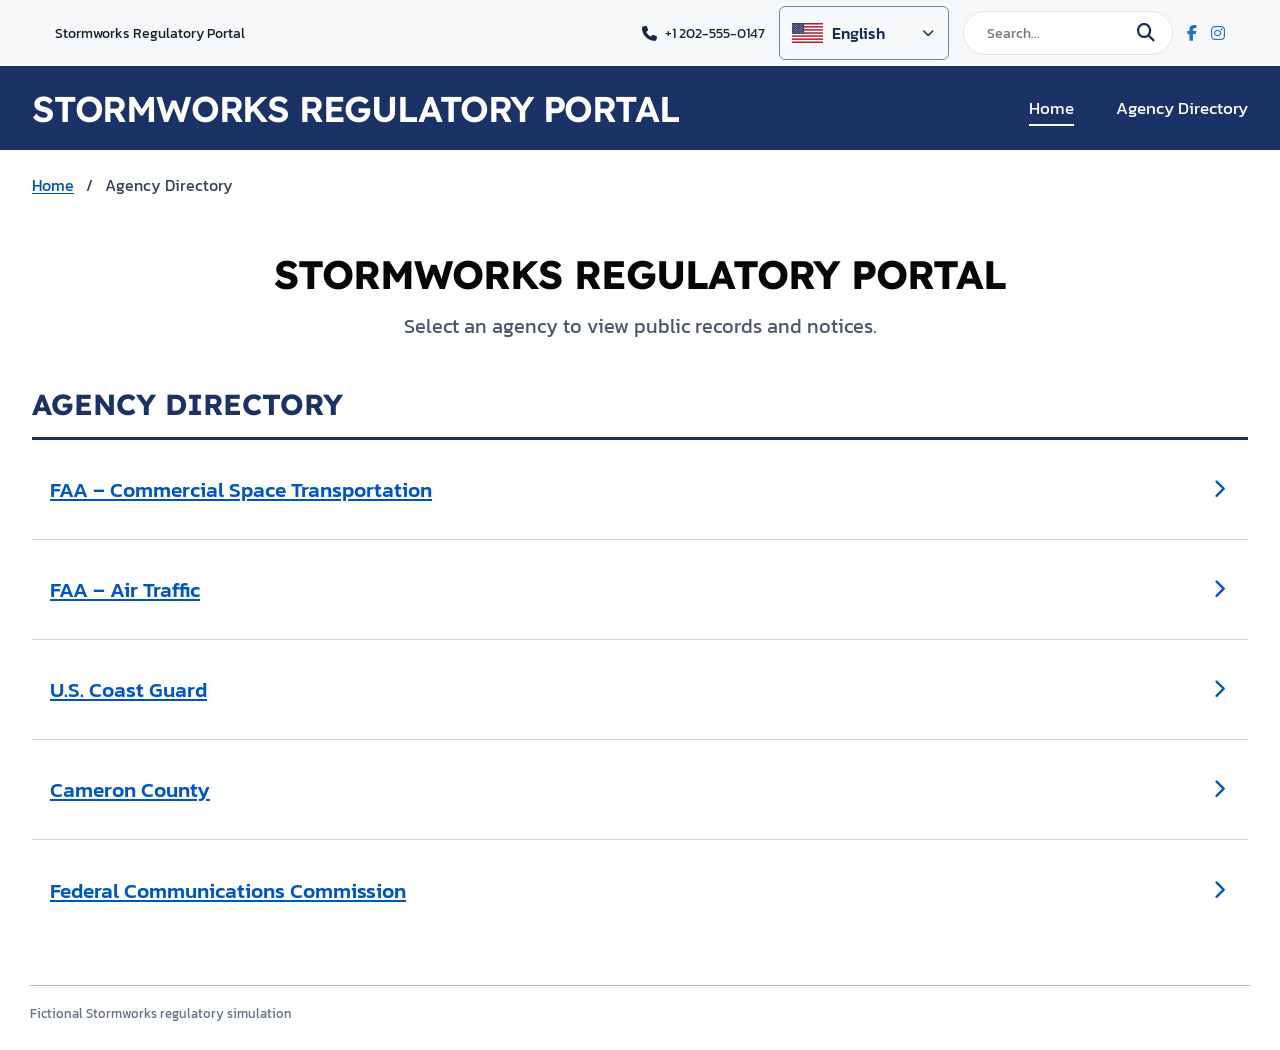
<file: index.html>
<!doctype html>
<html lang="en">
<head>
  <link rel="icon" type="image/svg+xml" href="assets/images/sr-favicon.svg?v=28">
  <link rel="icon" type="image/png" sizes="32x32" href="assets/images/sr-favicon-32.png?v=28">
  <link rel="shortcut icon" href="assets/images/favicon.ico?v=28">
  <link rel="apple-touch-icon" sizes="180x180" href="assets/images/sr-favicon-180.png?v=28">

  <meta charset="utf-8">
  <meta name="viewport" content="width=device-width, initial-scale=1">
  <title>Stormworks Regulatory Portal — Agency Directory</title>
  <link rel="preconnect" href="https://fonts.googleapis.com">
  <link rel="preconnect" href="https://fonts.gstatic.com" crossorigin>
  <link href="https://fonts.googleapis.com/css2?family=Kanit:wght@400;500;600&family=Lexend:wght@500;600;700&display=swap" rel="stylesheet">
  <link rel="stylesheet" href="https://cdnjs.cloudflare.com/ajax/libs/font-awesome/6.7.2/css/all.min.css">
  <link rel="stylesheet" href="assets/css/styles.css">
  <script defer src="assets/js/shared-header.js"></script>
</head>
<body class="portal-page">
  <div id="utility-header"></div>
  <header class="portal-masthead">
    <div class="portal-masthead-inner">
      <div class="portal-masthead-title">STORMWORKS REGULATORY PORTAL</div>
      <nav class="portal-masthead-nav" aria-label="Portal navigation">
        <a href="index.html" aria-current="page">Home</a>
        <a href="#agency-directory">Agency Directory</a>
      </nav>
    </div>
  </header>
  <main class="portal-container">
    <nav class="portal-breadcrumb" aria-label="Breadcrumb"><a href="index.html">Home</a><span aria-hidden="true">/</span>Agency Directory</nav>
    <div class="portal-intro">
      <h1>STORMWORKS REGULATORY PORTAL</h1>
      <p>Select an agency to view public records and notices.</p>
    </div>
    <section class="directory-section" aria-labelledby="directory-heading">
      <h2 id="directory-heading">AGENCY DIRECTORY</h2>
      <div id="agency-directory" class="agency-directory">
        <div class="agency-directory-item"><div><a href="pages/faa-licenses.html">FAA – Commercial Space Transportation</a></div><span aria-hidden="true" class="directory-chevron"><i class="fa-solid fa-chevron-right"></i></span></div>
        <div class="agency-directory-item"><div><a href="pages/tfr.html">FAA – Air Traffic</a></div><span aria-hidden="true" class="directory-chevron"><i class="fa-solid fa-chevron-right"></i></span></div>
        <div class="agency-directory-item"><div><a href="pages/agency.html?agency=uscg">U.S. Coast Guard</a></div><span aria-hidden="true" class="directory-chevron"><i class="fa-solid fa-chevron-right"></i></span></div>
        <div class="agency-directory-item"><div><a href="pages/cameron-county.html">Cameron County</a></div><span aria-hidden="true" class="directory-chevron"><i class="fa-solid fa-chevron-right"></i></span></div>
        <div class="agency-directory-item"><div><a href="pages/fcc-licenses.html">Federal Communications Commission</a></div><span aria-hidden="true" class="directory-chevron"><i class="fa-solid fa-chevron-right"></i></span></div>
      </div>
      <p id="directory-no-results" hidden>No agencies matched your search.</p>
    </section>
  </main>
  <footer class="portal-footer">Fictional Stormworks regulatory simulation</footer>
</body>
</html>
</file>
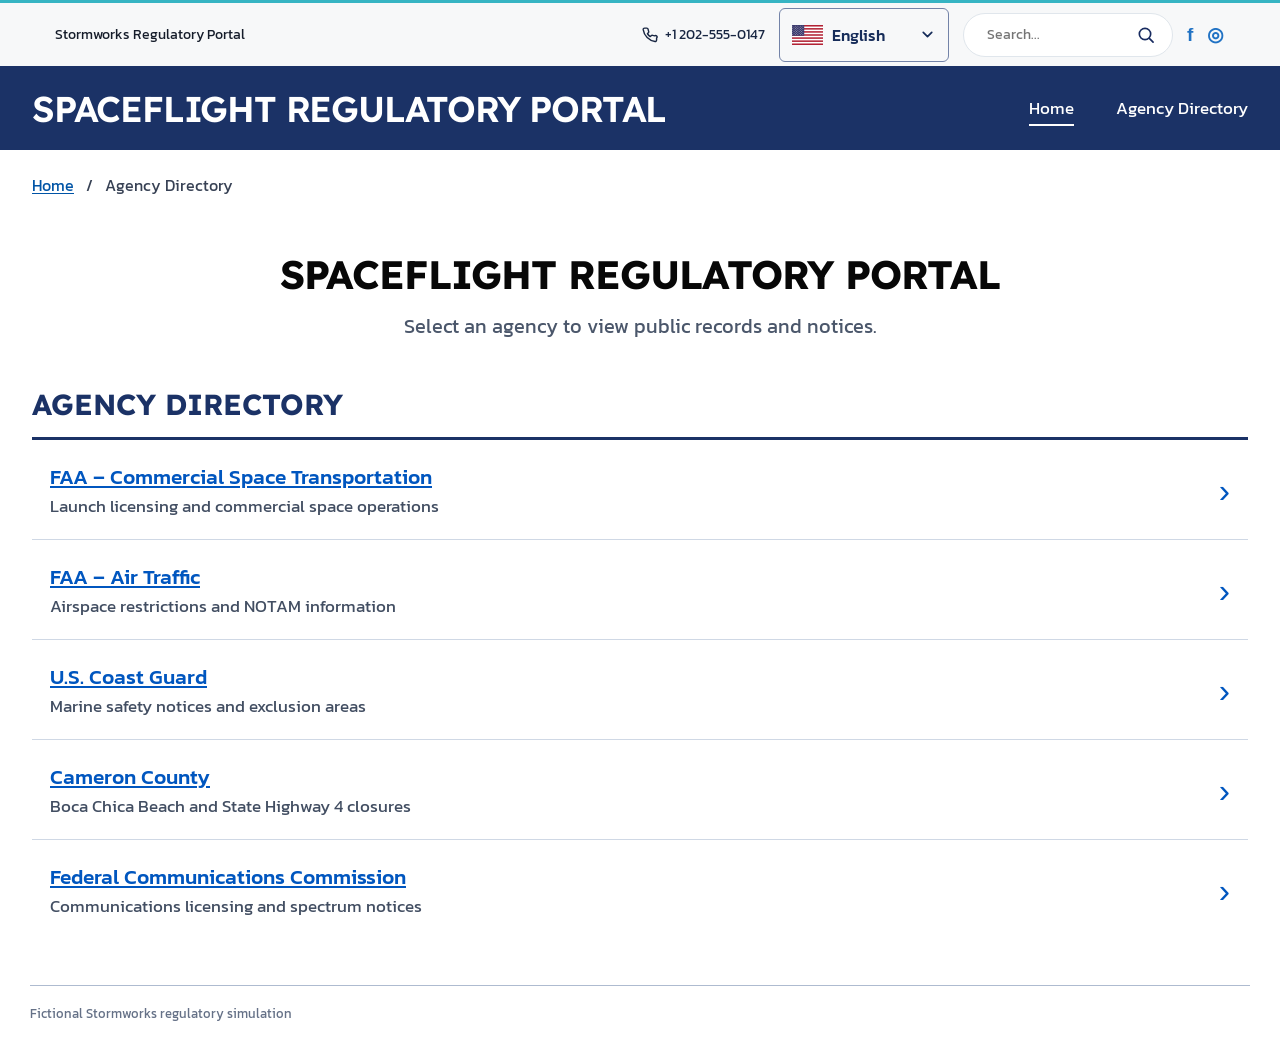
<file: Build1/index.html>
<!doctype html>
<html lang="en">
<head>
  <meta charset="utf-8">
  <meta name="viewport" content="width=device-width, initial-scale=1">
  <title>Spaceflight Regulatory Portal — Agency Directory</title>
  <link rel="preconnect" href="https://fonts.googleapis.com">
  <link rel="preconnect" href="https://fonts.gstatic.com" crossorigin>
  <link href="https://fonts.googleapis.com/css2?family=Kanit:wght@400;500;600&family=Lexend:wght@500;600;700&display=swap" rel="stylesheet">
  <link rel="stylesheet" href="assets/css/styles.css">
  <script defer src="assets/js/shared-header.js"></script>
</head>
<body class="portal-page">
  <div id="utility-header"></div>
  <header class="portal-masthead">
    <div class="portal-masthead-inner">
      <div class="portal-masthead-title">SPACEFLIGHT REGULATORY PORTAL</div>
      <nav class="portal-masthead-nav" aria-label="Portal navigation">
        <a href="index.html" aria-current="page">Home</a>
        <a href="#agency-directory">Agency Directory</a>
      </nav>
    </div>
  </header>
  <main class="portal-container">
    <nav class="portal-breadcrumb" aria-label="Breadcrumb"><a href="index.html">Home</a><span aria-hidden="true">/</span>Agency Directory</nav>
    <div class="portal-intro">
      <h1>SPACEFLIGHT REGULATORY PORTAL</h1>
      <p>Select an agency to view public records and notices.</p>
    </div>
    <section class="directory-section" aria-labelledby="directory-heading">
      <h2 id="directory-heading">AGENCY DIRECTORY</h2>
      <div id="agency-directory" class="agency-directory">
        <div class="agency-directory-item"><div><a href="pages/agency.html?agency=faacst">FAA – Commercial Space Transportation</a><p>Launch licensing and commercial space operations</p></div><span aria-hidden="true" class="directory-chevron">›</span></div>
        <div class="agency-directory-item"><div><a href="pages/agency.html?agency=faaair">FAA – Air Traffic</a><p>Airspace restrictions and NOTAM information</p></div><span aria-hidden="true" class="directory-chevron">›</span></div>
        <div class="agency-directory-item"><div><a href="pages/agency.html?agency=uscg">U.S. Coast Guard</a><p>Marine safety notices and exclusion areas</p></div><span aria-hidden="true" class="directory-chevron">›</span></div>
        <div class="agency-directory-item"><div><a href="pages/cameron-county.html">Cameron County</a><p>Boca Chica Beach and State Highway 4 closures</p></div><span aria-hidden="true" class="directory-chevron">›</span></div>
        <div class="agency-directory-item"><div><a href="pages/agency.html?agency=fcc">Federal Communications Commission</a><p>Communications licensing and spectrum notices</p></div><span aria-hidden="true" class="directory-chevron">›</span></div>
      </div>
      <p id="directory-no-results" hidden>No agencies matched your search.</p>
    </section>
  </main>
  <footer class="portal-footer">Fictional Stormworks regulatory simulation</footer>
</body>
</html>
</file>
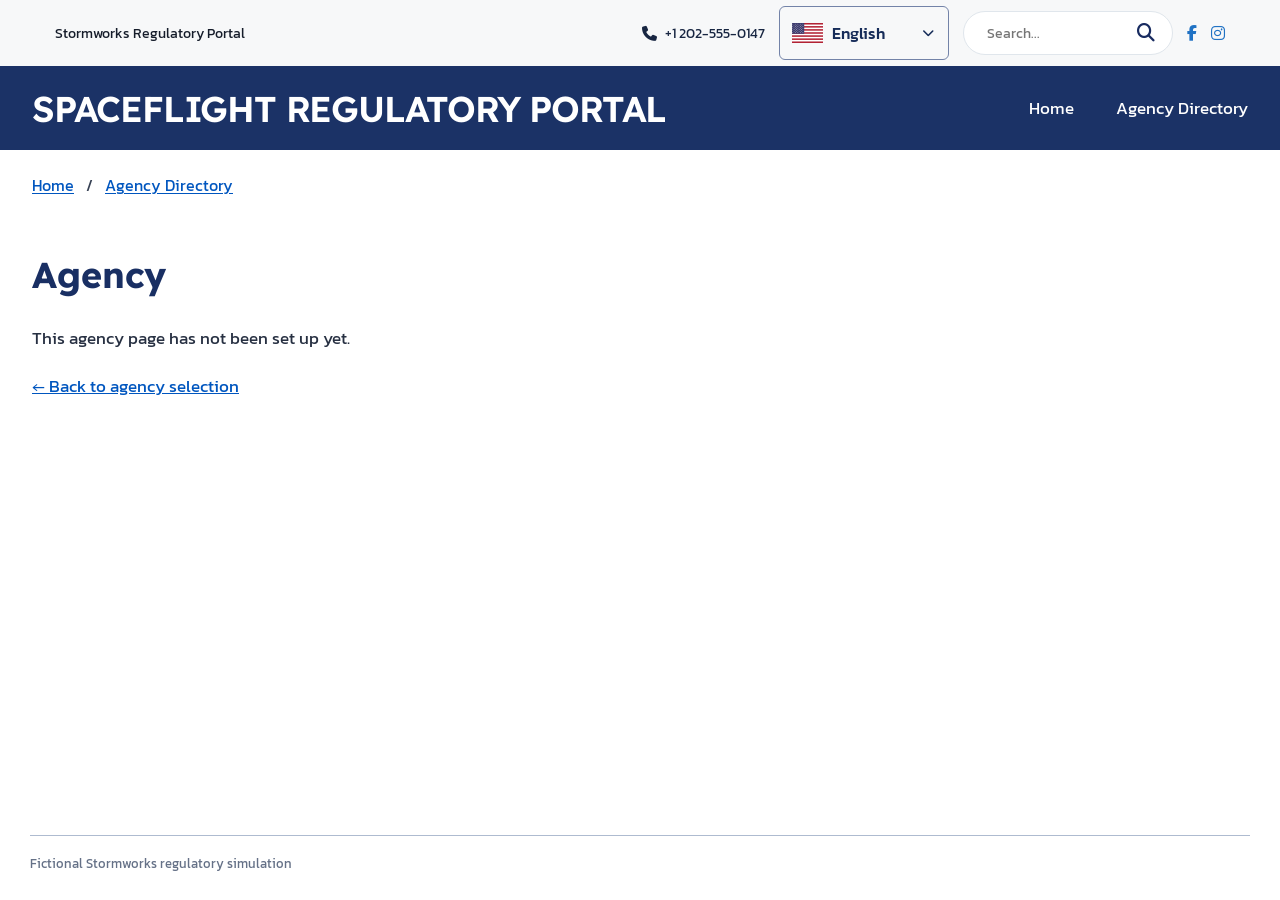
<file: pages/agency.html>
<!doctype html>
<html lang="en">
<head>
  <link rel="icon" type="image/svg+xml" href="../assets/images/sr-favicon.svg?v=28">
  <link rel="icon" type="image/png" sizes="32x32" href="../assets/images/sr-favicon-32.png?v=28">
  <link rel="shortcut icon" href="../assets/images/favicon.ico?v=28">
  <link rel="apple-touch-icon" sizes="180x180" href="../assets/images/sr-favicon-180.png?v=28">

  <meta charset="utf-8">
  <meta name="viewport" content="width=device-width, initial-scale=1">
  <title>Agency — Spaceflight Regulatory Portal (Simulation)</title>
  <link rel="preconnect" href="https://fonts.googleapis.com">
  <link rel="preconnect" href="https://fonts.gstatic.com" crossorigin>
  <link href="https://fonts.googleapis.com/css2?family=Kanit:wght@400;500;600&family=Lexend:wght@500;600;700&display=swap" rel="stylesheet">
  <link rel="stylesheet" href="https://cdnjs.cloudflare.com/ajax/libs/font-awesome/6.7.2/css/all.min.css">
  <link rel="stylesheet" href="../assets/css/styles.css">
  <script defer src="../assets/js/shared-header.js"></script>
</head>
<body class="agency-page">
  <div id="utility-header"></div>
  <header class="portal-masthead">
    <div class="portal-masthead-inner">
      <div class="portal-masthead-title">SPACEFLIGHT REGULATORY PORTAL</div>
      <nav class="portal-masthead-nav" aria-label="Portal navigation"><a href="../index.html">Home</a><a href="../index.html#agency-directory">Agency Directory</a></nav>
    </div>
  </header>
  <main class="agency-main">
    <nav class="portal-breadcrumb" aria-label="Breadcrumb"><a href="../index.html">Home</a><span aria-hidden="true">/</span><a href="../index.html#agency-directory">Agency Directory</a></nav>
    <h1 id="name">Agency</h1>
    <p>This agency page has not been set up yet.</p>
    <p><a href="../index.html">← Back to agency selection</a></p>
  </main>
  <footer class="portal-footer">Fictional Stormworks regulatory simulation</footer>
  <script>
    const names = {
      faacst: 'FAA — Commercial Space Transportation',
      faaair: 'FAA — Air Traffic',
      uscg: 'U.S. Coast Guard',
      fcc: 'Federal Communications Commission'
    };
    const key = new URLSearchParams(location.search).get('agency');
    if (key === 'faacst') { window.location.replace('faa-licenses.html'); }
    const name = names[key] || 'Agency';
    document.getElementById('name').textContent = name;
    document.title = name + ' — Simulation Portal';
  </script>
</body>
</html>
</file>
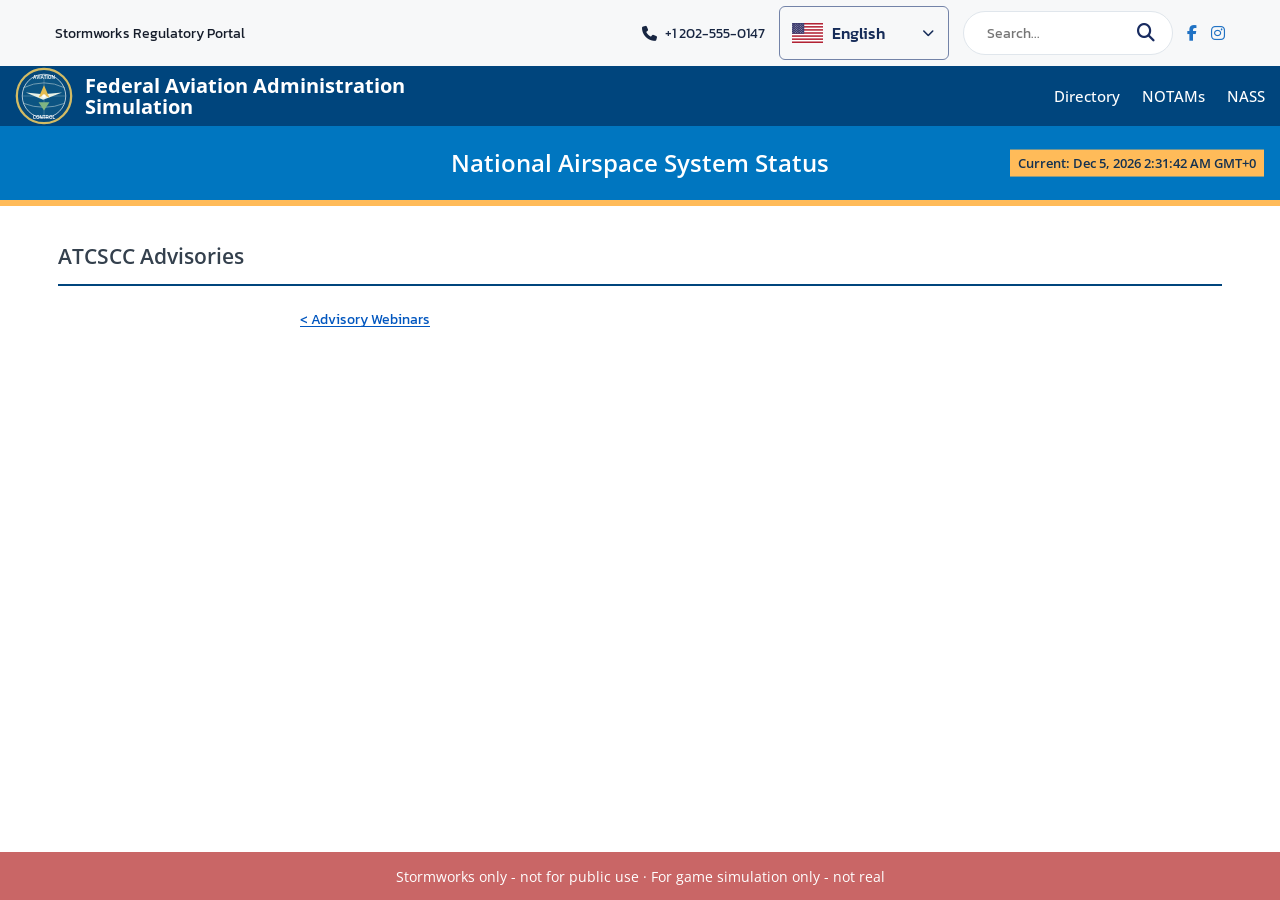
<file: pages/atcscc-webinar.html>
<!doctype html>
<html lang="en">
<head>
  <link rel="icon" type="image/svg+xml" href="../assets/images/sr-favicon.svg?v=28">
  <link rel="icon" type="image/png" sizes="32x32" href="../assets/images/sr-favicon-32.png?v=28">
  <link rel="shortcut icon" href="../assets/images/favicon.ico?v=28">
  <link rel="apple-touch-icon" sizes="180x180" href="../assets/images/sr-favicon-180.png?v=28">
  <meta charset="utf-8">
  <meta name="viewport" content="width=device-width, initial-scale=1">
  <title>ATCSCC Advisory | NASS</title>
  <link rel="preconnect" href="https://fonts.googleapis.com">
  <link rel="preconnect" href="https://fonts.gstatic.com" crossorigin>
  <link href="https://fonts.googleapis.com/css2?family=Inconsolata:wght@400;500;700&family=Kanit:wght@400;500;600&family=Lexend:wght@500;600;700&family=Open+Sans:wght@400;500;600;700&display=swap" rel="stylesheet">
  <link rel="stylesheet" href="https://cdnjs.cloudflare.com/ajax/libs/font-awesome/6.7.2/css/all.min.css">
  <link rel="stylesheet" href="../assets/css/styles.css">
  <script defer src="../assets/js/shared-header.js"></script>
  <script defer src="../assets/js/nass-clock.js"></script>
  <script defer src="../assets/js/atcscc-webinar.js"></script>
</head>
<body class="nass-page">
  <div id="utility-header"></div>
  <header class="faa-header">
    <div class="faa-brand">
      <img src="../assets/images/faa-insignia.svg" alt="" class="faa-insignia">
      <span class="agency-brand-label">Federal Aviation Administration<br>Simulation</span>
    </div>
    <nav class="faa-header-nav" aria-label="FAA navigation">
      <a href="../index.html">Directory</a>
      <a href="tfr.html">NOTAMs</a>
      <a href="nass.html" aria-current="page">NASS</a>
    </nav>
  </header>

  <!-- NAS Status title strip: static, no menu links -->
  <div class="nass-title-strip">
    <h1>National Airspace System Status</h1>
    <time id="nass-utc-clock" class="nass-utc-clock" aria-label="Current UTC time">Current: -- UTC+0</time>
  </div>

<main class="nass-main atcscc-webinar-main">
  <h2>ATCSCC Advisories</h2>
  <div class="nass-separator"></div>
  <div class="atcscc-webinar-wrap">
    <div class="atcscc-webinar-back"><a href="nass.html">&lt; Advisory Webinars</a></div>
    <article id="atcscc-webinar-document" class="atcscc-webinar-document" aria-label="ATCSCC Operations Plan" hidden>
      <div id="atcscc-webinar-header-title" class="atcscc-webinar-head">ATCSCC Advisory</div>
      <div id="atcscc-webinar-title" class="atcscc-webinar-subhead"></div>
      <div class="atcscc-webinar-rawline"><strong>RAW TEXT:</strong><span>EVENT TIME: <span id="atcscc-webinar-event-time"></span> - AND LATER</span></div>
      <hr class="atcscc-webinar-rule">
      <div id="atcscc-webinar-description" class="atcscc-webinar-text"></div>
      <hr class="atcscc-webinar-rule">
      <div id="atcscc-webinar-operations" class="atcscc-webinar-text"></div>
      <hr class="atcscc-webinar-rule">
      <div class="atcscc-webinar-next-title">NEXT PLANNING WEBINAR: <span id="atcscc-webinar-next-time"></span></div>
      <div id="atcscc-webinar-next-text" class="atcscc-webinar-text atcscc-webinar-next-text"></div>
      <hr class="atcscc-webinar-rule">
    </article>
  </div>
</main>
  <footer class="tfr-footer">Stormworks only - not for public use · For game simulation only - not real</footer>
</body>
</html>
</file>
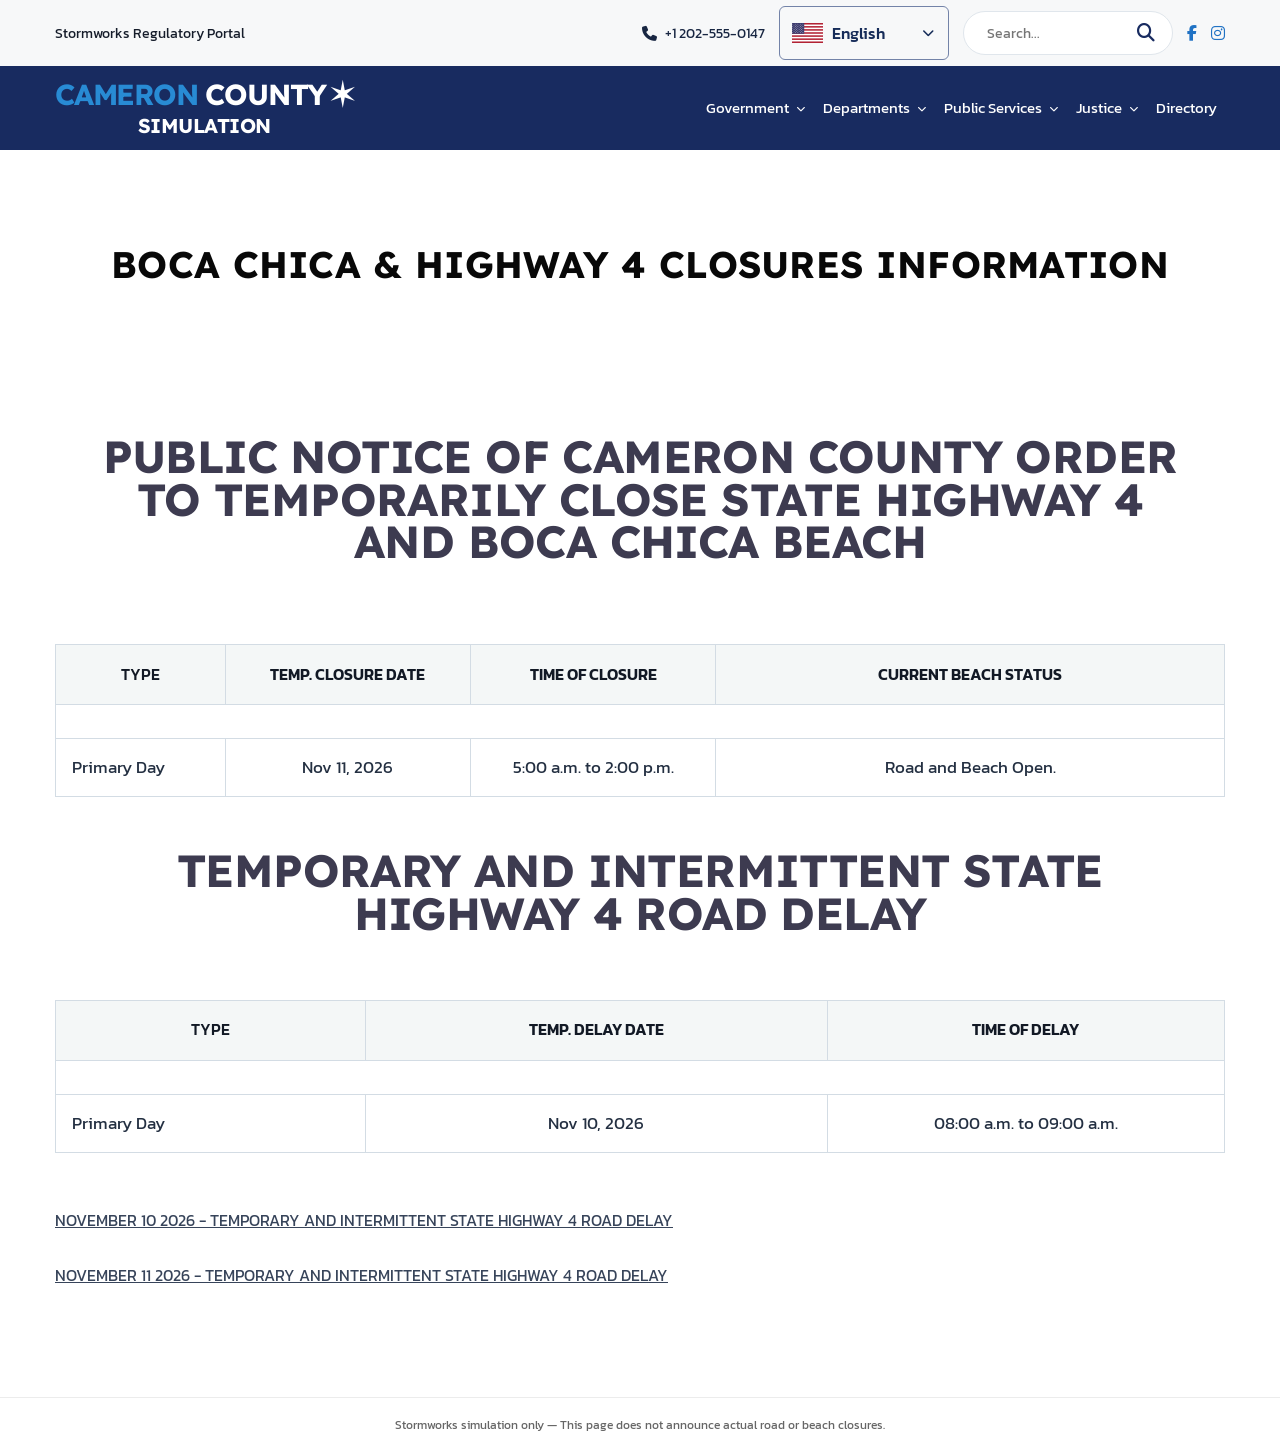
<file: pages/cameron-county.html>
<!doctype html>
<html lang="en">
<head>
  <link rel="icon" type="image/svg+xml" href="../assets/images/sr-favicon.svg?v=28">
  <link rel="icon" type="image/png" sizes="32x32" href="../assets/images/sr-favicon-32.png?v=28">
  <link rel="shortcut icon" href="../assets/images/favicon.ico?v=28">
  <link rel="apple-touch-icon" sizes="180x180" href="../assets/images/sr-favicon-180.png?v=28">

  <meta charset="utf-8">
  <meta name="viewport" content="width=device-width, initial-scale=1">
  <title>Boca Chica &amp; Highway 4 Closures — Cameron County (Simulation)</title>
  <link rel="preconnect" href="https://fonts.googleapis.com">
  <link rel="preconnect" href="https://fonts.gstatic.com" crossorigin>
  <link href="https://fonts.googleapis.com/css2?family=Kanit:wght@400;500;600&family=Lexend:wght@700&display=swap" rel="stylesheet">
  <link rel="stylesheet" href="https://cdnjs.cloudflare.com/ajax/libs/font-awesome/6.7.2/css/all.min.css">
  <link rel="stylesheet" href="../assets/css/styles.css">
  <script defer src="../assets/js/shared-header.js"></script>
  <script defer src="../data/records.js"></script>
  <script defer src="../assets/js/site.js"></script>
</head>
<body class="county-page">
  <div id="utility-header"></div>
  <header class="county-header">
    <div class="county-header-inner">
      <div class="county-logo"><div class="county-name-line"><span>CAMERON</span> COUNTY<span class="logo-star">✶</span></div><div class="county-simulation-line">SIMULATION</div></div>
      <nav class="county-nav" aria-label="County navigation">
        <span class="county-nav-label">Government <i class="fa-solid fa-chevron-down county-nav-icon" aria-hidden="true"></i></span>
        <span class="county-nav-label">Departments <i class="fa-solid fa-chevron-down county-nav-icon" aria-hidden="true"></i></span>
        <span class="county-nav-label">Public Services <i class="fa-solid fa-chevron-down county-nav-icon" aria-hidden="true"></i></span>
        <span class="county-nav-label">Justice <i class="fa-solid fa-chevron-down county-nav-icon" aria-hidden="true"></i></span>
        <a class="county-nav-directory" href="../index.html">Directory</a>
      </nav>
    </div>
  </header>
  <main class="county-main">
    <h1>BOCA CHICA &amp; HIGHWAY 4 CLOSURES INFORMATION</h1>

    <section aria-labelledby="closure-heading">
      <h2 id="closure-heading" class="section-heading">PUBLIC NOTICE OF CAMERON COUNTY ORDER<br class="desktop-break"> TO TEMPORARILY CLOSE STATE HIGHWAY 4<br class="desktop-break"> AND BOCA CHICA BEACH</h2>
      <div class="table-scroll">
        <table class="notice-table closure-table">
          <thead>
            <tr><th>TYPE</th><th>TEMP. CLOSURE DATE</th><th>TIME OF CLOSURE</th><th>CURRENT BEACH STATUS</th></tr>
            <tr class="table-spacer" aria-hidden="true"><th colspan="4"></th></tr>
          </thead>
          <tbody id="closure-rows"><tr><td colspan="4">Loading closure information…</td></tr></tbody>
        </table>
      </div>
    </section>

    <section aria-labelledby="delay-heading">
      <h2 id="delay-heading" class="section-heading delay-heading">TEMPORARY AND INTERMITTENT STATE<br class="desktop-break"> HIGHWAY 4 ROAD DELAY</h2>
      <div class="table-scroll">
        <table class="notice-table delay-table">
          <thead><tr><th>TYPE</th><th>TEMP. DELAY DATE</th><th>TIME OF DELAY</th></tr><tr class="table-spacer" aria-hidden="true"><th colspan="3"></th></tr></thead>
          <tbody id="delay-rows"><tr><td colspan="3">Loading delay information…</td></tr></tbody>
        </table>
      </div>
    </section>

    <section class="orders-section" aria-label="County orders and public notices">
      <div id="order-links">Loading orders…</div>
    </section>
  </main>
  <footer class="county-footer">Stormworks simulation only — This page does not announce actual road or beach closures.</footer>
</body>
</html>
</file>
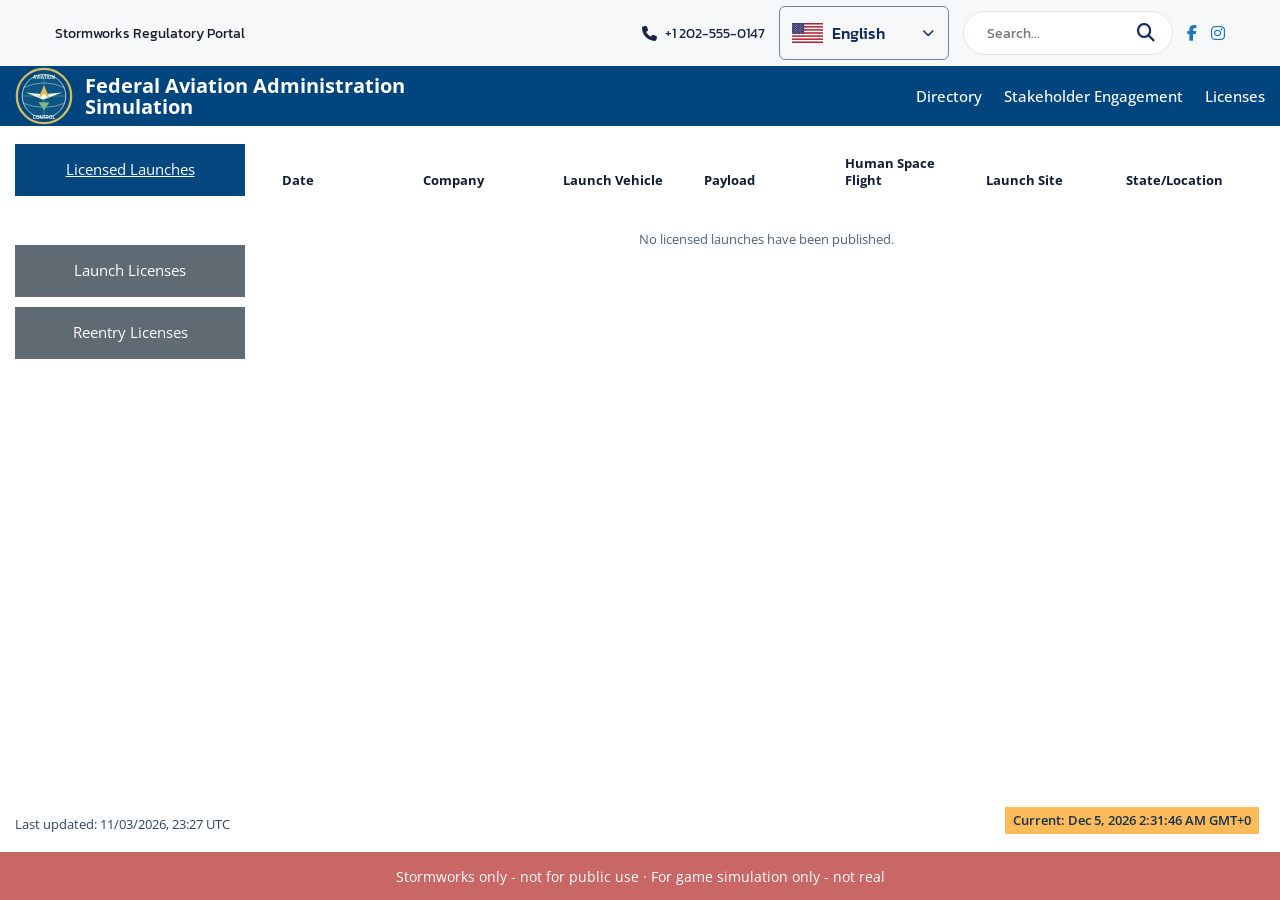
<file: pages/faa-cst.html>
<!doctype html>
<html lang="en"><head><meta charset="utf-8"><meta name="viewport" content="width=device-width, initial-scale=1">
<title>FAA Commercial Space Transportation (Simulation)</title>
<meta http-equiv="refresh" content="0; url=faa-licenses.html">
<script>location.replace('faa-licenses.html');</script></head>
<body><p><a href="faa-licenses.html">Continue to FAA Licenses</a></p></body></html>
</file>
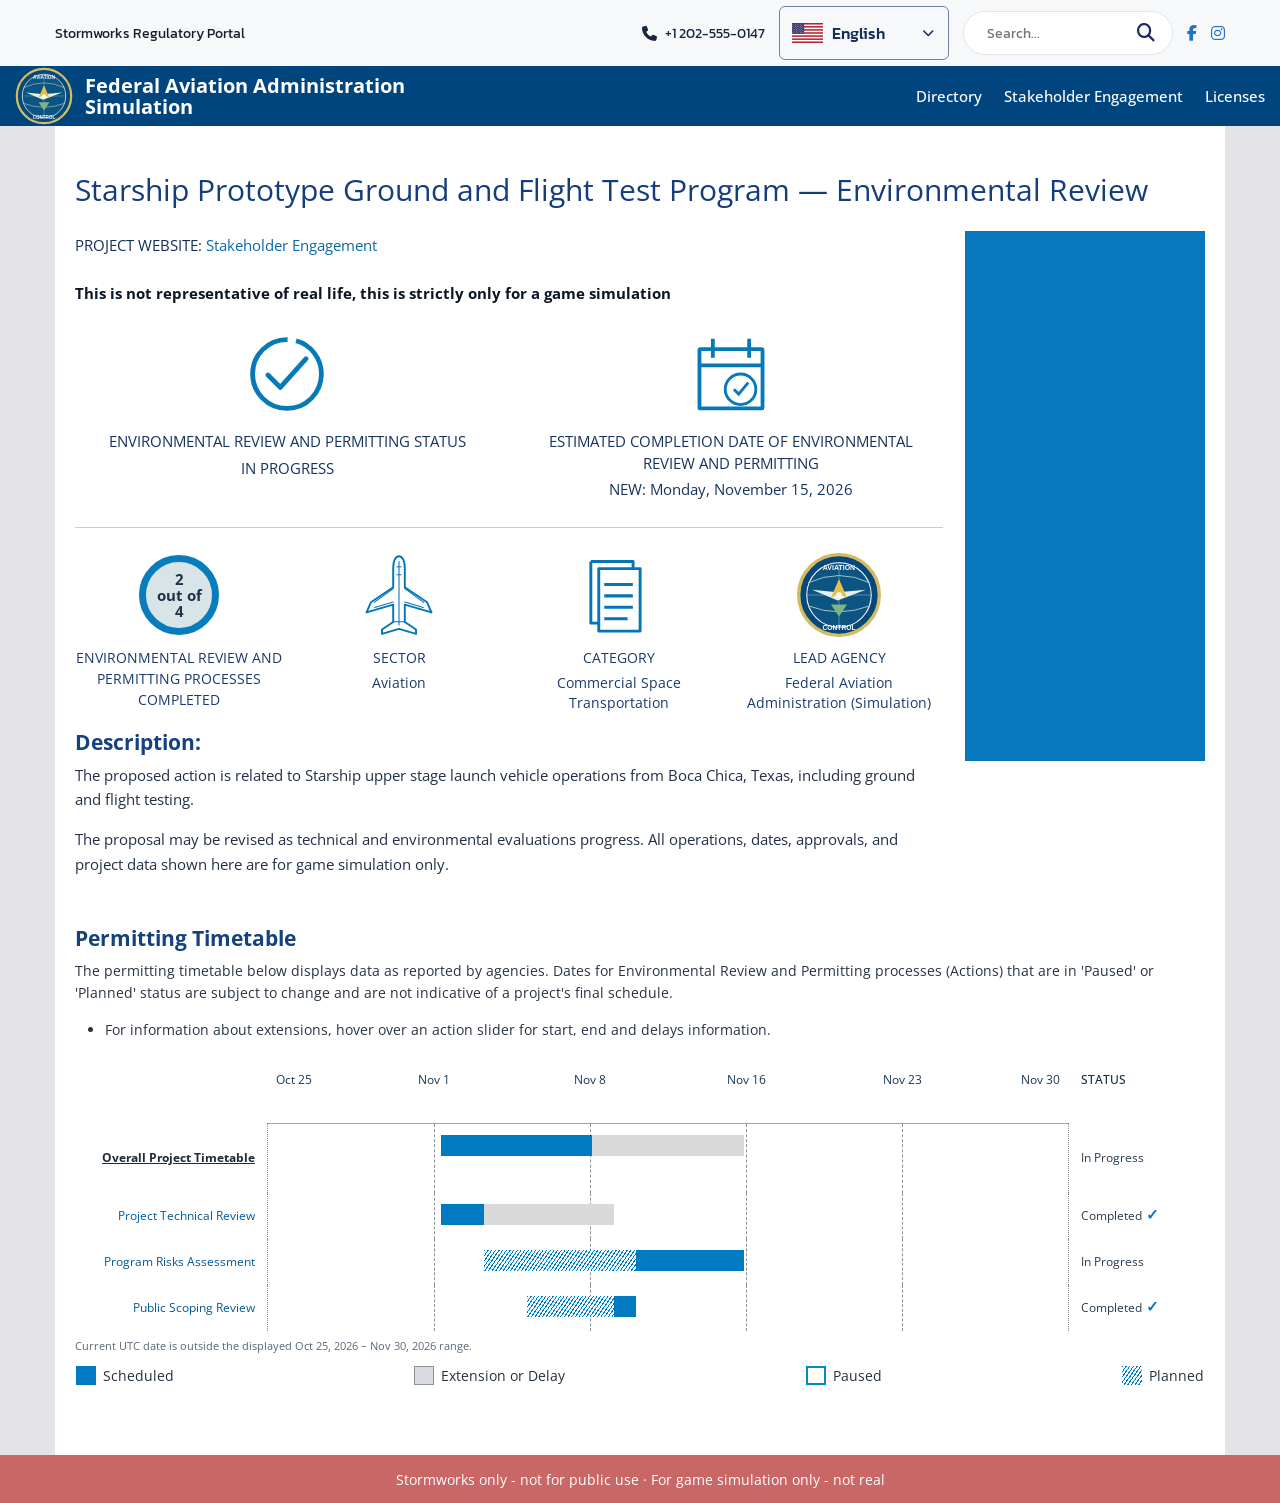
<file: pages/faa-environmental-project-001.html>
<!doctype html>
<html lang="en">
<head>
  <meta charset="utf-8">
  <meta name="viewport" content="width=device-width, initial-scale=1">
  <title>Environmental Project — FAA Commercial Space Transportation Simulation</title>
  <link rel="icon" type="image/svg+xml" href="../assets/images/sr-favicon.svg?v=28">
  <link rel="icon" type="image/png" sizes="32x32" href="../assets/images/sr-favicon-32.png?v=28">
  <link rel="shortcut icon" href="../assets/images/favicon.ico?v=28">
  <link rel="preconnect" href="https://fonts.googleapis.com">
  <link rel="preconnect" href="https://fonts.gstatic.com" crossorigin>
  <link href="https://fonts.googleapis.com/css2?family=Kanit:wght@400;500;600&amp;family=Open+Sans:wght@400;500;600;700&amp;display=swap" rel="stylesheet">
  <link rel="stylesheet" href="https://cdnjs.cloudflare.com/ajax/libs/font-awesome/6.7.2/css/all.min.css">
  <link rel="stylesheet" href="../assets/css/styles.css">
  <script defer src="../assets/js/shared-header.js"></script>
  <script defer src="../assets/js/faa-environmental-project.js"></script>
</head>
<body class="faa-cst-page faa-env-project-page">
  <div id="utility-header"></div>
  <header class="faa-header">
    <div class="faa-brand">
      <img src="../assets/images/faa-insignia.svg" alt="" class="faa-insignia">
      <span class="agency-brand-label">Federal Aviation Administration<br>Simulation</span>
    </div>
    <nav class="faa-header-nav" aria-label="FAA Commercial Space Transportation navigation">
      <a href="../index.html">Directory</a>
      <a href="faa-stakeholder-engagement.html">Stakeholder Engagement</a>
      <a href="faa-licenses.html">Licenses</a>
    </nav>
  </header>

  <main class="faa-env-main" aria-label="Environmental review project details">
    <p id="faa-env-load-error" class="faa-env-error" hidden>Project information has not been published.</p>
    <div id="faa-env-project-content" hidden>
      <h1 id="faa-env-title"></h1>
      <div class="faa-env-layout">
        <section class="faa-env-left" aria-label="Environmental review and permitting information">
          <p class="faa-env-website"><strong>PROJECT WEBSITE:</strong> <a id="faa-env-site-link" href="faa-stakeholder-engagement.html">Stakeholder Engagement</a></p>
          <p class="faa-env-intro">This is not representative of real life, this is strictly only for a game simulation</p>

          <div class="faa-env-primary-stats">
            <div class="faa-env-primary-stat">
              <span class="faa-env-stat-icon" aria-hidden="true">
                <svg viewBox="0 0 90 90" width="86" height="86"><circle cx="45" cy="45" r="36" stroke="currentColor" fill="none" stroke-width="5" stroke-dasharray="170 9"/><path d="M25 46l13 13 27-30" fill="none" stroke="currentColor" stroke-width="5" stroke-linecap="round" stroke-linejoin="round"/></svg>
              </span>
              <span class="faa-env-stat-label">ENVIRONMENTAL REVIEW AND PERMITTING STATUS</span>
              <span class="faa-env-stat-value" id="faa-env-status"></span>
            </div>
            <div class="faa-env-primary-stat">
              <span class="faa-env-stat-icon" aria-hidden="true">
                <svg viewBox="0 0 90 90" width="86" height="86"><rect x="12" y="19" width="66" height="62" rx="1" stroke="currentColor" fill="none" stroke-width="4"/><path d="M12 36h66M26 8v20M64 8v20" stroke="currentColor" stroke-width="4"/><circle cx="55" cy="61" r="16" fill="white" stroke="currentColor" stroke-width="3"/><path d="M48 61l5 5 10-12" fill="none" stroke="currentColor" stroke-width="3"/></svg>
              </span>
              <span class="faa-env-stat-label">ESTIMATED COMPLETION DATE OF ENVIRONMENTAL REVIEW AND PERMITTING</span>
              <span class="faa-env-stat-value" id="faa-env-completion"></span>
            </div>
          </div>

          <div class="faa-env-secondary-stats">
            <div class="faa-env-secondary-stat">
              <div class="faa-env-progress" id="faa-env-progress" aria-label="Processes completed"></div>
              <span class="faa-env-secondary-label">ENVIRONMENTAL REVIEW AND PERMITTING PROCESSES COMPLETED</span>
            </div>
            <div class="faa-env-secondary-stat">
              <span class="faa-env-secondary-icon" aria-hidden="true"><svg class="faa-env-detail-icon" viewBox="0 0 100 100" width="88" height="88" fill="none" xmlns="http://www.w3.org/2000/svg" aria-hidden="true">
                <path d="M50 6c-4.2 0-6.6 5.9-6.6 13.1v22.1L18.1 58.3l-5 11.5 30.3-8.8v19.6l-12.7 8.6v5l19.3-5.7 19.3 5.7v-5l-12.7-8.6V61l30.3 8.8-5-11.5-25.3-17.1V19.1C56.6 11.9 54.2 6 50 6Z" stroke="currentColor" stroke-width="2.2" stroke-linejoin="round"/>
                <path d="M50 12v72M43.4 42.7 22 58.4m34.6-15.7L78 58.4M43.4 58l-21 6.2m34.2-6.2 21 6.2M44 80.5h12" stroke="currentColor" stroke-width="1.2" stroke-linecap="round"/>
                <path d="M47.1 18h5.8M47.1 27h5.8" stroke="currentColor" stroke-width="1.1"/>
              </svg></span>
              <span class="faa-env-secondary-label">SECTOR</span>
              <span class="faa-env-secondary-value" id="faa-env-sector"></span>
            </div>
            <div class="faa-env-secondary-stat">
              <span class="faa-env-secondary-icon" aria-hidden="true"><svg class="faa-env-detail-icon" viewBox="0 0 100 100" width="88" height="88" fill="none" xmlns="http://www.w3.org/2000/svg" aria-hidden="true">
                <path d="M27 20H74V91H27V20Z" stroke="currentColor" stroke-width="3.3" stroke-linejoin="round"/>
                <path d="M18 12H66V20M18 12V82H27" stroke="currentColor" stroke-width="3.3" stroke-linejoin="round"/>
                <path d="M35 38H64M35 51H64M35 64H64M35 77H58" stroke="currentColor" stroke-width="3.5" stroke-linecap="square"/>
              </svg></span>
              <span class="faa-env-secondary-label">CATEGORY</span>
              <span class="faa-env-secondary-value" id="faa-env-category"></span>
            </div>
            <div class="faa-env-secondary-stat">
              <span class="faa-env-secondary-icon faa-env-agency-mark"><img src="../assets/images/faa-insignia.svg" alt="Simulation aviation emblem" width="86" height="86"></span>
              <span class="faa-env-secondary-label">LEAD AGENCY</span>
              <span class="faa-env-secondary-value" id="faa-env-agency"></span>
            </div>
          </div>
          <section class="faa-env-description" aria-label="Project description">
            <h2>Description:</h2>
            <div id="faa-env-description-text"></div>
          </section>
          <section class="faa-env-related" id="faa-env-related" hidden>
            <h2>Related Environmental Projects</h2>
            <div id="faa-env-related-links"></div>
          </section>
        </section>
        <aside class="faa-env-blue-sidebar" aria-label="Blue project information panel">
          <!-- Intentionally empty blue panel; no map, contact or address information. -->
        </aside>
      </div>
          <section class="faa-env-timetable" id="faa-env-timetable" aria-label="Permitting timetable" hidden>
            <h2>Permitting Timetable</h2>
            <p class="faa-env-timetable-lead">The permitting timetable below displays data as reported by agencies. Dates for Environmental Review and Permitting processes (Actions) that are in 'Paused' or 'Planned' status are subject to change and are not indicative of a project's final schedule.</p>
            <ul class="faa-env-timetable-guidance"><li>For information about extensions, hover over an action slider for start, end and delays information.</li></ul>
            <div class="faa-env-timetable-scroll" tabindex="0" aria-label="Scrollable permitting timeline">
              <div id="faa-env-timetable-chart" class="faa-env-timetable-chart"></div>
            </div>
            <p id="faa-env-timetable-note" class="faa-env-timetable-note" aria-live="polite"></p>
            <div class="faa-env-timetable-legend" aria-label="Timetable status legend">
              <span><i class="faa-env-swatch faa-env-swatch-scheduled" aria-hidden="true"></i> Scheduled</span>
              <span><i class="faa-env-swatch faa-env-swatch-extension" aria-hidden="true"></i> Extension or Delay</span>
              <span><i class="faa-env-swatch faa-env-swatch-paused" aria-hidden="true"></i> Paused</span>
              <span><i class="faa-env-swatch faa-env-swatch-planned" aria-hidden="true"></i> Planned</span>
            </div>
          </section>
    </div>
  </main>
  <footer class="tfr-footer">Stormworks only - not for public use · For game simulation only - not real</footer>
</body>
</html>
</file>
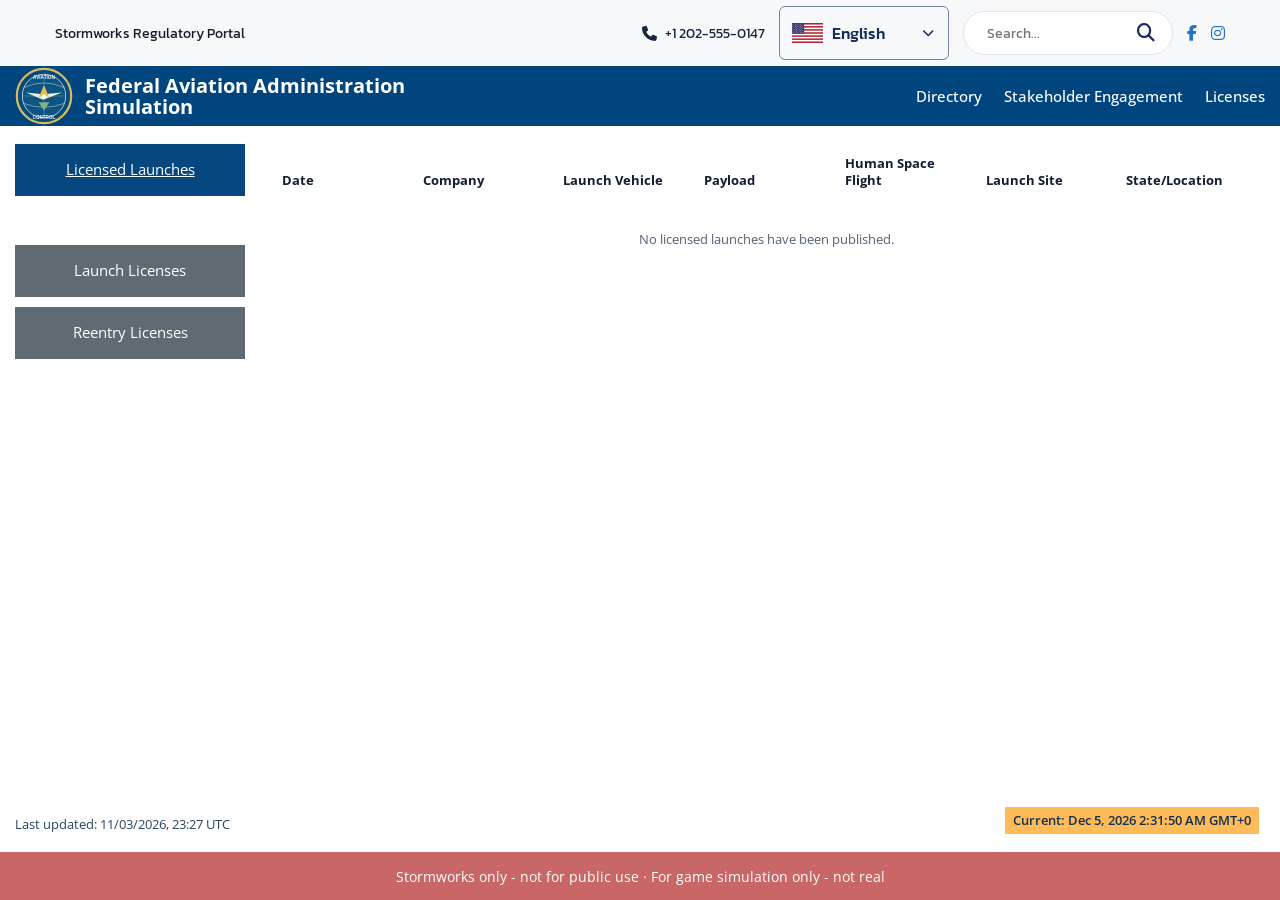
<file: pages/faa-licenses.html>
<!doctype html>
<html lang="en">
<head>
  <meta charset="utf-8">
  <meta name="viewport" content="width=device-width, initial-scale=1">
  <title>Licenses — FAA Commercial Space Transportation (Simulation)</title>
  <link rel="icon" type="image/svg+xml" href="../assets/images/sr-favicon.svg?v=28">
  <link rel="icon" type="image/png" sizes="32x32" href="../assets/images/sr-favicon-32.png?v=28">
  <link rel="shortcut icon" href="../assets/images/favicon.ico?v=28">
  <link rel="apple-touch-icon" sizes="180x180" href="../assets/images/sr-favicon-180.png?v=28">
  <link rel="preconnect" href="https://fonts.googleapis.com">
  <link rel="preconnect" href="https://fonts.gstatic.com" crossorigin>
  <link href="https://fonts.googleapis.com/css2?family=Kanit:wght@400;500;600&amp;family=Open+Sans:wght@400;500;600;700&amp;display=swap" rel="stylesheet">
  <link rel="stylesheet" href="https://cdnjs.cloudflare.com/ajax/libs/font-awesome/6.7.2/css/all.min.css">
  <link rel="stylesheet" href="../assets/css/styles.css">
  <script defer src="../assets/js/shared-header.js"></script>
  <script defer src="../assets/js/nass-clock.js"></script>
  <script defer src="../data/faa-license-records.js"></script>
  <script defer src="../assets/js/faa-license-registry.js"></script>
</head>
<body class="faa-cst-page faa-license-page">
  <div id="utility-header"></div>
  <header class="faa-header">
    <div class="faa-brand">
      <img src="../assets/images/faa-insignia.svg" alt="" class="faa-insignia">
      <span class="agency-brand-label">Federal Aviation Administration<br>Simulation</span>
    </div>
    <nav class="faa-header-nav" aria-label="FAA Commercial Space Transportation navigation">
      <a href="../index.html">Directory</a>
      <a href="faa-stakeholder-engagement.html">Stakeholder Engagement</a>
      <a href="faa-licenses.html" aria-current="page">Licenses</a>
    </nav>
  </header>
  <main class="faa-lic-main" aria-label="FAA commercial space license and launch data">
    <div class="faa-lic-grid">
      <aside class="faa-lic-sidebar" aria-label="License database categories">
        <nav class="faa-lic-tabs" aria-label="License database views">
          <button type="button" class="faa-lic-tab is-active" data-view="licensedLaunches" aria-pressed="true">Licensed Launches</button>
          <div class="faa-lic-tab-gap" aria-hidden="true"></div>
          <button type="button" class="faa-lic-tab" data-view="launchLicenses" aria-pressed="false">Launch Licenses</button>
          <button type="button" class="faa-lic-tab" data-view="reentryLicenses" aria-pressed="false">Reentry Licenses</button>
        </nav>
      </aside>
      <section class="faa-lic-content" aria-label="Selected database table">
        <div class="faa-lic-table-scroll">
          <table class="faa-lic-table" aria-label="Licensed Launches">
            <thead id="faa-lic-head"></thead>
            <tbody id="faa-lic-body"></tbody>
          </table>
        </div>
      </section>
    </div>
    <div class="faa-lic-bottom">
      <div class="faa-lic-last-updated" id="faa-lic-last-updated">Last updated: —</div>
      <time class="faa-lic-utc-clock" id="nass-utc-clock" aria-label="Current UTC time">Current: — GMT+0</time>
    </div>
  </main>
  <footer class="tfr-footer">Stormworks only - not for public use · For game simulation only - not real</footer>
</body>
</html>
</file>
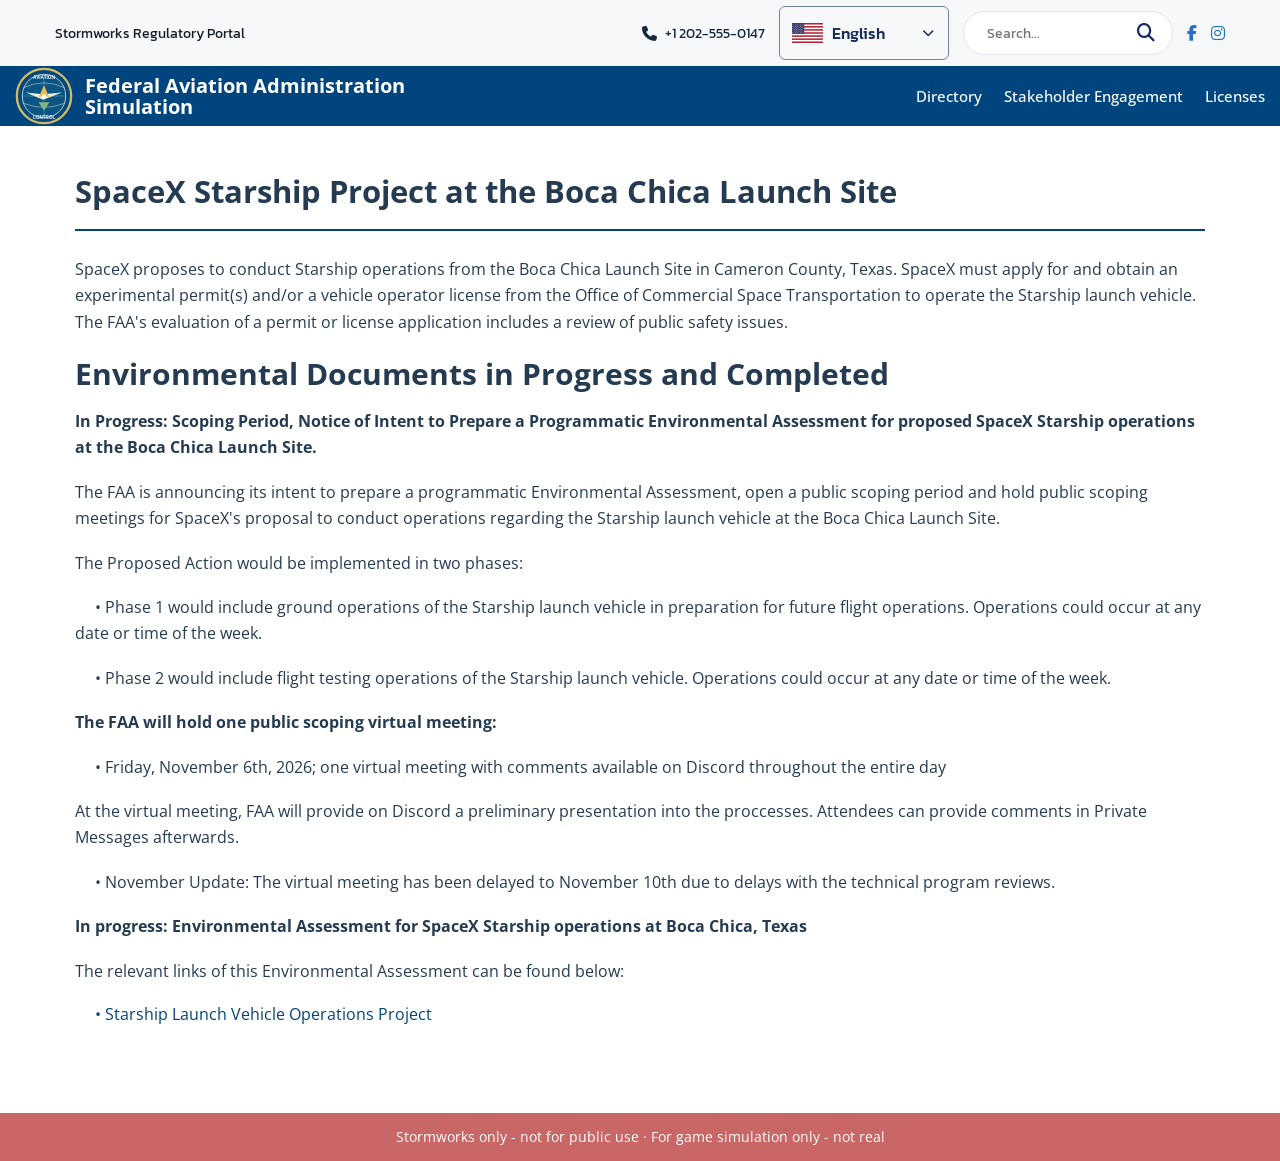
<file: pages/faa-stakeholder-engagement.html>
<!doctype html>
<html lang="en">
<head>
  <meta charset="utf-8">
  <meta name="viewport" content="width=device-width, initial-scale=1">
  <title>Stakeholder Engagement — FAA Commercial Space Transportation (Simulation)</title>
  <link rel="icon" type="image/svg+xml" href="../assets/images/sr-favicon.svg?v=28">
  <link rel="icon" type="image/png" sizes="32x32" href="../assets/images/sr-favicon-32.png?v=28">
  <link rel="shortcut icon" href="../assets/images/favicon.ico?v=28">
  <link rel="apple-touch-icon" sizes="180x180" href="../assets/images/sr-favicon-180.png?v=28">
  <link rel="preconnect" href="https://fonts.googleapis.com">
  <link rel="preconnect" href="https://fonts.gstatic.com" crossorigin>
  <link href="https://fonts.googleapis.com/css2?family=Kanit:wght@400;500;600&amp;family=Open+Sans:wght@400;500;600;700&amp;display=swap" rel="stylesheet">
  <link rel="stylesheet" href="https://cdnjs.cloudflare.com/ajax/libs/font-awesome/6.7.2/css/all.min.css">
  <link rel="stylesheet" href="../assets/css/styles.css">
  <script defer src="../assets/js/shared-header.js"></script>
  <script defer src="../data/faa-stakeholder-engagement.js"></script>
  <script defer src="../assets/js/faa-modular-page.js"></script>
</head>
<body class="faa-cst-page faa-stakeholder-page">
  <div id="utility-header"></div>
  <header class="faa-header">
    <div class="faa-brand">
      <img src="../assets/images/faa-insignia.svg" alt="" class="faa-insignia">
      <span class="agency-brand-label">Federal Aviation Administration<br>Simulation</span>
    </div>
    <nav class="faa-header-nav" aria-label="FAA Commercial Space Transportation navigation">
      <a href="../index.html">Directory</a>
      <a href="faa-stakeholder-engagement.html" aria-current="page">Stakeholder Engagement</a>
      <a href="faa-licenses.html">Licenses</a>
    </nav>
  </header>
  <main class="faa-cst-main">
    <h1>SpaceX Starship Project at the Boca Chica Launch Site</h1>
    <div class="faa-cst-rule" aria-hidden="true"></div>
    <p class="faa-cst-empty" id="faa-modular-unpublished">No stakeholder engagement information has been published.</p>
    <section class="faa-modular-content" id="faa-modular-content" aria-label="Published stakeholder engagement information" hidden></section>
  </main>
  <footer class="tfr-footer">Stormworks only - not for public use · For game simulation only - not real</footer>
</body>
</html>
</file>
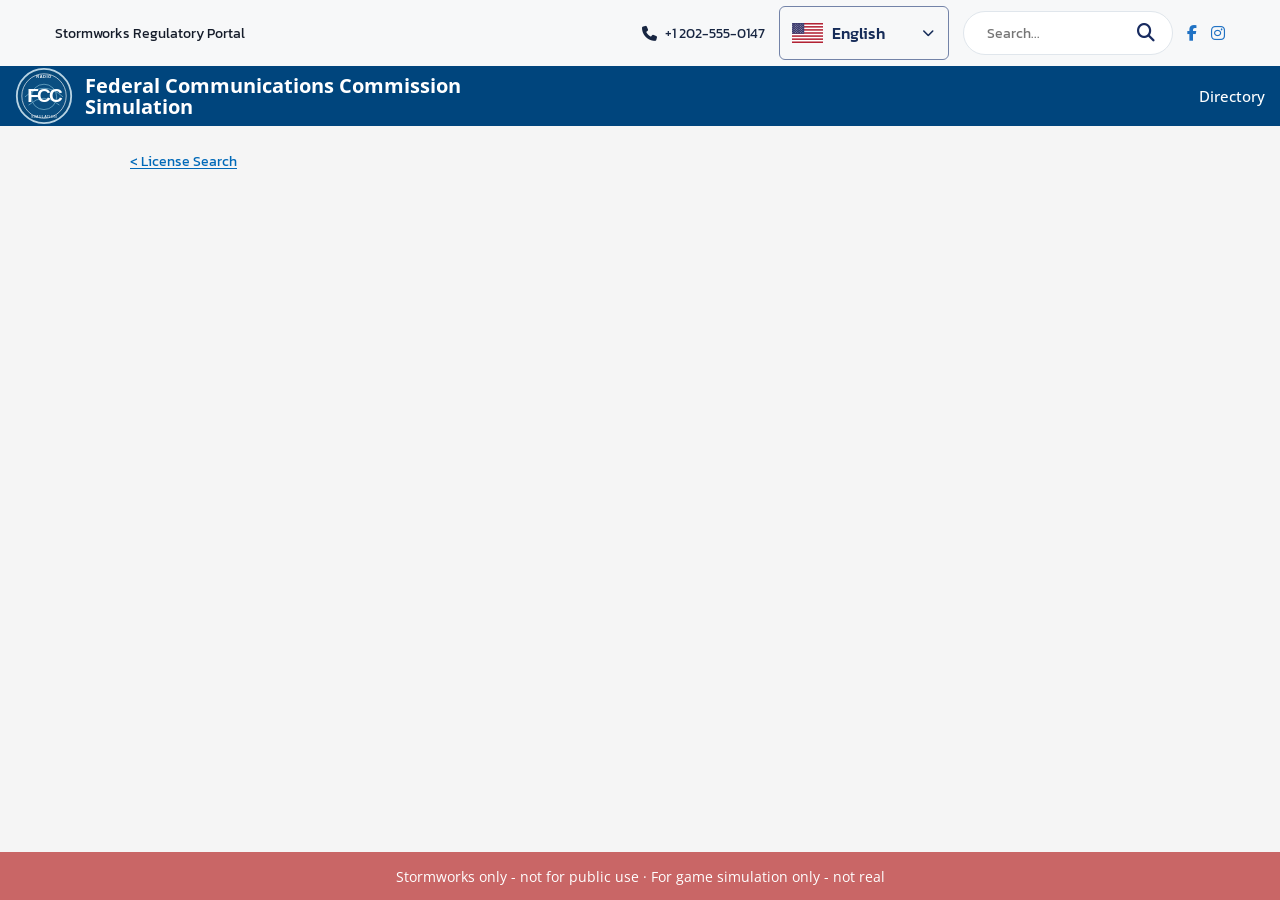
<file: pages/fcc-license.html>
<!doctype html>
<html lang="en">
<head>
  <meta charset="utf-8">
  <meta name="viewport" content="width=device-width, initial-scale=1">
  <title>License / Application Details — Federal Communications Commission (Simulation)</title>
  <link rel="icon" type="image/svg+xml" href="../assets/images/sr-favicon.svg?v=28">
  <link rel="icon" type="image/png" sizes="32x32" href="../assets/images/sr-favicon-32.png?v=28">
  <link rel="shortcut icon" href="../assets/images/favicon.ico?v=28">
  <link rel="apple-touch-icon" sizes="180x180" href="../assets/images/sr-favicon-180.png?v=28">
  <link rel="preconnect" href="https://fonts.googleapis.com">
  <link rel="preconnect" href="https://fonts.gstatic.com" crossorigin>
  <link href="https://fonts.googleapis.com/css2?family=Kanit:wght@400;500;600&family=Open+Sans:wght@400;500;600;700&display=swap" rel="stylesheet">
  <link rel="stylesheet" href="https://cdnjs.cloudflare.com/ajax/libs/font-awesome/6.7.2/css/all.min.css">
  <link rel="stylesheet" href="../assets/css/styles.css">
  <script defer src="../assets/js/shared-header.js"></script>
  <script defer src="../data/fcc-license-records.js"></script>
  <script defer src="../assets/js/fcc-application.js"></script>
  <script defer src="../assets/js/fcc-pdf.js"></script>
</head>
<body class="fcc-page fcc-application-page">
  <div id="utility-header"></div>
  <header class="fcc-header">
    <div class="fcc-brand">
      <img src="../assets/images/fcc-emblem.svg" alt="" class="fcc-insignia">
      <span class="agency-brand-label">Federal Communications Commission<br>Simulation</span>
    </div>
    <nav class="fcc-header-nav" aria-label="FCC navigation">
      <a href="../index.html">Directory</a>
    </nav>
  </header>

  <main class="fcc-application-main">
    <div class="fcc-application-actions">
      <a class="fcc-application-back" href="fcc-licenses.html">&lt; License Search</a>
      <a class="fcc-application-download" id="fcc-application-download" href="#" hidden>Download PDF</a>
    </div>
    <article id="fcc-application-document" class="fcc-application-document" aria-label="FCC license or application details" hidden>
      <h1 id="fcc-application-title"><span id="fcc-application-title-text">FCC License / Application Details</span><img src="../assets/images/fcc-emblem.svg" class="fcc-application-seal" alt="FCC simulation seal"></h1>
      <section class="fcc-application-section" aria-label="General information">
        <h2>General Information</h2>
        <dl class="fcc-application-fields">
          <div><dt>Call Sign:</dt><dd id="fcc-detail-call-sign"></dd></div>
          <div><dt>File Number:</dt><dd id="fcc-detail-file-number"></dd></div>
          <div><dt>Licensee:</dt><dd id="fcc-detail-licensee"></dd></div>
          <div><dt>FCC Registration Number (FRN):</dt><dd id="fcc-detail-frn"></dd></div>
          <div><dt>License Type:</dt><dd id="fcc-detail-type"></dd></div>
          <div><dt>Status:</dt><dd id="fcc-detail-status"></dd></div>
          <div><dt>Class of Station:</dt><dd id="fcc-detail-class-of-station"></dd></div>
          <div><dt>Effective Date:</dt><dd id="fcc-detail-effective-date"></dd></div>
        </dl>
      </section>
      <section class="fcc-application-section fcc-application-multiline" aria-label="Explanation">
        <h2>Explanation</h2>
        <p class="fcc-application-prompt">Please explain in the area below why an STA is necessary:</p>
        <div id="fcc-detail-explanation"></div>
      </section>
      <section class="fcc-application-section fcc-application-multiline" aria-label="Purpose of operation">
        <h2>Purpose of Operation</h2>
        <p class="fcc-application-prompt">Please explain the purpose of the operation:</p>
        <div id="fcc-detail-purpose-of-operation"></div>
      </section>
      <section class="fcc-application-section" aria-label="Requested period of operation">
        <h2>Requested Period of Operation</h2>
        <dl class="fcc-application-fields">
          <div><dt>Operation Start Date:</dt><dd id="fcc-detail-operation-start-date"></dd></div>
          <div><dt>Operation End Date:</dt><dd id="fcc-detail-operation-end-date"></dd></div>
        </dl>
      </section>
      <section class="fcc-application-section fcc-application-manufacturer" aria-label="Manufacturer">
        <h2>Manufacturer</h2>
        <p class="fcc-application-prompt">List below transmitting equipment to be installed (if experimental, so state) if additional rows are required, please submit equipment list as an exhibit:</p>
        <div class="fcc-application-equipment-scroll">
          <table class="fcc-application-equipment-table" aria-label="Transmitting equipment manufacturers">
            <thead><tr>
              <th scope="col">Manufacturer</th>
              <th scope="col">Model Number</th>
              <th scope="col">No. of Units</th>
              <th scope="col">Experimental</th>
            </tr></thead>
            <tbody id="fcc-detail-manufacturers"></tbody>
          </table>
        </div>
      </section>
      <section class="fcc-application-section fcc-application-stations" aria-label="Station Location">
        <h2>Station Location</h2>
        <div id="fcc-detail-station-locations" class="fcc-application-station-list"></div>
      </section>
    </article>
  </main>
  <footer class="fcc-footer">Stormworks only - not for public use · For game simulation only - not real</footer>
</body>
</html>
</file>
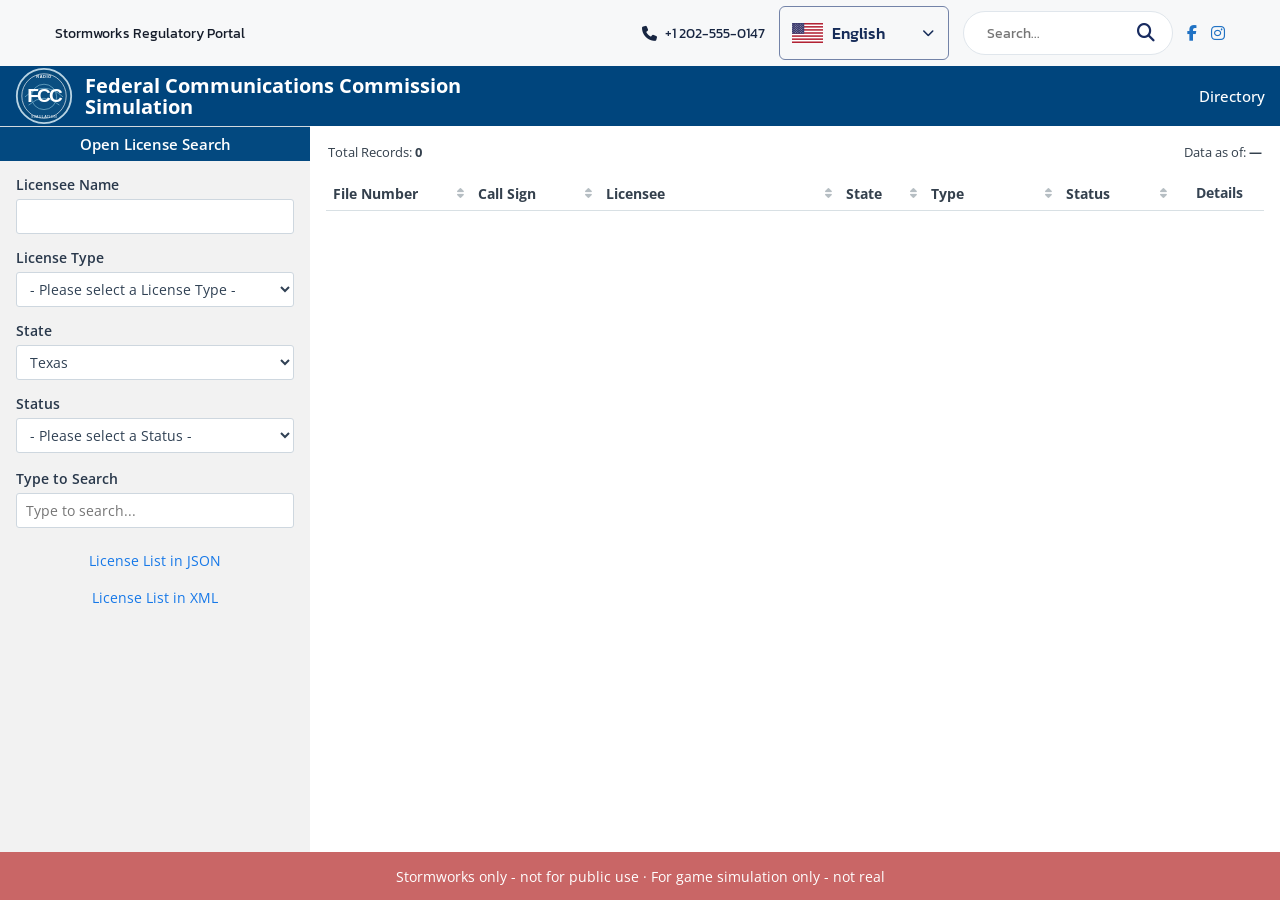
<file: pages/fcc-licenses.html>
<!doctype html>
<html lang="en">
<head>
  <meta charset="utf-8">
  <meta name="viewport" content="width=device-width, initial-scale=1">
  <title>License Search — Federal Communications Commission (Simulation)</title>
  <link rel="icon" type="image/svg+xml" href="../assets/images/sr-favicon.svg?v=28">
  <link rel="icon" type="image/png" sizes="32x32" href="../assets/images/sr-favicon-32.png?v=28">
  <link rel="shortcut icon" href="../assets/images/favicon.ico?v=28">
  <link rel="apple-touch-icon" sizes="180x180" href="../assets/images/sr-favicon-180.png?v=28">
  <link rel="preconnect" href="https://fonts.googleapis.com">
  <link rel="preconnect" href="https://fonts.gstatic.com" crossorigin>
  <link href="https://fonts.googleapis.com/css2?family=Kanit:wght@400;500;600&family=Open+Sans:wght@400;500;600;700&display=swap" rel="stylesheet">
  <link rel="stylesheet" href="https://cdnjs.cloudflare.com/ajax/libs/font-awesome/6.7.2/css/all.min.css">
  <link rel="stylesheet" href="../assets/css/styles.css">
  <script defer src="../assets/js/shared-header.js"></script>
  <script defer src="../data/fcc-license-records.js"></script>
  <script defer src="../assets/js/fcc-licenses.js"></script>
</head>
<body class="fcc-page">
  <div id="utility-header"></div>
  <header class="fcc-header">
    <div class="fcc-brand">
      <img src="../assets/images/fcc-emblem.svg" alt="" class="fcc-insignia">
      <span class="agency-brand-label">Federal Communications Commission<br>Simulation</span>
    </div>
    <nav class="fcc-header-nav" aria-label="FCC navigation">
      <a href="../index.html">Directory</a>
    </nav>
  </header>

  <main class="fcc-layout">
    <aside class="fcc-filters" aria-label="License search filters">
      <div class="fcc-search-caption">Open License Search</div>
      <div class="fcc-filter-inner">
        <div class="fcc-field">
          <label for="fcc-licensee">Licensee Name</label>
          <input id="fcc-licensee" type="text" autocomplete="off">
        </div>
        <div class="fcc-field">
          <label for="fcc-type">License Type</label>
          <select id="fcc-type">
            <option value="">- Please select a License Type -</option>
            <option value="Regular">Regular</option>
            <option value="Experimental">Experimental</option>
            <option value="STA">Special Temporary Authority (STA)</option>
            <option value="Other">Other</option>
          </select>
        </div>
        <div class="fcc-field">
          <label for="fcc-state">State</label>
          <select id="fcc-state">
            <option value="TX" selected>Texas</option>
          </select>
        </div>
        <div class="fcc-field">
          <label for="fcc-status">Status</label>
          <select id="fcc-status">
            <option value="">- Please select a Status -</option>
            <option value="Active">Active</option>
            <option value="Granted">Granted</option>
            <option value="Pending">Pending</option>
            <option value="Expired">Expired</option>
            <option value="Cancelled">Cancelled</option>
          </select>
        </div>
        <div class="fcc-field fcc-query-field">
          <label for="fcc-query">Type to Search</label>
          <input id="fcc-query" type="search" placeholder="Type to search..." autocomplete="off">
        </div>
      </div>
      <div class="fcc-data-links">
        <a href="#" id="fcc-json">License List in JSON</a>
        <a href="#" id="fcc-xml">License List in XML</a>
      </div>
    </aside>

    <section class="fcc-results" aria-label="FCC license records">
      <div class="fcc-info-bar">
        <span>Total Records: <strong id="fcc-total">0</strong></span>
        <span>Data as of: <strong id="fcc-as-of">—</strong></span>
      </div>
      <div class="fcc-table-wrap">
        <table class="fcc-table" aria-label="FCC radio license search results">
          <colgroup><col class="fcc-col-file"><col class="fcc-col-call"><col class="fcc-col-licensee"><col class="fcc-col-state"><col class="fcc-col-type"><col class="fcc-col-status"><col class="fcc-col-details"></colgroup>
          <thead><tr>
            <th scope="col" data-sort="fileNumber"><button type="button">File Number <i class="fa-solid fa-sort" aria-hidden="true"></i></button></th>
            <th scope="col" data-sort="callSign"><button type="button">Call Sign <i class="fa-solid fa-sort" aria-hidden="true"></i></button></th>
            <th scope="col" data-sort="licensee"><button type="button">Licensee <i class="fa-solid fa-sort" aria-hidden="true"></i></button></th>
            <th scope="col" data-sort="state"><button type="button">State <i class="fa-solid fa-sort" aria-hidden="true"></i></button></th>
            <th scope="col" data-sort="type"><button type="button">Type <i class="fa-solid fa-sort" aria-hidden="true"></i></button></th>
            <th scope="col" data-sort="status"><button type="button">Status <i class="fa-solid fa-sort" aria-hidden="true"></i></button></th>
            <th scope="col" class="fcc-details-heading">Details</th>
          </tr></thead>
          <tbody id="fcc-rows"></tbody>
        </table>
      </div>
    </section>
  </main>
  <footer class="fcc-footer">Stormworks only - not for public use · For game simulation only - not real</footer>
</body>
</html>
</file>
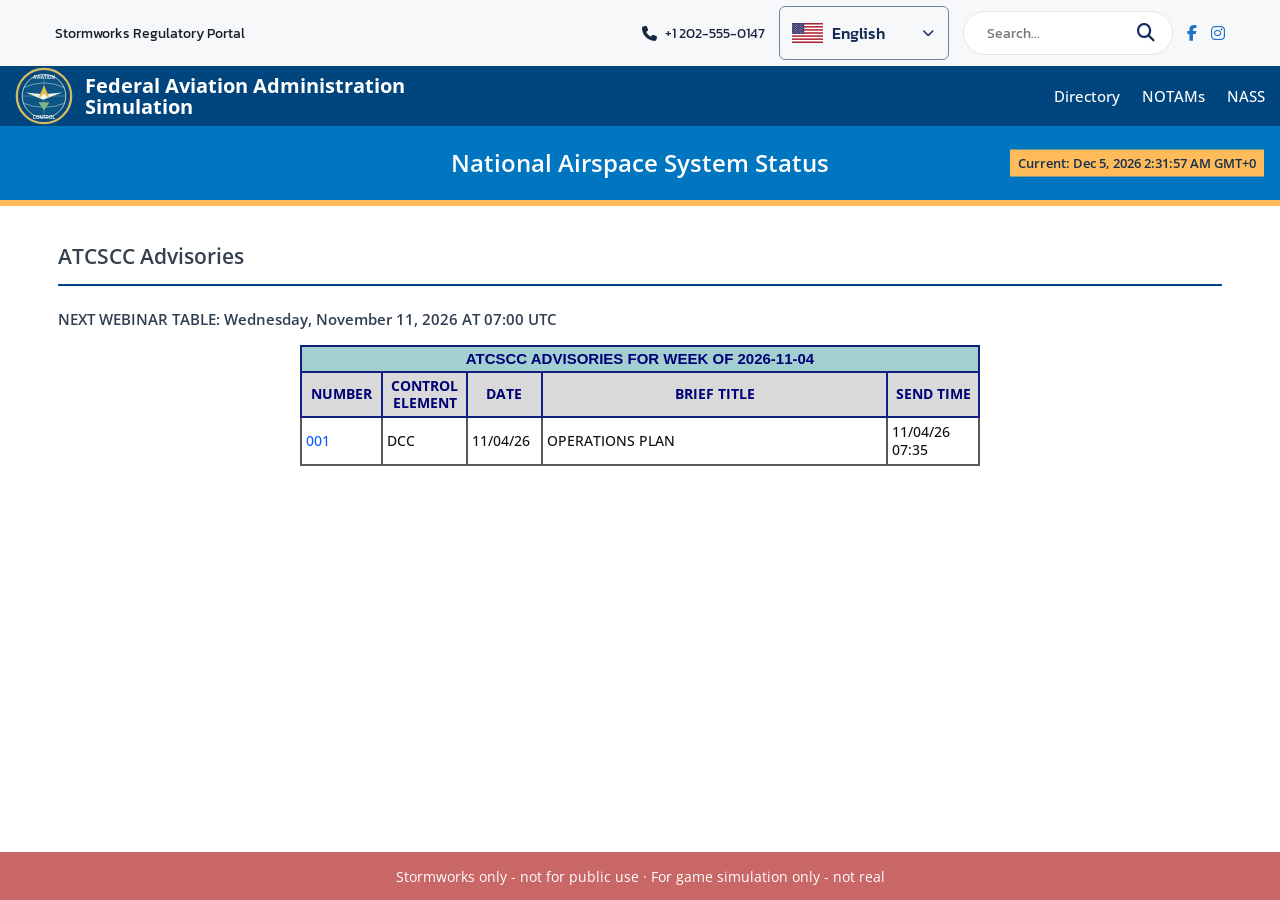
<file: pages/nass.html>
<!doctype html>
<html lang="en">
<head>
  <link rel="icon" type="image/svg+xml" href="../assets/images/sr-favicon.svg?v=28">
  <link rel="icon" type="image/png" sizes="32x32" href="../assets/images/sr-favicon-32.png?v=28">
  <link rel="shortcut icon" href="../assets/images/favicon.ico?v=28">
  <link rel="apple-touch-icon" sizes="180x180" href="../assets/images/sr-favicon-180.png?v=28">
  <meta charset="utf-8">
  <meta name="viewport" content="width=device-width, initial-scale=1">
  <title>NASS — ATCSCC Advisories | FAA Air Traffic</title>
  <link rel="preconnect" href="https://fonts.googleapis.com">
  <link rel="preconnect" href="https://fonts.gstatic.com" crossorigin>
  <link href="https://fonts.googleapis.com/css2?family=Kanit:wght@400;500;600&family=Lexend:wght@500;600;700&family=Open+Sans:wght@400;500;600;700&display=swap" rel="stylesheet">
  <link rel="stylesheet" href="https://cdnjs.cloudflare.com/ajax/libs/font-awesome/6.7.2/css/all.min.css">
  <link rel="stylesheet" href="../assets/css/styles.css">
  <script defer src="../assets/js/shared-header.js"></script>
  <script defer src="../assets/js/nass-clock.js"></script>
  <script defer src="../data/atcscc-records.js"></script>
  <script defer src="../assets/js/atcscc.js"></script>
</head>
<body class="nass-page">
  <div id="utility-header"></div>
  <header class="faa-header">
    <div class="faa-brand">
      <img src="../assets/images/faa-insignia.svg" alt="" class="faa-insignia">
      <span class="agency-brand-label">Federal Aviation Administration<br>Simulation</span>
    </div>
    <nav class="faa-header-nav" aria-label="FAA navigation">
      <a href="../index.html">Directory</a>
      <a href="tfr.html">NOTAMs</a>
      <a href="nass.html" aria-current="page">NASS</a>
    </nav>
  </header>

  <!-- NAS Status title strip: static, no menu links -->
  <div class="nass-title-strip">
    <h1>National Airspace System Status</h1>
    <time id="nass-utc-clock" class="nass-utc-clock" aria-label="Current UTC time">Current: -- UTC+0</time>
  </div>

  <main class="nass-main">
    <h2>ATCSCC Advisories</h2>
    <div class="nass-separator"></div>
    <!-- All content below is populated from data/atcscc-records.js -->
    <p id="atcscc-next-table" class="atcscc-next-table" aria-live="off">NEXT WEBINAR TABLE: —</p>
    <div class="atcscc-table-wrap">
      <table class="atcscc-table" aria-label="ATCSCC Operations Plan advisories">
        <colgroup>
          <col class="atcscc-col-number">
          <col class="atcscc-col-control">
          <col class="atcscc-col-date">
          <col class="atcscc-col-title">
          <col class="atcscc-col-send">
        </colgroup>
        <thead>
          <tr><th class="atcscc-table-title" colspan="5" id="atcscc-table-title">ATCSCC OPERATIONS PLANS</th></tr>
          <tr>
            <th scope="col">NUMBER</th>
            <th scope="col">CONTROL<br>ELEMENT</th>
            <th scope="col">DATE</th>
            <th scope="col">BRIEF TITLE</th>
            <th scope="col">SEND TIME</th>
          </tr>
        </thead>
        <tbody id="atcscc-rows">
          <tr><td colspan="5" class="atcscc-empty">No Operations Plans have been published.</td></tr>
        </tbody>
      </table>
    </div>
  </main>
  <footer class="tfr-footer">Stormworks only - not for public use · For game simulation only - not real</footer>
</body>
</html>
</file>
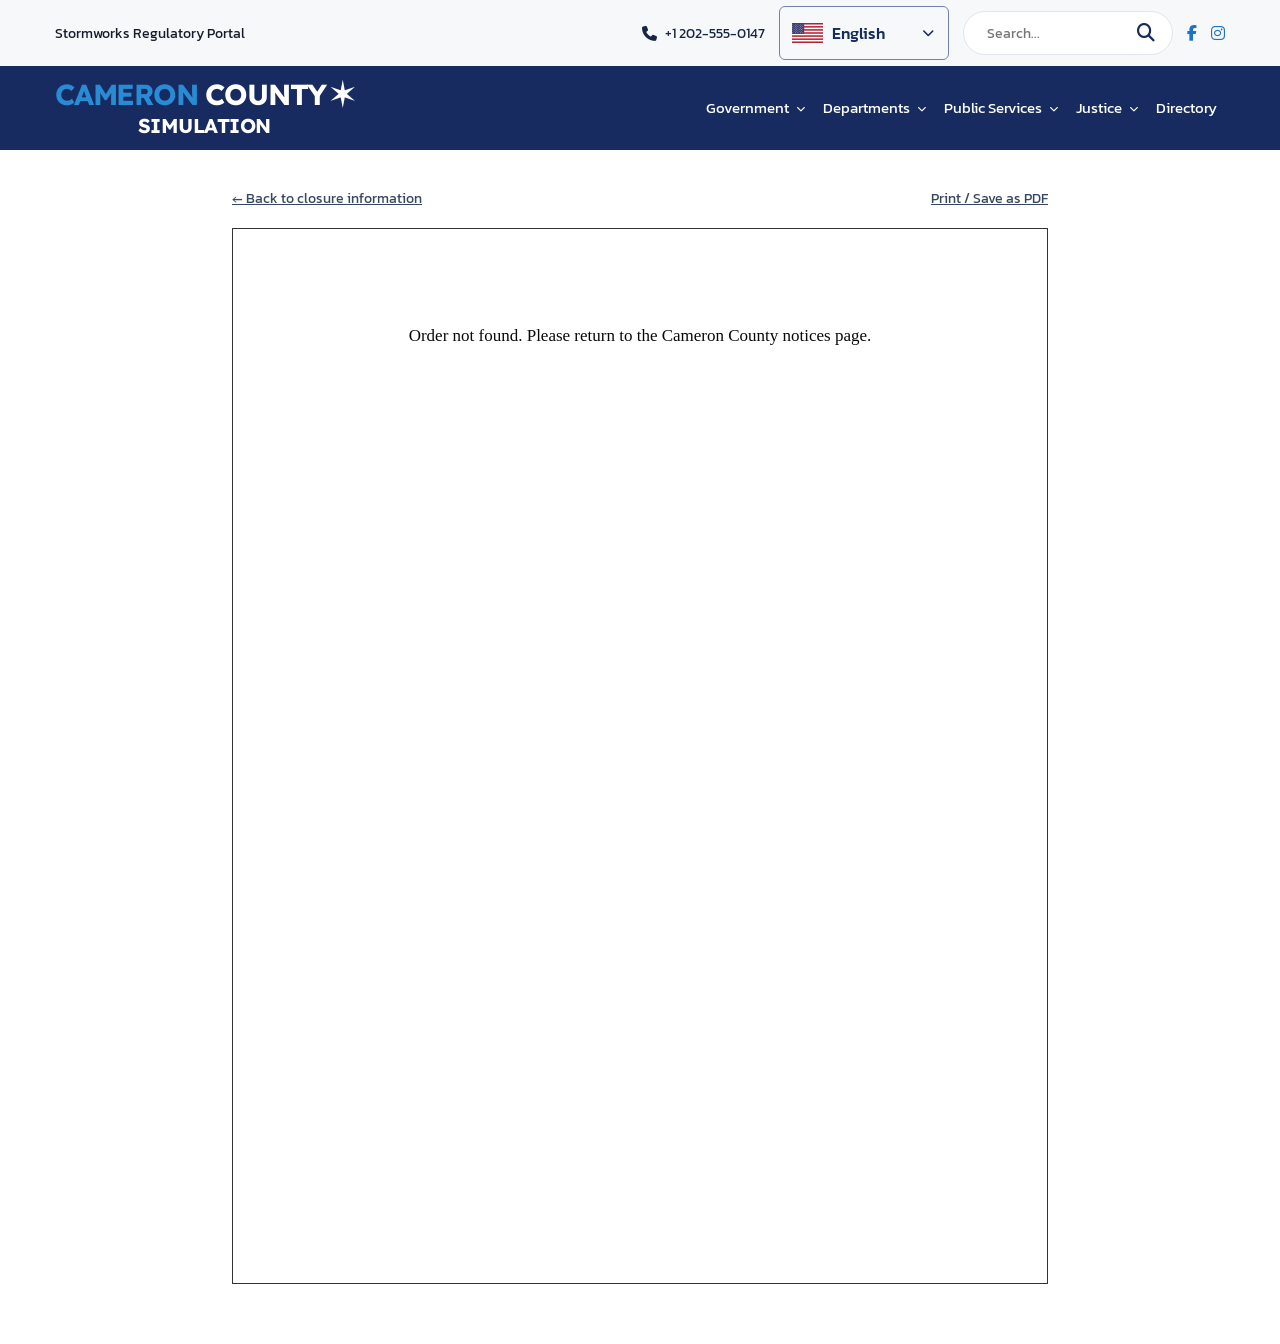
<file: pages/order.html>
<!doctype html>
<html lang="en">
<head>
  <link rel="icon" type="image/svg+xml" href="../assets/images/sr-favicon.svg?v=28">
  <link rel="icon" type="image/png" sizes="32x32" href="../assets/images/sr-favicon-32.png?v=28">
  <link rel="shortcut icon" href="../assets/images/favicon.ico?v=28">
  <link rel="apple-touch-icon" sizes="180x180" href="../assets/images/sr-favicon-180.png?v=28">

  <meta charset="utf-8">
  <meta name="viewport" content="width=device-width, initial-scale=1">
  <title>County Order</title>
  <link rel="preconnect" href="https://fonts.googleapis.com">
  <link rel="preconnect" href="https://fonts.gstatic.com" crossorigin>
  <link href="https://fonts.googleapis.com/css2?family=Kanit:wght@400;500;600&family=Lexend:wght@700&display=swap" rel="stylesheet">
  <link rel="stylesheet" href="https://cdnjs.cloudflare.com/ajax/libs/font-awesome/6.7.2/css/all.min.css">
  <link rel="stylesheet" href="../assets/css/styles.css">
  <script defer src="../assets/js/shared-header.js"></script>
  <script defer src="../data/records.js"></script>
  <script defer src="../assets/js/order.js"></script>
</head>
<body class="order-page">
  <div id="utility-header"></div>
  <header class="county-header">
    <div class="county-header-inner">
      <div class="county-logo"><div class="county-name-line"><span>CAMERON</span> COUNTY<span class="logo-star">✶</span></div><div class="county-simulation-line">SIMULATION</div></div>
      <nav class="county-nav" aria-label="County navigation">
        <span class="county-nav-label">Government <i class="fa-solid fa-chevron-down county-nav-icon" aria-hidden="true"></i></span>
        <span class="county-nav-label">Departments <i class="fa-solid fa-chevron-down county-nav-icon" aria-hidden="true"></i></span>
        <span class="county-nav-label">Public Services <i class="fa-solid fa-chevron-down county-nav-icon" aria-hidden="true"></i></span>
        <span class="county-nav-label">Justice <i class="fa-solid fa-chevron-down county-nav-icon" aria-hidden="true"></i></span>
        <a class="county-nav-directory" href="../index.html">Directory</a>
      </nav>
    </div>
  </header>
  <main class="order-main">
    <div class="order-actions">
      <a href="cameron-county.html">← Back to closure information</a>
      <a href="#" id="print-order">Print / Save as PDF</a>
    </div>
    <article id="document" class="order-sheet" aria-label="County order">
      <div class="order-crest"><img src="../assets/images/simulation-seal.svg" alt="County seal illustration"></div>
      <div class="order-official">
        <h1 id="doc-judge">Alex Morgan</h1>
        <h2>County Judge</h2>
      </div>
      <div class="order-release">
        <strong>For Immediate Release</strong>
        <span id="doc-date"></span>
        <span>Contact: <span id="doc-contact"></span></span>
      </div>
      <div class="order-content">
        <h3 id="doc-heading"></h3>
        <div id="doc-paragraphs" class="order-paragraphs"></div>
      </div>
      <div class="order-endmark">###</div>
      <div class="order-simulation-note">For game simulation only - not real</div>
      <div class="order-letterhead-footer">
        <div>
          <strong>Cameron County Courthouse</strong>
          <strong>C. Dancy Building</strong>
          <strong>Phone (420) 420-6969</strong>
        </div>
        <div>
          <strong>1100 E. Monroe Street, Suite 218</strong>
          <strong>BarackHObama@co.cameron.tx.us</strong>
        </div>
        <div>
          <strong>Brownsville, Texas 42069</strong>
          <strong>Fax (420) 699-4200</strong>
        </div>
      </div>
    </article>
  </main>
</body>
</html>
</file>
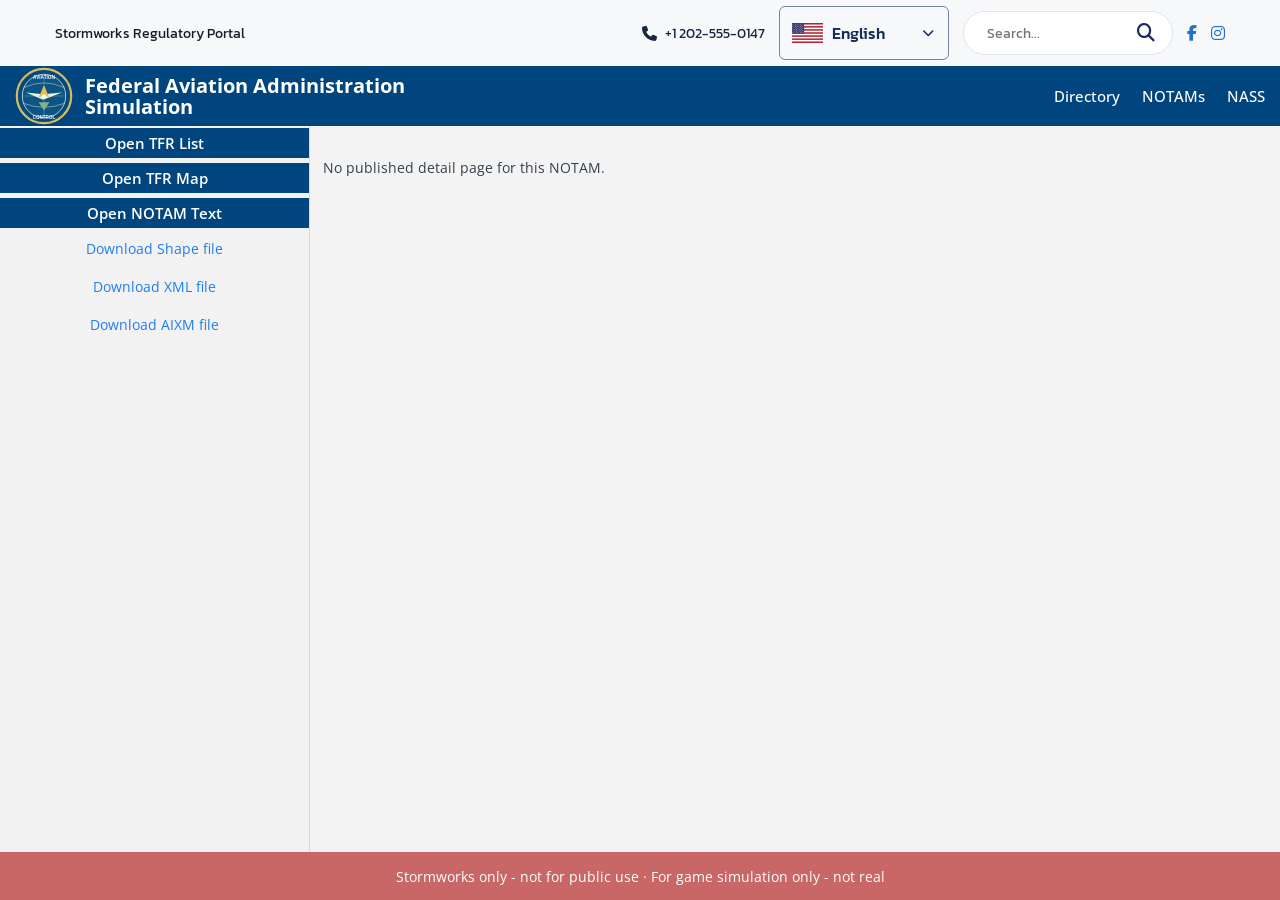
<file: pages/tfr-notice.html>
<!doctype html>
<html lang="en">
<head>
  <link rel="icon" type="image/svg+xml" href="../assets/images/sr-favicon.svg?v=28">
  <link rel="icon" type="image/png" sizes="32x32" href="../assets/images/sr-favicon-32.png?v=28">
  <link rel="shortcut icon" href="../assets/images/favicon.ico?v=28">
  <link rel="apple-touch-icon" sizes="180x180" href="../assets/images/sr-favicon-180.png?v=28">

  <meta charset="utf-8">
  <meta name="viewport" content="width=device-width, initial-scale=1">
  <title>Temporary Flight Restriction Notice — FAA Air Traffic</title>
  <link rel="preconnect" href="https://fonts.googleapis.com">
  <link rel="preconnect" href="https://fonts.gstatic.com" crossorigin>
  <link href="https://fonts.googleapis.com/css2?family=Kanit:wght@400;500;600&family=Lexend:wght@500;600;700&family=Open+Sans:wght@400;500;600;700&display=swap" rel="stylesheet">
  <link rel="stylesheet" href="https://cdnjs.cloudflare.com/ajax/libs/font-awesome/6.7.2/css/all.min.css">
  <link rel="stylesheet" href="../assets/css/styles.css">
  <script defer src="../assets/js/shared-header.js"></script>
  <script defer src="../data/tfr-records.js"></script>
  <script defer src="../data/tfr-details.js"></script>
  <script defer src="../assets/js/tfr-notice.js"></script>
</head>
<body class="tfr-notice-page">
  <div id="utility-header"></div>
  <header class="faa-header">
    <div class="faa-brand"><img src="../assets/images/faa-insignia.svg" alt="" class="faa-insignia"><span class="agency-brand-label">Federal Aviation Administration<br>Simulation</span></div>
    <nav class="faa-header-nav" aria-label="FAA navigation">
      <a href="../index.html">Directory</a>
      <a href="tfr.html" aria-current="page">NOTAMs</a>
      <a href="nass.html">NASS</a>
    </nav>
  </header>
  <main class="tfr-notice-layout">
    <aside class="tfr-detail-sidebar" aria-label="TFR page navigation">
      <a class="tfr-detail-nav-row" href="tfr.html">Open TFR List</a>
      <div class="tfr-detail-nav-row" aria-label="Open TFR Map (visual only)">Open TFR Map</div>
      <div class="tfr-detail-nav-row" aria-label="Open NOTAM Text (visual only)">Open NOTAM Text</div>
      <div class="tfr-detail-downloads" aria-label="Download formats">
        <div>Download Shape file</div>
        <a id="tfr-detail-download-xml" href="#">Download XML file</a>
        <div>Download AIXM file</div>
      </div>
    </aside>
    <section id="tfr-notice-main" class="tfr-notice-content" aria-label="NOTAM details"></section>
  </main>
  <footer class="tfr-footer">Stormworks only - not for public use · For game simulation only - not real</footer>
</body>
</html>
</file>
<file: assets/css/styles.css>
:root { color-scheme: light; }
* { box-sizing: border-box; }
body { margin: 0; color: #273042; background: white; font-family: Arial, Helvetica, sans-serif; }
a { color: #364761; }
a:hover { color: #1d58a1; }

/* Traditional, understated US-government-style agency directory */
.portal-page, .agency-page { min-height: 100vh; display: flex; flex-direction: column; font-family: 'Kanit', Arial, Helvetica, sans-serif; }
.portal-masthead { background: #1b3266; color: #fff; min-height: 84px; }
.portal-masthead-inner { width: min(1370px, calc(100% - 64px)); margin: 0 auto; min-height: 84px; display: flex; align-items: center; justify-content: space-between; gap: 30px; }
.portal-masthead-title { font-family: 'Lexend', Arial, sans-serif; font-size: clamp(24px, 2.8vw, 40px); letter-spacing: -1.2px; font-weight: 600; line-height: 1.2; }
.portal-masthead-nav { display: flex; align-items: center; gap: 42px; flex: 0 0 auto; }
.portal-masthead-nav a { color: #fff; text-decoration: none; font-size: 17px; }
.portal-masthead-nav a:hover, .portal-masthead-nav a:focus-visible, .portal-masthead-nav [aria-current="page"] { text-decoration: underline; text-underline-offset: 10px; text-decoration-thickness: 2px; }
.portal-container { width: min(1280px, calc(100% - 64px)); margin: 0 auto; flex: 1; }
.portal-breadcrumb { display: flex; align-items: center; gap: 12px; color: #374154; margin: 23px 0 0; font-size: 16px; }
.portal-breadcrumb a { color: #0054a6; text-decoration: underline; text-underline-offset: 2px; }
.portal-intro { text-align: center; margin: 53px 0 46px; }
.portal-intro h1 { font-family: 'Lexend', Arial, sans-serif; color: #070707; font-size: clamp(26px, 3.1vw, 43px); font-weight: 700; line-height: 1.24; letter-spacing: -1px; margin: 0; }
.portal-intro p { margin: 12px 0 0; font-size: 20px; color: #4b576b; }
.directory-section h2 { font: 700 29px/1.2 'Lexend', Arial, sans-serif; color: #1b3266; margin: 0 0 0; padding-bottom: 15px; border-bottom: 3px solid #1b3266; }
.agency-directory-item { display: flex; align-items: center; justify-content: space-between; gap: 16px; min-height: 100px; padding: 18px 18px; border-bottom: 1px solid #cfd8e5; }
.agency-directory-item:last-child { border-bottom: none; }
.agency-directory-item a { font-size: 21px; font-weight: 500; color: #0056bf; text-decoration: underline; text-underline-offset: 2px; }
.agency-directory-item a:hover { color: #003877; }
.agency-directory-item p { font-size: 17px; line-height: 1.4; color: #424e62; margin: 3px 0 0; }
.directory-chevron { color: #0056bf; font-size: 19px; line-height: 1; display: inline-flex; align-items: center; justify-content: center; width: 22px; height: 34px; }
.agency-directory-item[hidden], #directory-no-results[hidden] { display: none; }
#directory-no-results { padding: 24px 18px; color: #495367; }
.portal-footer { border-top: 1px solid #aebbd0; max-width: 1450px; width: calc(100% - 60px); margin: 45px auto 0; padding: 18px 0 27px; font: 400 13px 'Kanit', Arial, sans-serif; color: #657187; }

/* Shared utility header on ALL pages + the county page.
   Cameron County: intentionally plain, fixed-width government-page layout.
   All dimensions are CSS pixels, so it matches the reference at regular browser zoom. */
.county-page {
  font-family: 'Kanit', Arial, Helvetica, sans-serif;
  color: #151c2a;
  background: #fff;
}
.county-topbar { height: 66px; background: #f7f8f9; border-top: 0; font-family: 'Kanit', Arial, Helvetica, sans-serif; color: #151c2a; }
.county-topbar-inner {
  width: min(1170px, calc(100% - 40px)); height: 100%; margin: auto;
  display: flex; align-items: center; justify-content: flex-end; gap: 24px;
  white-space: nowrap; font-size: 14px; font-weight: 400;
}
.topbar-address { margin-right: auto; }
.topbar-phone {
  display: inline-flex; align-items: center; justify-content: center; gap: 7px;
  color: #182642; height: 44px; text-decoration: none; font-size: 14px;
}
.phone-icon { width: 17px; height: 17px; display: inline-flex; align-items: center; justify-content: center; flex: 0 0 auto; font-size: 15px; line-height: 1; }
.topbar-language {
  border: 1px solid #7383a8; border-radius: 6px; width: 170px;
  height: 54px; display: inline-flex; align-items: center; justify-content: flex-start;
  gap: 9px; color: #162c59; font-weight: 500; font-size: 16px;
  padding: 0 12px; margin-left: 18px; cursor: default; user-select: none; flex: 0 0 auto;
}
.language-flag { width: 31px; height: 20px; display: block; flex: 0 0 auto; object-fit: cover; }
.language-name { display: block; line-height: 1; }
.language-chevron { width: 17px; height: 17px; margin-left: auto; display: inline-flex; align-items: center; justify-content: center; font-size: 12px; line-height: 1; flex: 0 0 auto; }
.topbar-search {
  display: flex; align-items: center; height: 44px; width: 300px;
  border: 1px solid #e0e6ec; background: white; border-radius: 22px; padding: 0 14px 0 23px; margin: 0;
}
.topbar-search input {
  display: block; height: 100%; border: none; outline: none; flex: 1; min-width: 0;
  background: transparent; padding: 0; margin: 0;
  font: 400 14px/20px 'Kanit', Arial, sans-serif;
}
.topbar-search input::-webkit-search-decoration { -webkit-appearance: none; }
.topbar-search-submit { display: flex; align-items: center; justify-content: center; padding: 0; margin: 0; background: transparent; border: 0; width: 25px; height: 25px; cursor: pointer; }
.search-icon { display: inline-flex; align-items: center; justify-content: center; width: 20px; height: 20px; flex: 0 0 20px; color: #182b60; font-size: 18px; line-height: 1; }
.topbar-social { color: #2072c4; display: inline-flex; align-items: center; justify-content: center; gap: 14px; font-size: 16px; line-height: 1; }

.county-header { height: 84px; background: #182b60; }
.county-header-inner {
  width: min(1170px, calc(100% - 40px)); height: 100%; margin: 0 auto;
  display: flex; justify-content: space-between; align-items: center; gap: 26px;
}
.county-logo {
  color: white; white-space: nowrap;
  font-family: 'Lexend', Arial, Helvetica, sans-serif; font-weight: 700;
  font-size: 35px; letter-spacing: -1.7px;
}
.county-logo span:first-child { color: #288bd4; }
.county-logo .logo-star { color: white; font-size: 34px; margin-left: 3px; }
.county-nav { display: flex; align-items: center; gap: 30px; margin-right: 8px; }
.county-nav-label, .county-nav-directory {
  display: inline-flex; align-items: center; gap: 5px; color: white;
  text-decoration: none; font-size: 15px; font-weight: 400; line-height: 1.25; white-space: nowrap;
}
.county-nav-label { cursor: default; user-select: none; }
.county-nav-icon { width: 12px; height: 12px; flex: 0 0 12px; display: inline-flex; align-items: center; justify-content: center; font-size: 9px; line-height: 1; }
.county-nav-directory:hover, .county-nav-directory:focus-visible { text-decoration: underline; }

/* Reference screenshot: long vertical gaps, centered headings and a 1170px-wide table. */
.county-main { width: min(1170px, calc(100% - 40px)); margin: 0 auto; padding: 90px 0 45px; }
.county-main h1, .county-main .section-heading {
  font-family: 'Lexend', Arial, Helvetica, sans-serif; font-weight: 700;
  text-align: center;
}
.county-main h1 { color: #080808; font-size: 37px; line-height: 1.32; letter-spacing: .3px; margin: 0; }
.section-heading {
  color: #3d3b50; font-size: 45px; line-height: .95;
  letter-spacing: -.6px; margin: 146px 0 81px;
  width: calc(100% + 80px); margin-left: -40px;
}
.delay-heading { margin-top: 52px; margin-bottom: 65px; }
.table-scroll { width: 100%; overflow-x: auto; }
.notice-table { border-collapse: collapse; width: 100%; table-layout: fixed; font-size: 17px; line-height: 1.35; color: #243042; }
.notice-table th, .notice-table td { border: 1px solid #d3dce4; }
.notice-table th { background: #f4f7f7; font-size: 16px; font-weight: 500; color: #121925; height: 60px; padding: 12px 10px; }
.notice-table th:nth-child(n+2) { font-weight: 600; }
.notice-table .table-spacer th { background: white; height: 34px; padding: 0; }
.notice-table td { padding: 15px 16px; height: 58px; }
.closure-table th:nth-child(1) { width: 14.5%; }
.closure-table th:nth-child(2) { width: 21%; }
.closure-table th:nth-child(3) { width: 21%; }
.closure-table th:nth-child(4) { width: 43.5%; }
.closure-table td:nth-child(2), .closure-table td:nth-child(3), .closure-table td:nth-child(4) { text-align: center; }
.delay-table th:nth-child(1) { width: 26.5%; }
.delay-table th:nth-child(2) { width: 39.5%; }
.delay-table th:nth-child(3) { width: 34%; }
.delay-table td:nth-child(2), .delay-table td:nth-child(3) { text-align: center; }
.no-notices { text-align: center !important; color: #666; }
.orders-section { padding-top: 24px; }
.orders-section p { margin: 31px 0; line-height: 1.5; font-size: 16px; }
.orders-section a { color: #37445a; text-decoration: underline; text-transform: uppercase; }
.county-footer { border-top: 1px solid #ececec; padding: 18px 15px; color: #666; text-align: center; font-size: 12px; margin-top: 34px; }

/* The order pages use the exact same two-row header as the closure page.
   Only the header typography is scoped here, preserving the order document styling. */
.order-page .county-topbar, .order-page .county-header {
  font-family: 'Kanit', Arial, Helvetica, sans-serif;
  color: #151c2a;
}

@media (max-width: 1300px) {
  .county-topbar-inner { gap: 14px; }
  .topbar-language { margin-left: 0; }
  .topbar-search { width: 210px; }
  .county-nav { gap: 17px; }
}
@media (max-width: 1000px) {
  .county-topbar-inner { justify-content: center; font-size: 12px; }
  .topbar-search, .topbar-social { display: none; }
  .topbar-language { width: 149px; height: 44px; font-size: 13px; }
  .language-flag { width: 27px; height: 18px; }
  .county-logo { font-size: 23px; }
  .county-logo .logo-star { font-size: 25px; }
  .county-nav { gap: 12px; margin-right: 0; }
  .county-nav-label, .county-nav-directory { font-size: 12px; }
  .county-main h1 { font-size: clamp(23px, 3vw, 35px); }
  .section-heading { font-size: clamp(28px, 4vw, 46px); width: 100%; margin-left: 0; }
  .notice-table { font-size: 14px; }
  .notice-table th { font-size: 13px; }
}
@media (max-width: 650px) {
  .county-topbar { height: auto; min-height: 40px; }
  .county-topbar-inner { padding: 8px 0; flex-wrap: wrap; gap: 5px 10px; font-size: 11px; }
  .topbar-language { margin-left: 0; }
  .county-header { height: auto; }
  .county-header-inner { flex-direction: column; justify-content: center; padding: 18px 0 13px; gap: 12px; }
  .county-logo { font-size: 24px; }
  .county-nav { flex-wrap: wrap; justify-content: center; gap: 7px 15px; }
  .county-nav-label, .county-nav-directory { font-size: 11px; }
  .county-main { padding: 50px 0 30px; }
  .county-main h1 { font-size: clamp(20px, 5vw, 26px); }
  .section-heading { margin: 70px 0 42px; font-size: clamp(21px, 5vw, 31px); line-height: 1.08; }
  .delay-heading { margin-top: 42px; margin-bottom: 42px; }
  .desktop-break { display: none; }
  .notice-table { font-size: 12px; min-width: 650px; }
  .notice-table th { font-size: 11px; height: 42px; }
  .notice-table td { padding: 10px; height: 44px; }
  .notice-table .table-spacer th { height: 17px; }
  .orders-section { padding-top: 12px; }
  .orders-section p { font-size: 13px; margin: 23px 0; }
}

/* Agency placeholders inherit the portal style and shared utility bar. */
.agency-main { width: min(1280px, calc(100% - 64px)); margin: 0 auto; flex: 1; }
.agency-main h1 { font: 700 clamp(25px, 3vw, 36px)/1.25 'Lexend', Arial, sans-serif; color: #192f63; margin: 55px 0 28px; }
.agency-main p { font-size: 17px; margin: 22px 0; }
.agency-main a { color: #0056bf; }

@media (max-width: 900px) {
  .portal-masthead-inner { width: min(100% - 40px, 1370px); min-height: 84px; }
  .portal-masthead { min-height: 84px; }
  .portal-masthead-nav { gap: 18px; }
  .portal-masthead-nav a { font-size: 14px; }
  .portal-container, .agency-main { width: calc(100% - 40px); }
  .portal-intro { margin-top: 38px; }
}
@media (max-width: 650px) {
  .portal-masthead-inner { flex-direction: column; align-items: flex-start; justify-content: center; gap: 18px; padding: 21px 0; }
  .portal-masthead-title { font-size: 25px; }
  .portal-masthead-nav { gap: 24px; }
  .portal-masthead-nav a { font-size: 14px; }
  .portal-breadcrumb { margin-top: 20px; font-size: 14px; }
  .portal-intro { margin: 45px 0 42px; }
  .portal-intro h1 { font-size: 26px; }
  .portal-intro p { font-size: 16px; }
  .directory-section h2 { font-size: 23px; }
  .agency-directory-item { min-height: 85px; padding: 15px 4px; }
  .agency-directory-item a { font-size: 16px; }
  .agency-directory-item p { font-size: 13px; }
  .directory-chevron { font-size: 16px; width: 18px; }
  .portal-footer { width: calc(100% - 40px); }
}

/* === COUNTY ORDER LETTERS (8.5 x 11 inch, like reference) ===
   This section does not change the shared Cameron County header. */
.order-page { background: #ffffff; }
.order-main { padding: 38px 20px 60px; }
.order-actions {
  display: flex; align-items: center; justify-content: space-between;
  width: min(816px, 100%); margin: 0 auto 19px; gap: 18px;
  font: 400 14px 'Kanit', Arial, sans-serif;
}
.order-sheet {
  width: 8.5in; min-height: 11in; margin: 0 auto;
  background: #fff; border: 1px solid #333; color: #090909;
  font-family: 'Times New Roman', Times, serif; position: relative;
  padding: 0; font-size: 17px; line-height: 1.13;
}
.order-crest { position: absolute; top: 0.27in; left: 0; width: 100%; display: flex; justify-content: center; }
.order-crest img { width: 1.28in; height: 1.28in; object-fit: contain; }
.order-official { position: absolute; top: 1.87in; left: 0; right: 0; text-align: center; }
.order-official h1 { font: bold 25px/1.1 'Times New Roman', Times, serif; margin: 0; }
.order-official h2 { font: bold 19px/1.3 'Times New Roman', Times, serif; margin: 8px 0 0; }
.order-release {
  position: absolute; top: 3.04in; left: .94in; right: .9in;
  font: 14px/1.25 'Times New Roman', Times, serif;
  display: flex; flex-direction: column; align-items: flex-start;
}
.order-release strong { font-weight: bold; }
.order-content {
  position: relative; padding: 0 .98in;
  margin-top: 4.01in; text-align: center;
}
.order-content h3 {
  font: bold 20px/1.05 'Times New Roman', Times, serif;
  text-transform: uppercase; margin: 0 0 28px;
}
.order-paragraphs { font: 17.5px/1.12 'Times New Roman', Times, serif; }
.order-paragraphs p { margin: 0 0 24px; }
.order-endmark { position: absolute; left: 0; right: 0; text-align: center; font: bold 16px Times, serif; }
.order-delay .order-endmark { top: 77.6%; }
.order-closure .order-endmark { top: 88.6%; }
/* This note is included on both the screen and the printed county order,
   just above the courthouse contact columns without moving the page content. */
.order-simulation-note {
  position:absolute; left:0; right:0; bottom:0.93in;
  color:#565656; text-align:center;
  font:normal 12px/1.2 'Times New Roman', Times, serif;
}
.order-letterhead-footer {
  position: absolute; left: .96in; right: .93in; bottom: .25in;
  display: flex; align-items: flex-end; justify-content: space-between; gap: 12px;
  font: 12.5px/1.45 'Times New Roman', Times, serif;
}
.order-letterhead-footer > div { display: flex; flex-direction: column; }
.order-letterhead-footer > div:nth-child(2) { text-align: center; }
.order-letterhead-footer > div:nth-child(3) { text-align: right; }
.order-not-found { padding: 80px; text-align: center; }

@media screen and (max-width: 860px) {
  .order-main { overflow-x: auto; }
  .order-sheet { margin: 0 auto; }
}
@media (max-width: 650px) {
  .order-actions { font-size: 12px; }
}
@page { size: letter; margin: 0; }
@media print {
  html, body { margin: 0; padding: 0; background: white; }
  .county-topbar, .county-header, .county-footer, .order-actions { display: none !important; }
  .order-main { margin: 0; padding: 0; max-width: none; overflow: visible; }
  .order-sheet { width: 8.5in; min-height: 11in; height: 11in; margin: 0; border: 1px solid #333; page-break-after: avoid; }
  .order-crest img { print-color-adjust: exact; -webkit-print-color-adjust: exact; }
}


/* ================= FAA AIR TRAFFIC / TFR LIST =================
   Compact government-style typography and controls.
   All changes are scoped to FAA pages (the county and portal stay intact).
*/
.tfr-page, .tfr-notice-page, .nass-page { display:flex; flex-direction:column; min-height:100vh; color:#34404d; background:#f5f5f5; font-family:'Open Sans',Arial,Helvetica,sans-serif; }
.faa-header { height:60px; flex:0 0 60px; display:flex; align-items:center; justify-content:space-between; background:#00457d; color:#fff; padding:0 15px; }
.faa-brand { display:flex; align-items:center; gap:12px; color:#fff; font:700 20px/1.06 'Open Sans',Arial,sans-serif; }
.faa-insignia { width:58px; height:58px; flex:0 0 58px; }
.faa-header-nav { display:flex; align-items:center; gap:22px; font:500 14.5px 'Open Sans',Arial,sans-serif; }
.faa-header-nav span { white-space:nowrap; }
.faa-about-chevron { font-size:10px; margin-left:3px; vertical-align:middle; }
.faa-header-nav a { color:white; text-decoration:none; }
.faa-header-nav a:hover { text-decoration:underline; }
.tfr-layout { flex:1 1 auto; min-height:0; display:grid; grid-template-columns:310px minmax(0,1fr); background:#fff; }
.tfr-filters { background:#f2f2f2; border-right:0; padding:0; min-width:0; width:100%; }
/* Thin one-pixel separator between the FAA masthead and the map strip. */
.tfr-map-caption { width:100%; height:35px; border-top:1px solid #d2d9df; display:flex; align-items:center; justify-content:center; color:white; font:500 15px 'Open Sans',Arial,sans-serif; background:#034980; }
.tfr-filter-field { width:100%; margin-top:11px; position:relative; }
.tfr-filter-field label { position:absolute; width:1px; height:1px; overflow:hidden; clip:rect(0,0,0,0); white-space:nowrap; }
/* Uniform Font Awesome select indicators, visually overlaid so the fields
   retain native keyboard and dropdown interaction. */
.tfr-filter-field select {
  width:100%; height:31px; border:0; border-top:1px solid #d9dfe2; border-bottom:1px solid #cdd5db;
  border-radius:0; background-color:#fff; color:#304154;
  font:600 16px 'Open Sans',Arial,sans-serif; padding:0 32px 0 7px;
  appearance:none; -webkit-appearance:none; -moz-appearance:none;
  cursor:pointer;
}
.tfr-select-icon { position:absolute; right:8px; top:0; width:15px; height:31px; display:flex; align-items:center; justify-content:center; color:#44515d; font-size:13px; line-height:1; pointer-events:none; }
.tfr-filter-field select:disabled { opacity:1; -webkit-text-fill-color:#304154; color:#304154; background-color:#fff; cursor:default; }
/* Match the FAA menu text as well as the closed dropdown labels.
   Native option menus can differ slightly between Windows/macOS browsers. */
.tfr-filter-field select option { font-family:'Open Sans',Arial,sans-serif; font-size:16px; font-weight:600; color:#304154; background:#fff; }

.tfr-filter-field select:focus-visible { outline:2px solid #2776b1; outline-offset:-2px; }
.tfr-filter-type { margin-bottom:11px; }
.tfr-search-box { display:block; height:33px; width:100%; }
.tfr-search-box input { width:100%; height:33px; border:0; border-top:1px solid #d9dfe2; border-bottom:1px solid #cdd5db; border-radius:0; background:#fff; padding:5px 7px; font:600 16px 'Open Sans',Arial,sans-serif; color:#304154; outline-offset:-2px; }
.tfr-search-box input::placeholder { color:#304154; font-weight:600; opacity:1; }
.tfr-data-links { width:100%; display:flex; flex-direction:column; align-items:center; gap:21px; padding:13px 0 18px; }
.tfr-data-links a { font:400 14px 'Open Sans',Arial,sans-serif; color:#1678e8; text-decoration:none; }
.tfr-data-links a:hover { text-decoration:underline; }
.tfr-results { display:flex; flex-direction:column; min-width:0; min-height:0; padding:0 16px 26px 16px; background:#fff; }
.tfr-info-bar { height:52px; flex:0 0 52px; display:flex; align-items:center; justify-content:space-between; gap:20px; padding:0 2px; font:400 13px 'Open Sans',Arial,sans-serif; }
.tfr-info-bar strong { font-weight:700; }
.tfr-table-wrap { min-height:0; overflow:auto; flex:1 1 auto; }
.tfr-table { border-collapse:collapse; table-layout:fixed; width:100%; min-width:990px; font:400 13.5px/1.25 'Open Sans',Arial,Helvetica,sans-serif; color:#354352; }
.tfr-col-date { width:106px; }
.tfr-col-notam { width:102px; }
.tfr-col-facility { width:90px; }
.tfr-col-state { width:66px; }
.tfr-col-type { width:210px; }
.tfr-col-description { width:auto; }
.tfr-col-zoom { width:94px; }
.tfr-table th { position:sticky; top:0; z-index:2; background:#fff; border-bottom:1px solid #d8e0e4; height:31px; text-align:left; padding:0 7px; font-weight:700; white-space:nowrap; }
.tfr-table th button { display:flex; align-items:center; justify-content:space-between; gap:8px; width:100%; border:0; padding:0; font:700 13.5px 'Open Sans',Arial,sans-serif; text-align:left; color:#34404d; background:transparent; cursor:pointer; }
.sort-arrows { display:inline-flex; align-items:center; justify-content:center; width:10px; height:15px; flex:none; font-size:11px; line-height:1; color:#b6bec3; }
.tfr-table td { height:39px; border:0; padding:0 7px; vertical-align:middle; white-space:nowrap; overflow:hidden; text-overflow:ellipsis; }
/* Light cyan, closer to the reference screenshot, without a strong teal stripe. */
.tfr-table tbody tr:nth-child(odd) { background:#e1f7f9; }
.tfr-table tbody tr:nth-child(even) { background:#fff; }
.tfr-table tbody tr:hover { background:#d5f0f4; }
.tfr-table td.tfr-notam { color:#1684f2; }
.tfr-notam-link, .tfr-notam-text { color:#1684f2; text-decoration:none; }
.tfr-notam-link { cursor:pointer; }
.tfr-notam-link:hover { text-decoration:underline; }
.tfr-notam-link:focus-visible { outline:2px solid #054883; outline-offset:2px; }
.tfr-notam-text { cursor:default; }
.tfr-table .tfr-description { font-size:13.5px; }
.tfr-table th.zoom-heading { text-align:center; }
.tfr-zoom-cell { text-align:center; }
.tfr-zoom-icons { display:inline-flex; align-items:center; justify-content:center; gap:14px; width:100%; color:#1264a1; vertical-align:middle; pointer-events:none; user-select:none; cursor:default; }
.tfr-zoom-icons .fa-rectangle-list { font-size:19px; line-height:1; }
.tfr-zoom-icons .fa-magnifying-glass { font-size:18px; line-height:1; }
.tfr-footer { flex:0 0 48px; display:flex; justify-content:center; align-items:center; text-align:center; padding:10px; background:#c96666; color:#fff; font:14px 'Open Sans',Arial,sans-serif; }
.tfr-notice-main { flex:1 1 auto; width:min(1100px,calc(100% - 40px)); margin:24px auto; background:#fff; padding:30px; }
.tfr-notice-main:empty { background:transparent; padding:0; }
.tfr-notice-main h1 { font:700 28px 'Lexend',Arial,sans-serif; color:#034980; margin:0 0 22px; }
.tfr-notice-main p { white-space:pre-wrap; line-height:1.5; }
@media (max-width:900px) {
  .tfr-layout { grid-template-columns:210px minmax(0,1fr); }
  .tfr-results { padding-left:10px; padding-right:10px; }
  .faa-brand { font-size:17px; }
}
@media (max-width:600px) {
  .faa-header { padding:0 9px; }
  .faa-brand { gap:6px; font-size:14px; }
  .faa-insignia { width:42px; height:42px; flex-basis:42px; }
  .faa-header-nav { font-size:11px; gap:10px; }
  .tfr-layout { display:flex; flex-direction:column; }
  .tfr-filters { flex:0 0 auto; border-right:0; display:grid; grid-template-columns:1fr 1fr; gap:0 10px; padding:0 10px 9px; }
  .tfr-map-caption { grid-column:1 / -1; margin:0 -10px; }
  .tfr-filter-type { grid-column:1 / -1; }
  .tfr-search-box { grid-column:1 / -1; }
  .tfr-data-links { grid-column:1 / -1; flex-direction:row; justify-content:center; }
  .tfr-info-bar { font-size:11px; }
  .tfr-table-wrap { overflow-x:auto; }
  .tfr-footer { font-size:12px; }
}

@media (min-width:601px) { .tfr-page { height:100vh; } }


/* =================== FAA TFR FULL NOTICE PAGE ===================
   Scoped to tfr-notice-* so the existing TFR list and county pages
   are unaffected. Map layers panel intentionally omitted. */
.tfr-notice-page { min-height:100vh; }
.tfr-notice-layout { display:grid; grid-template-columns:310px minmax(0,1fr); flex:1 1 auto; min-height:0; background:#f3f3f3; font:400 13.5px/1.34 'Open Sans',Arial,Helvetica,sans-serif; color:#34404d; }
.tfr-detail-sidebar { width:100%; background:#f2f2f2; border-right:1px solid #d5dbe0; padding-top:2px; }
.tfr-detail-nav-row { height:35px; background:#00457d; border-bottom:5px solid #f2f2f2; display:flex; justify-content:center; align-items:center; color:#fff; font:600 15px 'Open Sans',Arial,sans-serif; text-decoration:none; }
a.tfr-detail-nav-row:hover { color:#fff; text-decoration:underline; }
.tfr-detail-downloads { display:flex; flex-direction:column; gap:20px; text-align:center; padding:7px 0 22px; font:400 13.5px 'Open Sans',Arial,sans-serif; color:#1c7df0; user-select:none; }
.tfr-detail-downloads a { color:inherit; text-decoration:none; font:inherit; }
.tfr-detail-downloads a:hover { text-decoration:underline; }
.tfr-notice-content { width:min(900px,calc(100% - 16px)); min-width:0; padding:0 0 65px 5px; margin:0; }
.tfr-detail-section { margin:0 0 18px; }
.tfr-detail-blue-heading { background:#268eff; height:23px; display:grid; grid-template-columns:36% 1fr; align-items:center; color:#fff; padding:0 3px; font-size:14px; line-height:1.15; font-weight:700; }
.tfr-detail-blue-heading strong { font-size:14px; font-weight:700; }
.tfr-detail-info { padding:2px 2px 0; }
.tfr-detail-info-row { display:grid; grid-template-columns:36% minmax(0,1fr); align-items:start; min-height:23px; font-size:13px; line-height:1.42; }
.tfr-detail-info-label { padding-right:10px; }
.tfr-detail-info-value { overflow-wrap:anywhere; }
.tfr-detail-area { padding:10px 2px 0; min-height:110px; }
.tfr-detail-area-title { display:block; margin-bottom:2px; }
.tfr-detail-area-rows { padding-left:21%; }
.tfr-detail-sub-row { display:grid; grid-template-columns:82px minmax(0,1fr); min-height:25px; align-items:start; }
.tfr-detail-sub-label { white-space:nowrap; }
.tfr-detail-sub-value { overflow-wrap:anywhere; }
.tfr-detail-effective { display:grid; grid-template-columns:21% 1fr; min-height:73px; padding:2px 2px 0; }
.tfr-detail-effective strong { align-self:start; }
.tfr-detail-date-values > div { padding:3px 0; }
.tfr-detail-restrictions-text { min-height:72px; margin:16px 2px 0; padding:0; font:400 13.5px/1.4 'Open Sans',Arial,sans-serif; }
.tfr-detail-other .tfr-detail-info-row { grid-template-columns:38% minmax(0,1fr); }
.tfr-detail-other { padding:5px 2px 0; }
.tfr-detail-contact-phone { padding-top:4px; }
.tfr-detail-not-found { padding:18px 8px; font:400 14px 'Open Sans',Arial,sans-serif; }
@media(max-width:900px) {
 .tfr-notice-layout { grid-template-columns:230px minmax(0,1fr); }
 .tfr-notice-content { width:calc(100% - 12px); }
 .tfr-detail-blue-heading { grid-template-columns:43% 1fr; }
 .tfr-detail-info-row { grid-template-columns:43% minmax(0,1fr); }
 .tfr-detail-area-rows { padding-left:12%; }
 .tfr-detail-effective { grid-template-columns:22% 1fr; }
}
@media(max-width:600px) {
 .tfr-notice-layout { display:flex; flex-direction:column; }
 .tfr-detail-sidebar { border-right:0; display:grid; grid-template-columns:repeat(3,minmax(0,1fr)); padding:0; }
 .tfr-detail-nav-row { height:39px; border-bottom:3px solid #f2f2f2; font-size:12px; padding:0 3px; text-align:center; }
 .tfr-detail-downloads { grid-column:1 / -1; flex-direction:row; gap:12px; justify-content:space-around; flex-wrap:wrap; padding:10px 5px; font-size:11px; }
 .tfr-notice-content { width:100%; padding:10px 8px 50px; }
 .tfr-detail-blue-heading { grid-template-columns:43% 1fr; font-size:12px; }
 .tfr-detail-blue-heading strong { font-size:12px; }
 .tfr-detail-info-row { grid-template-columns:43% minmax(0,1fr); font-size:11px; }
 .tfr-detail-area,.tfr-detail-restrictions-text { font-size:11px; }
 .tfr-detail-sub-row { grid-template-columns:65px minmax(0,1fr); }
 .tfr-detail-area-rows { padding-left:0; }
 .tfr-detail-effective { grid-template-columns:34% minmax(0,1fr); font-size:11px; }
 .tfr-detail-restrictions-text { min-height:45px; }
}

/* FAA / NASS - reserved ATCSCC advisory landing page.
   Reuses the exact FAA header, shared white bar and disclaimer.
   Future advisory data can be added without changing the navigation. */
.nass-page { min-height:100vh; display:flex; flex-direction:column; }
/* Full-width title strip based on the original NAS Status website's blue band.
   No navigation buttons appear here; the FAA nav stays in the masthead. */
.nass-title-strip { position:relative; flex:0 0 auto; min-height:80px; border-top:0; border-bottom:6px solid #ffbb59; background:#0076c0; color:#fff; display:flex; align-items:center; justify-content:center; padding:10px 20px; text-align:center; }
.nass-title-strip h1 { margin:0; color:#fff; font:600 clamp(18px, 2vw, 24px)/1.25 'Open Sans',Arial,sans-serif; }
.nass-main { flex:1 1 auto; width:100%; background:#fff; padding:36px clamp(20px, 4.5vw, 84px) 60px; }
.nass-main h2 { font:600 21px/1.4 'Open Sans',Arial,sans-serif; color:#34404d; margin:0 0 13px; }
.nass-separator { height:2px; background:#00457d; max-width:100%; }
.nass-main p { font:400 15px/1.6 'Open Sans',Arial,sans-serif; color:#495466; margin:24px 0; }

/* NASS: UTC clock. Center title independently from the clock on wide screens. */
.nass-utc-clock {
  position:absolute;
  right:16px;
  top:50%;
  transform:translateY(-50%);
  display:inline-flex;
  align-items:center;
  justify-content:center;
  white-space:nowrap;
  background:#ffbb59;
  color:#143150;
  padding:5px 8px;
  font:600 13px/1.3 'Open Sans', Arial, sans-serif;
  font-variant-numeric:tabular-nums;
}
@media (max-width:1060px) {
  .nass-title-strip { flex-direction:column; gap:9px; padding:14px 14px 17px; }
  .nass-utc-clock { position:static; transform:none; max-width:100%; font-size:12px; }
}


/* ===== NASS: compact, centered FAA-style ATCSCC advisory registry ===== */
.atcscc-next-table { margin:22px 0 14px !important; color:#303e52 !important; font:600 15px/1.5 'Open Sans',Arial,sans-serif !important; }
/* Only this table is narrowed; the main NASS layout remains full width. */
.atcscc-table-wrap { width:100%; max-width:680px; margin-inline:auto; overflow-x:auto; }
.atcscc-table {
  width:100%; min-width:620px; table-layout:fixed; border-collapse:collapse;
  border:2px solid #515151; color:#111;
  font:500 14px/1.28 'Open Sans',Arial,Helvetica,sans-serif;
}
/* Column proportions follow the FAA reference: wide title and compact ID/date fields. */
.atcscc-col-number { width:12%; }
.atcscc-col-control { width:12.5%; }
.atcscc-col-date { width:11%; }
.atcscc-col-title { width:51%; }
.atcscc-col-send { width:13.5%; }
.atcscc-table th, .atcscc-table td {
  border:2px solid #595959; padding:5px 4px;
  overflow-wrap:break-word;
}
.atcscc-table thead th {
  color:#000076; text-align:center; font-weight:700;
  border-color:#101e7f; background:#d9d9d9;
  line-height:1.2; white-space:nowrap;
}
.atcscc-table thead .atcscc-table-title {
  background:#a4cfd0; padding:3px 5px;
  font:700 15px/1.2 Arial,Helvetica,sans-serif;
}
.atcscc-table tbody tr { background:#fff; }
.atcscc-table tbody td { height:37px; }
.atcscc-table tbody .atcscc-number { color:#075aff; font-weight:500; }
.atcscc-table tbody td.atcscc-send span { display:block; }
.atcscc-table tbody td.atcscc-empty {
  color:#495466; font:400 14px/1.5 'Open Sans',Arial,sans-serif;
  text-align:center; padding:20px 10px;
}
@media (max-width:700px) {
 .atcscc-next-table { font-size:13px !important; }
 .atcscc-table { font-size:14px; }
 .atcscc-table thead .atcscc-table-title { font-size:15px; }
 .nass-main { padding-left:16px; padding-right:16px; }
}

/* ===== ATCSCC webinar detail ONLY: no global font or layout changes ===== */
.atcscc-table tbody .atcscc-number-link {
  color:#075aff;
  font:inherit;
  text-decoration:none;
  cursor:pointer;
}
.atcscc-table tbody .atcscc-number-link:hover,
.atcscc-table tbody .atcscc-number-link:focus-visible { text-decoration:underline; }
.atcscc-webinar-wrap {
  width:100%; max-width:680px;
  margin:54px auto 0;
  position:relative;
}
.atcscc-webinar-back {
  position:absolute;
  top:-29px; left:0;
  font:400 14px/1.3 'Kanit',Arial,sans-serif;
}
.atcscc-webinar-back a {
  color:#0056bf;
  text-decoration:underline;
  text-underline-offset:2px;
}
/* Webinar only: original V39 text and rule positions. Heading bars alone reach the border. */
.atcscc-webinar-document {
  width:100%;
  border:2px solid #4c4c4c;
  background:#fff;
  color:#000;
  padding:0 4px 10px;
  box-sizing:border-box;
  font-family:Arial,Helvetica,sans-serif;
  font-size:13px;
  line-height:1.18;
}
.atcscc-webinar-document[hidden] { display:none; }
.atcscc-webinar-head {
  margin-left:-4px;
  margin-right:-4px;
  padding:3px 4px 4px;
  background:#a2ced0;
  color:#000080;
  border-bottom:2px solid #07118f;
  text-align:center;
  font:700 16px/1.16 Arial,Helvetica,sans-serif;
}
.atcscc-webinar-subhead {
  margin:4px -4px 0;
  padding:2px 5px 3px;
  background:#cecece;
  color:#000080;
  text-align:center;
  font:700 16px/1.15 Arial,Helvetica,sans-serif;
  overflow-wrap:anywhere;
}
/* Label stays at left; event time begins with the original inset body. */
.atcscc-webinar-rawline {
  display:grid;
  grid-template-columns:16% minmax(0,1fr);
  align-items:baseline;
  gap:0;
  padding:5px 2px 10px;
  color:#000;
  font:700 13px/1.18 'Inconsolata',monospace;
}
.atcscc-webinar-rawline strong {
  font:400 16px/1.18 Arial,Helvetica,sans-serif;
}
.atcscc-webinar-rawline span { min-width:0; }
/* The source's rules have short dash-and-gap segments, not continuous strokes. */
.atcscc-webinar-rule {
  display:block;
  height:1px;
  border:0;
  margin:0 2px 0 16%;
  background:repeating-linear-gradient(to right,#111 0 10px,transparent 10px 13px);
}
.atcscc-webinar-text {
  white-space:pre-wrap;
  overflow-wrap:break-word;
  padding:16px 4px 14px 16%;
  font:700 13px/1.18 'Inconsolata',monospace;
  min-height:30px;
  text-align:left;
}
.atcscc-webinar-next-title {
  padding:16px 4px 0 16%;
  font:700 13px/1.18 'Inconsolata',monospace;
}
.atcscc-webinar-next-text { padding-top:3px; }
@media(max-width:700px) {
 .atcscc-webinar-wrap { margin-top:34px; }
 .atcscc-webinar-document { font-size:12px; }
 .atcscc-webinar-text,.atcscc-webinar-next-title,.atcscc-webinar-rawline { font-size:12px; }
}


/* ========== FCC LICENSE SEARCH / SIMULATION (V43) ==========
   FCC-only selectors: intentionally do not alter any FAA, county, or portal styles. */
.fcc-page { display:flex; flex-direction:column; min-height:100vh; color:#34404d; background:#f5f5f5; font-family:'Open Sans',Arial,Helvetica,sans-serif; }
.fcc-header { height:60px; flex:0 0 60px; display:flex; align-items:center; justify-content:space-between; padding:0 15px; background:#00457d; color:white; }
.fcc-brand { display:flex; align-items:center; gap:12px; color:white; font:700 20px/1.06 'Open Sans',Arial,sans-serif; }
.fcc-insignia { width:58px; height:58px; flex:0 0 58px; }
.fcc-header-nav { display:flex; align-items:center; font:500 14.5px 'Open Sans',Arial,sans-serif; }
.fcc-header-nav a { color:white; text-decoration:none; }
.fcc-header-nav a:hover,.fcc-header-nav a:focus-visible { text-decoration:underline; }
.fcc-layout { flex:1 1 auto; display:grid; grid-template-columns:310px minmax(0,1fr); min-height:0; background:white; }
.fcc-filters { background:#f2f2f2; min-width:0; }
.fcc-search-caption { display:flex; align-items:center; justify-content:center; height:35px; border-top:1px solid #d2d9df; background:#034980; color:white; font:600 15px 'Open Sans',Arial,sans-serif; }
.fcc-filter-inner { padding:0 16px 0; }
.fcc-field { display:flex; flex-direction:column; gap:5px; margin-top:14px; }
.fcc-field label { color:#29384b; font:600 14px 'Open Sans',Arial,sans-serif; }
.fcc-field input,.fcc-field select { display:block; min-width:0; width:100%; height:35px; border:1px solid #ced7df; border-radius:3px; background:#fff; color:#304154; font:400 14px 'Open Sans',Arial,sans-serif; padding:5px 9px; }
.fcc-field select { cursor:pointer; }
.fcc-field input:focus-visible,.fcc-field select:focus-visible { outline:2px solid #2678b1; outline-offset:1px; }
.fcc-query-field { margin-top:16px; }
.fcc-data-links { display:flex; flex-direction:column; align-items:center; gap:19px; padding:24px 12px; }
.fcc-data-links a { color:#1678e8; font:400 13.5px 'Open Sans',Arial,sans-serif; text-decoration:none; }
.fcc-data-links a:hover { text-decoration:underline; }
.fcc-results { min-width:0; min-height:0; display:flex; flex-direction:column; padding:0 16px 26px; background:white; }
.fcc-info-bar { height:52px; flex:0 0 52px; display:flex; align-items:center; justify-content:space-between; gap:20px; padding:0 2px; font:400 13px 'Open Sans',Arial,sans-serif; }
.fcc-info-bar strong { font-weight:700; }
.fcc-table-wrap { flex:1 1 auto; min-height:0; overflow:auto; }
.fcc-table { border-collapse:collapse; table-layout:fixed; width:100%; min-width:850px; color:#354352; font:400 13.5px/1.25 'Open Sans',Arial,sans-serif; }
.fcc-col-file { width:145px; }
.fcc-col-call { width:128px; }
.fcc-col-licensee { width:auto; }
.fcc-col-state { width:85px; }
.fcc-col-type { width:135px; }
.fcc-col-status { width:115px; }
.fcc-col-details { width:90px; }
.fcc-table th { position:sticky; top:0; z-index:1; height:32px; text-align:left; padding:0 7px; white-space:nowrap; background:white; border-bottom:1px solid #d8e0e4; font-weight:700; }
.fcc-table th button { display:flex; align-items:center; justify-content:space-between; gap:8px; width:100%; padding:0; border:0; background:transparent; color:#34404d; text-align:left; cursor:pointer; font:700 13.5px 'Open Sans',Arial,sans-serif; }
.fcc-table th button .fa-sort { color:#b6bec3; font-size:11px; }
.fcc-table td { height:39px; padding:0 7px; vertical-align:middle; white-space:nowrap; overflow:hidden; text-overflow:ellipsis; }
.fcc-table tbody tr:nth-child(odd) { background:#e1f7f9; }
.fcc-table tbody tr:nth-child(even) { background:white; }
.fcc-table tbody tr:hover { background:#d5f0f4; }
.fcc-file-link,.fcc-file-text { color:#1684f2; text-decoration:none; }
.fcc-file-link:hover { text-decoration:underline; }
.fcc-file-text { cursor:default; }
.fcc-table th.fcc-details-heading,.fcc-details-cell { text-align:center; }
.fcc-details-icon { color:#1264a1; pointer-events:none; user-select:none; font-size:18px; }
.fcc-footer { flex:0 0 48px; display:flex; align-items:center; justify-content:center; padding:10px; background:#c96666; color:#fff; text-align:center; font:14px 'Open Sans',Arial,sans-serif; }
@media (max-width:900px) {
  .fcc-layout { grid-template-columns:220px minmax(0,1fr); }
  .fcc-filter-inner { padding:0 10px; }
  .fcc-results { padding-left:10px; padding-right:10px; }
}
@media (max-width:600px) {
  .fcc-header { padding:0 10px; }
  .fcc-brand { font-size:15px; gap:6px; }
  .fcc-insignia { width:45px; height:45px; flex-basis:45px; }
  .fcc-layout { display:flex; flex-direction:column; }
  .fcc-filter-inner { display:grid; grid-template-columns:repeat(2,minmax(0,1fr)); gap:0 10px; }
  .fcc-results { min-height:240px; }
}


/* ===== FCC LICENSE / APPLICATION DETAIL ONLY (V47) =====
   Deliberately scoped to the new page: no changes to FAA, FCC search, or other pages. */
.fcc-application-page [hidden] { display:none !important; }
.fcc-application-main { width:min(1020px,calc(100% - 42px)); margin:0 auto; flex:1 0 auto; padding:25px 0 48px; background:transparent; }
.fcc-application-back { display:inline-block; margin:0 0 20px; color:#0069b8; font:400 14px 'Kanit',Arial,sans-serif; text-decoration:underline; text-underline-offset:2px; }
.fcc-application-document { border:1px solid #b3c1ce; background:white; color:#26384a; }
.fcc-application-document h1 { margin:0; padding:16px 22px; border-bottom:2px solid #00457d; color:#003d70; background:#e7f0f6; font:700 22px/1.35 'Open Sans',Arial,sans-serif; }
.fcc-application-section { padding:0 22px 22px; border-bottom:1px solid #d1dbe3; }
.fcc-application-section:last-child { border-bottom:0; }
.fcc-application-section h2 { margin:0 -22px 16px; padding:11px 22px; color:#003c6f; background:#f0f3f6; border-bottom:1px solid #d9e1e8; font:700 15px/1.3 'Open Sans',Arial,sans-serif; }
.fcc-application-fields { display:grid; grid-template-columns:1fr 1fr; gap:13px 36px; margin:0; }
.fcc-application-fields>div { display:grid; grid-template-columns:155px minmax(0,1fr); gap:12px; align-items:baseline; min-width:0; }
.fcc-application-fields dt { font-weight:700; font-size:13px; }
.fcc-application-fields dd { margin:0; overflow-wrap:anywhere; font-size:14px; }
.fcc-application-multiline>div { white-space:pre-wrap; overflow-wrap:anywhere; font:400 14px/1.6 'Open Sans',Arial,sans-serif; }
.fcc-application-prompt { margin:0 0 12px; font:700 14px/1.6 'Open Sans',Arial,sans-serif; }
@media(max-width:750px) {
  .fcc-application-fields { grid-template-columns:1fr; }
  .fcc-application-main { width:calc(100% - 24px); }
  .fcc-application-fields>div { grid-template-columns:minmax(110px,36%) minmax(0,1fr); }
}

/* FCC license detail: place seal in existing titlebar; align PDF action with back link.
   Scoped exclusively to the FCC application page. */
.fcc-application-page .fcc-application-actions { display:flex; justify-content:space-between; align-items:center; gap:16px; }
.fcc-application-page .fcc-application-download { display:inline-block; margin:0 0 20px; color:#0069b8; font:400 14px 'Kanit',Arial,sans-serif; text-decoration:underline; text-underline-offset:2px; }
.fcc-application-page .fcc-application-download:hover,.fcc-application-page .fcc-application-download:focus-visible { color:#00457d; }
.fcc-application-page .fcc-application-document h1 { position:relative; padding-right:92px; }
.fcc-application-page .fcc-application-seal { position:absolute; right:20px; top:50%; transform:translateY(-50%); width:49px; height:49px; object-fit:contain; }

/* FCC application Manufacturer section only (V53). */
.fcc-application-page .fcc-application-manufacturer .fcc-application-prompt { margin-bottom:10px; }
.fcc-application-page .fcc-application-equipment-scroll { overflow-x:auto; }
.fcc-application-page .fcc-application-equipment-table {
  width:100%; min-width:510px; border-collapse:collapse; table-layout:fixed;
  color:#26384a; font:400 14px/1.55 'Open Sans',Arial,sans-serif;
}
.fcc-application-page .fcc-application-equipment-table th,
.fcc-application-page .fcc-application-equipment-table td {
  padding:3px 12px 3px 0; text-align:left; vertical-align:top;
  overflow-wrap:anywhere; border:0;
}
.fcc-application-page .fcc-application-equipment-table th { font-weight:700; font-size:13px; }
.fcc-application-page .fcc-application-equipment-table th:nth-child(1) { width:46%; }
.fcc-application-page .fcc-application-equipment-table th:nth-child(2) { width:29%; }
.fcc-application-page .fcc-application-equipment-table th:nth-child(3) { width:13%; }
.fcc-application-page .fcc-application-equipment-table th:nth-child(4) { width:12%; }


/* FCC application Station Location only (V54): keep all other site styles unchanged. */
.fcc-application-page .fcc-application-station-list { display:grid; gap:18px; }
.fcc-application-page .fcc-station-entry + .fcc-station-entry { border-top:1px solid #d1dbe3; padding-top:18px; }
.fcc-application-page .fcc-station-basics-scroll { overflow-x:auto; margin-bottom:10px; }
.fcc-application-page .fcc-station-basics { width:100%; min-width:680px; table-layout:fixed; border-collapse:collapse; font:400 13px/1.5 'Open Sans',Arial,sans-serif; color:#26384a; }
.fcc-application-page .fcc-station-basics th,
.fcc-application-page .fcc-station-basics td { padding:2px 10px 2px 0; vertical-align:top; text-align:left; overflow-wrap:anywhere; border:0; }
.fcc-application-page .fcc-station-basics th { font-weight:700; }
.fcc-application-page .fcc-station-basics th:nth-child(1) { width:17%; }
.fcc-application-page .fcc-station-basics th:nth-child(2) { width:13%; }
.fcc-application-page .fcc-station-basics th:nth-child(3) { width:19%; }
.fcc-application-page .fcc-station-basics th:nth-child(4) { width:19%; }
.fcc-application-page .fcc-station-basics th:nth-child(5) { width:12%; }
.fcc-application-page .fcc-station-basics th:nth-child(6) { width:20%; }
.fcc-application-page .fcc-station-facts { margin:0; display:grid; gap:3px; font:400 13px/1.55 'Open Sans',Arial,sans-serif; }
.fcc-application-page .fcc-station-facts > div { display:flex; flex-wrap:wrap; column-gap:8px; align-items:baseline; }
.fcc-application-page .fcc-station-facts dt { margin:0; font-weight:700; }
.fcc-application-page .fcc-station-facts dd { margin:0; white-space:pre-wrap; overflow-wrap:anywhere; }

/* FCC Station Location: Action / Frequency / Station Class only (V55).
   Scoped exclusively to these rows; no other layout or text changes. */
.fcc-application-page .fcc-station-frequencies-scroll { overflow-x:auto; margin-top:10px; }
.fcc-application-page .fcc-station-frequency-table {
  width:100%; min-width:390px; table-layout:fixed; border-collapse:collapse;
  font:400 13px/1.5 'Open Sans',Arial,sans-serif; color:#26384a;
}
.fcc-application-page .fcc-station-frequency-table th,
.fcc-application-page .fcc-station-frequency-table td {
  padding:2px 10px 2px 0; text-align:left; vertical-align:top;
  overflow-wrap:anywhere; border:0;
}
.fcc-application-page .fcc-station-frequency-table th { font-weight:700; }
.fcc-application-page .fcc-station-frequency-table th:nth-child(1) { width:20%; }
.fcc-application-page .fcc-station-frequency-table th:nth-child(2) { width:54%; }
.fcc-application-page .fcc-station-frequency-table th:nth-child(3) { width:26%; }


/* ============ FAA COMMERCIAL SPACE TRANSPORTATION (V56) ============
   Scoped exclusively to the new FAA AST pages; TFR, NASS, FCC and County unchanged. */
.faa-cst-page { min-height:100vh; display:flex; flex-direction:column; font-family:'Open Sans',Arial,Helvetica,sans-serif; background:#fff; color:#34404d; }
.faa-cst-main { flex:1 1 auto; width:min(1130px,calc(100% - 40px)); margin:0 auto; padding:46px 0 70px; }
.faa-cst-main h1 { margin:0; font:700 clamp(23px,2.4vw,31px)/1.3 'Open Sans',Arial,sans-serif; color:#253b51; }
.faa-cst-rule { height:2px; background:#00457d; width:100%; margin:17px 0 25px; }
.faa-cst-main p { font:400 14px/1.65 'Open Sans',Arial,sans-serif; margin:0 0 15px; }
.faa-cst-directory { border-top:1px solid #d6dfe6; width:100%; }
.faa-cst-directory a { display:flex; justify-content:space-between; align-items:center; gap:18px; color:#0964ac; text-decoration:none; font:500 16px 'Open Sans',Arial,sans-serif; min-height:66px; padding:15px 12px; border-bottom:1px solid #d6dfe6; }
.faa-cst-directory a:hover,.faa-cst-directory a:focus-visible { background:#eef5f9; text-decoration:underline; }
.faa-cst-directory i { font-size:12px; color:#0964ac; }
.faa-cst-empty { margin-top:6px; color:#5a6773; }
@media (max-width:600px) {
  .faa-cst-page .faa-header { height:auto; min-height:60px; padding:8px 10px; gap:8px; flex-wrap:wrap; }
  .faa-cst-page .faa-header-nav { gap:12px; flex-wrap:wrap; justify-content:flex-end; font-size:11.5px; }
  .faa-cst-page .faa-brand { font-size:14px; }
  .faa-cst-page .faa-insignia { width:42px; height:42px; flex-basis:42px; }
  .faa-cst-main { padding-top:33px; }
}


/* ============ FAA CST LICENSE DATABASE ONLY (V57) ============
   Restricted to .faa-license-page: no other pages change style or layout. */
.faa-license-page .faa-lic-main { flex:1 1 auto; display:flex; flex-direction:column; min-height:0; width:100%; background:#fff; color:#1d293b; font-family:'Open Sans',Arial,sans-serif; }
.faa-license-page .faa-lic-grid { display:grid; grid-template-columns:260px minmax(0,1fr); flex:1 1 auto; min-height:0; }
.faa-license-page .faa-lic-sidebar { padding:18px 15px 8px; min-width:0; }
.faa-license-page .faa-lic-tabs { display:flex; flex-direction:column; gap:10px; }
.faa-license-page .faa-lic-tab { display:block; width:100%; min-height:52px; padding:10px 9px; border:0; border-radius:0; background:#606a73; color:white; cursor:pointer; text-align:center; font:400 15px/1.3 'Open Sans',Arial,sans-serif; }
.faa-license-page .faa-lic-tab.is-active { background:#06477f; text-decoration:underline; }
.faa-license-page .faa-lic-tab:hover,.faa-license-page .faa-lic-tab:focus-visible { background:#0d548b; }
.faa-license-page .faa-lic-tab-gap { height:29px; }
.faa-license-page .faa-lic-content { padding:22px 21px 18px 14px; min-width:0; }
.faa-license-page .faa-lic-table-scroll { max-width:100%; overflow:auto; }
.faa-license-page .faa-lic-table { border-collapse:collapse; width:100%; min-width:770px; table-layout:fixed; font:400 13px/1.25 'Open Sans',Arial,sans-serif; color:#14263b; }
.faa-license-page .faa-lic-table th { padding:7px 8px 12px; background:white; color:#111e31; text-align:left; border:0; vertical-align:bottom; font:700 13px/1.3 'Open Sans',Arial,sans-serif; }
.faa-license-page .faa-lic-sort { display:block; padding:0; border:0; background:none; color:inherit; text-align:left; font:inherit; cursor:pointer; }
.faa-license-page .faa-lic-sort:hover,.faa-license-page .faa-lic-sort:focus-visible { text-decoration:underline; }
.faa-license-page .faa-lic-table td { padding:6px 8px; border:0; vertical-align:middle; font-weight:400; overflow-wrap:break-word; }
.faa-license-page .faa-lic-table tbody tr:nth-child(2n) { background:#d6dadc; }
.faa-license-page .faa-lic-table tbody tr:nth-child(2n+1) { background:#fff; }
.faa-license-page .faa-lic-table tbody tr:hover { background:#e4edf5; }
.faa-license-page .faa-lic-table td.faa-lic-empty { text-align:center; padding:30px 10px; color:#536271; background:#fff; }
.faa-license-page .faa-lic-pdf-link { color:#003e79; text-decoration:none; }
.faa-license-page .faa-lic-pdf-link:hover,.faa-license-page .faa-lic-pdf-link:focus-visible { text-decoration:underline; }
.faa-license-page .faa-lic-bottom { display:grid; grid-template-columns:260px minmax(0,1fr); gap:0; width:100%; align-items:end; padding:15px 0 18px; }
.faa-license-page .faa-lic-last-updated { margin-left:15px; color:#2b455f; font:400 12.5px/1.35 'Open Sans',Arial,sans-serif; }
.faa-license-page .faa-lic-utc-clock { justify-self:end; margin-right:21px; display:inline-flex; align-items:center; justify-content:center; padding:5px 8px; white-space:nowrap; background:#ffbb59; color:#143150; font:600 13px/1.3 'Open Sans',Arial,sans-serif; font-variant-numeric:tabular-nums; }
@media(max-width:790px) {
 .faa-license-page .faa-lic-grid { grid-template-columns:190px minmax(0,1fr); }
 .faa-license-page .faa-lic-bottom { grid-template-columns:190px minmax(0,1fr); }
 .faa-license-page .faa-lic-sidebar { padding-left:8px; padding-right:8px; }
 .faa-license-page .faa-lic-content { padding-left:8px; padding-right:8px; }
}
@media(max-width:540px) {
 .faa-license-page .faa-lic-grid { display:flex; flex-direction:column; }
 .faa-license-page .faa-lic-sidebar { padding:12px; }
 .faa-license-page .faa-lic-tabs { flex-direction:row; flex-wrap:wrap; gap:7px; }
 .faa-license-page .faa-lic-tab { width:auto; flex:1 1 135px; min-height:42px; font-size:13px; }
 .faa-license-page .faa-lic-tab-gap { flex-basis:100%; height:0; }
 .faa-license-page .faa-lic-content { padding:10px 12px 30px; }
 .faa-license-page .faa-lic-bottom { grid-template-columns:1fr; row-gap:14px; padding-bottom:15px; }
 .faa-license-page .faa-lic-utc-clock { margin-right:12px; }
}


/* ============ FAA STAKEHOLDER ENGAGEMENT MODULAR CONTENT (V58) ============
   Only the content below the existing page title/rule; no changes elsewhere. */
.faa-stakeholder-page .faa-modular-content[hidden] { display:none; }
.faa-stakeholder-page #faa-modular-unpublished[hidden] { display:none; }
.faa-stakeholder-page .faa-modular-content {
  /* Keep the original title alignment. Flex prevents adjacent vertical margins
     from collapsing, so spacingBefore and spacingAfter add predictably. */
  display:flex;
  flex-direction:column;
  align-items:stretch;
  padding:0;
  font-family:'Open Sans',Arial,Helvetica,sans-serif;
  color:#34404d;
  text-align:left;
}
.faa-stakeholder-page .faa-modular-block {
  font-family:inherit;
  white-space:pre-wrap;
  overflow-wrap:anywhere;
  text-align:left;
}
.faa-stakeholder-page .faa-modular-heading {
  margin:0 0 13px;
  color:#253b51;
  font-size:19px;
  font-weight:700;
  line-height:1.4;
}
.faa-stakeholder-page .faa-modular-paragraph {
  margin:0 0 18px;
  font-size:14px;
  font-weight:400;
  line-height:1.65;
}
.faa-stakeholder-page .faa-modular-link {
  display:table;
  align-self:flex-start;
  margin:0 0 17px;
  color:#0964ac;
  text-decoration:underline;
  font-size:14px;
  font-weight:400;
  line-height:1.5;
}
.faa-stakeholder-page .faa-modular-button {
  display:table;
  align-self:flex-start;
  max-width:100%;
  padding:8px 13px;
  margin:0 0 18px;
  border:1px solid var(--faa-modular-button-background,#00457d);
  background:var(--faa-modular-button-background,#00457d);
  color:#fff;
  text-decoration:none;
  font-size:14px;
  font-weight:600;
  line-height:1.4;
}
.faa-stakeholder-page .faa-modular-button:hover,
.faa-stakeholder-page .faa-modular-button:focus-visible { background:var(--faa-modular-button-hover,#0b578e); }
.faa-stakeholder-page .faa-modular-divider {
  border:0;
  border-top:1px solid #bdcbd6;
  margin:15px 0 19px;
}


/* V62 — Agency name labels only. Navigation, body copy, page headings and
   existing masthead colors/icons retain their original styling. */
.faa-brand .agency-brand-label,
.fcc-brand .agency-brand-label {
  display:block;
  white-space:nowrap;
}
/* Two-line Cameron County label; preserve the original blue/white word colors. */
.county-header .county-logo {
  display:flex;
  flex-direction:column;
  align-items:center;
  justify-content:center;
  line-height:1.04;
}
.county-header .county-logo .county-name-line { display:block; white-space:nowrap; }
.county-header .county-logo .county-name-line > span:first-child { color:#288bd4; }
.county-header .county-logo .county-simulation-line {
  display:block;
  color:#fff;
  font:700 20px/1.1 'Lexend',Arial,sans-serif;
  letter-spacing:-.5px;
  padding-top:4px;
}
/* Only agency brand labels scale down on narrow viewports. */
@media(max-width:870px) {
  .faa-header .faa-brand .agency-brand-label,
  .fcc-header .fcc-brand .agency-brand-label { white-space:normal; font-size:15px; line-height:1.05; }
}
@media(max-width:600px) {
  .faa-header .faa-brand .agency-brand-label,
  .fcc-header .fcc-brand .agency-brand-label { font-size:13px; }
  .county-header .county-logo .county-simulation-line { font-size:13px; }
}

/* V63 — Cameron County masthead only: restore original ✶ symbol,
   uppercase both lines, and use the same Lexend family throughout. */
.county-header .county-logo .county-name-line {
  font:700 29px/1.08 'Lexend',Arial,sans-serif;
  letter-spacing:-1.2px;
}
.county-header .county-logo .county-name-line .logo-star {
  color:#fff;
  font-size:29px;
  margin-left:4px;
}
@media(max-width:1000px) {
  .county-header .county-logo .county-name-line { font-size:23px; }
  .county-header .county-logo .county-name-line .logo-star { font-size:23px; }
  .county-header .county-logo .county-simulation-line { font-size:17px; }
}
@media(max-width:600px) {
  .county-header .county-logo .county-name-line { font-size:23px; }
  .county-header .county-logo .county-name-line .logo-star { font-size:23px; }
  .county-header .county-logo .county-simulation-line { font-size:18px; }
}


/* V64 — FAA environmental-project pages only. Never affects the FAA license,
   stakeholder, FCC, county, or ATCSCC pages. */
.faa-env-project-page .faa-env-main {
  /* Match FAA Stakeholder Engagement: same centered content width and inset. */
  width: min(1130px, calc(100% - 40px));
  margin: 0 auto;
  flex: 1 1 auto;
  padding: 46px 0 70px;
  font-family: 'Open Sans',Arial,Helvetica,sans-serif;
  color: #183a6e;
}
.faa-env-project-page .faa-env-main [hidden] { display:none !important; }
.faa-env-project-page .faa-env-main h1 {
  margin:0 0 24px;
  color:#153d7c;
  font:400 clamp(25px,2.25vw,33px)/1.18 'Open Sans',Arial,sans-serif;
  overflow-wrap:anywhere;
}
.faa-env-project-page .faa-env-layout {
  display:grid;
  grid-template-columns:minmax(0, 1fr) 285px;
  column-gap:26px;
  align-items:start;
}
.faa-env-project-page .faa-env-left { min-width:0; }
.faa-env-project-page .faa-env-website {
  margin:4px 0 27px;
  font-size:14px;
  color:#122f5a;
}
.faa-env-project-page .faa-env-website strong {font-weight:400;}
.faa-env-project-page .faa-env-website a,
.faa-env-project-page .faa-env-related a {color:#0869a8; text-decoration:none;}
.faa-env-project-page .faa-env-website a:hover,
.faa-env-project-page .faa-env-related a:hover {text-decoration:underline;}
.faa-env-project-page .faa-env-intro {
  font:700 14px/1.5 'Open Sans',Arial,sans-serif;
  margin:0 0 12px;
  color:#0c1725;
}
.faa-env-project-page .faa-env-primary-stats {
  display:grid;
  grid-template-columns:1fr 1fr;
  gap:20px;
  text-align:center;
  padding:5px 0 26px;
  border-bottom:1px solid #c9cdd0;
}
.faa-env-project-page .faa-env-primary-stat,
.faa-env-project-page .faa-env-secondary-stat {
  display:flex;
  flex-direction:column;
  align-items:center;
  justify-content:flex-start;
  gap:5px;
  min-width:0;
}
.faa-env-project-page .faa-env-stat-icon {height:90px; color:#067ab9; display:grid; place-items:center;}
.faa-env-project-page .faa-env-stat-label {
  max-width:370px;
  font:400 14px/1.45 'Open Sans',Arial,sans-serif;
  color:#17345e;
}
.faa-env-project-page .faa-env-stat-value {font:400 14px/1.45 'Open Sans',Arial,sans-serif;color:#17345e;}
.faa-env-project-page .faa-env-secondary-stats {
  display:grid;
  grid-template-columns:repeat(4,minmax(0,1fr));
  gap:15px;
  text-align:center;
  padding:20px 0 4px;
}
.faa-env-project-page .faa-env-progress {
  width:75px;height:75px;border:8px solid #077bbb;border-radius:50%;
  background:#d9e4e9;color:#192f42;
  display:grid;place-items:center;font:700 15px/1.2 'Open Sans',Arial,sans-serif;
}
.faa-env-project-page .faa-env-secondary-icon {
  height:75px;color:#0575b7;display:flex;justify-content:center;align-items:center;
  font:400 65px/1 Arial,sans-serif;
}
.faa-env-project-page .faa-env-agency-mark {font-size:60px;color:#243b5c;}
.faa-env-project-page .faa-env-secondary-label {font:400 13px/1.5 'Open Sans',Arial,sans-serif;}
.faa-env-project-page .faa-env-secondary-value {font:400 13px/1.4 'Open Sans',Arial,sans-serif;}
.faa-env-project-page .faa-env-description h2,
.faa-env-project-page .faa-env-related h2 {
  margin:13px 0 6px;font:700 19px/1.3 'Open Sans',Arial,sans-serif;color:#15417d;
}
.faa-env-project-page .faa-env-description p,
.faa-env-project-page .faa-env-related p {
  margin:0 0 15px;white-space:pre-wrap;color:#213047;
  font:400 14px/1.64 'Open Sans',Arial,sans-serif;
}
.faa-env-project-page .faa-env-blue-sidebar {
  min-height:530px;
  background:#0877bd;
  padding:0;
  overflow:hidden;
}
.faa-env-project-page .faa-env-error {margin:10px 0;color:#6b3535;}
@media(max-width:870px){
 .faa-env-project-page .faa-env-layout {grid-template-columns:minmax(0,1fr) 220px;gap:15px;}
 .faa-env-project-page .faa-env-blue-sidebar{min-height:430px;}
}
@media(max-width:650px){
 .faa-env-project-page .faa-env-layout {grid-template-columns:1fr;}
 .faa-env-project-page .faa-env-blue-sidebar {min-height:250px; margin-top:16px;}
 .faa-env-project-page .faa-env-primary-stats {gap:12px;}
 .faa-env-project-page .faa-env-secondary-stats {grid-template-columns:1fr 1fr;}
}


/* V66 — Environmental project page only. Slightly larger readable metrics and
 * reference-style icons. No changes to other FAA/FCC/NASS or county pages. */
.faa-env-project-page .faa-env-main h1 {
  font-size: clamp(26px, 2.35vw, 36px);
}
.faa-env-project-page .faa-env-layout {
  grid-template-columns: minmax(0, 1fr) 240px;
  column-gap: 22px;
}
.faa-env-project-page .faa-env-website { font-size:15px; }
.faa-env-project-page .faa-env-intro { font-size:15px; }
.faa-env-project-page .faa-env-stat-icon { height:104px; }
.faa-env-project-page .faa-env-stat-label { font-size:15px; }
.faa-env-project-page .faa-env-stat-value { font-size:15px; }
.faa-env-project-page .faa-env-secondary-stats { gap:12px; }
.faa-env-project-page .faa-env-secondary-icon { height:94px; font-size:70px; }
.faa-env-project-page .faa-env-secondary-icon .faa-env-detail-icon { display:block; width:88px; height:88px; }
.faa-env-project-page .faa-env-agency-mark img { width:86px; height:86px; object-fit:contain; display:block; }
.faa-env-project-page .faa-env-progress {
  width:90px;
  height:90px;
  border-width:7px;
  font-size:14px;
  text-align:center;
}
.faa-env-project-page .faa-env-progress-copy {
  display:block;
  max-width:100%;
  font:700 13px/1.1 'Open Sans',Arial,sans-serif;
  white-space:pre-line;
  text-align:center;
  overflow-wrap:normal;
}
.faa-env-project-page .faa-env-secondary-label { font-size:14px; }
.faa-env-project-page .faa-env-secondary-value { font-size:14px; }
.faa-env-project-page .faa-env-description h2,
.faa-env-project-page .faa-env-related h2 { font-size:21px; }
.faa-env-project-page .faa-env-description p,
.faa-env-project-page .faa-env-related p { font-size:15px; }
@media (max-width:870px) {
  .faa-env-project-page .faa-env-layout {
    grid-template-columns:minmax(0,1fr) 185px;
    gap:15px;
  }
}
@media (max-width:650px) {
  .faa-env-project-page .faa-env-layout { grid-template-columns:1fr; }
}


/* V67 — Environmental PROJECT detail pages only. Stakeholder modular content,
 * its styles and every other agency remain unchanged. */
.faa-env-project-page .faa-env-progress {
  width:96px;
  height:96px;
  border:9px solid #087dbd;
  background:#d9e4e9;
  border-radius:50%;
  display:grid;
  place-items:center;
}
.faa-env-project-page .faa-env-progress-copy {
  font-family:'Open Sans',Arial,Helvetica,sans-serif;
  font-size:17px;
  font-weight:700;
  line-height:1.12;
  color:#203446;
  text-align:center;
  white-space:pre-line;
  max-width:calc(100% - 7px);
}
.faa-env-project-page #faa-env-description-text {
  display:flex;
  flex-direction:column;
  align-items:stretch;
  text-align:left;
  font-family:'Open Sans',Arial,Helvetica,sans-serif;
}
.faa-env-project-page .faa-env-description-block {
  font-family:inherit;
  white-space:pre-wrap;
  overflow-wrap:anywhere;
  text-align:left;
}
.faa-env-project-page .faa-env-description h3.faa-env-description-heading {
  margin:10px 0 9px;
  font-size:19px;
  font-weight:700;
  line-height:1.4;
  color:#173c71;
}
.faa-env-project-page .faa-env-description p.faa-env-description-paragraph {
  margin:0 0 15px;
  font-size:15px;
  font-weight:400;
  line-height:1.64;
  color:#213047;
}
.faa-env-project-page .faa-env-description a.faa-env-description-link {
  display:table;
  align-self:flex-start;
  margin:0 0 17px;
  font-size:15px;
  font-weight:400;
  line-height:1.5;
  color:#0964ac;
  text-decoration:underline;
}
.faa-env-project-page .faa-env-description a.faa-env-description-button {
  display:table;
  align-self:flex-start;
  max-width:100%;
  margin:0 0 18px;
  padding:8px 13px;
  border:1px solid var(--faa-env-button-background,#00457d);
  background:var(--faa-env-button-background,#00457d);
  color:white;
  text-decoration:none;
  font-size:14px;
  font-weight:600;
  line-height:1.4;
}
.faa-env-project-page .faa-env-description a.faa-env-description-button:hover,
.faa-env-project-page .faa-env-description a.faa-env-description-button:focus-visible {
  background:var(--faa-env-button-hover,#0b578e);
}
.faa-env-project-page .faa-env-description-divider {
  width:100%;
  margin:2px 0 17px;
  border:0;
  border-top:1px solid #bdcbd6;
}


/* V68 — FAA environmental project pages only. Match all four metrics icon sizes
   and add muted gray side gutters without touching other FAA pages. */
body.faa-env-project-page {
  background:#e4e4e8;
}
.faa-env-project-page .faa-env-main {
  background:#fff;
}
.faa-env-project-page .faa-env-progress {
  width:88px;
  height:88px;
  border-width:8px;
  margin:3px 0; /* occupy the same 94px icon row as the other metric icons */
}


/* V69 — environmental-project pages only. Preserve the existing 1130px inner
   content width while adding a 20px white inset around it. The shared utility
   header is left unmodified; project HTML now loads its same font/icon assets. */
.faa-env-project-page .faa-env-main {
  width:min(1170px,calc(100% - 20px));
  padding:46px 20px 70px;
}
/* Slightly reduce only the progress ring, not the other three metric icons. */
.faa-env-project-page .faa-env-progress {
  width:80px;
  height:80px;
  border-width:7px;
  margin:7px 0;
}
.faa-env-project-page .faa-env-progress-copy {
  font-size:15px;
  line-height:1.08;
}


/* V70 — Timetable is scoped STRICTLY to the FAA environmental project pages.
   It does not affect Stakeholder Engagement, licenses or other agency tables. */
.faa-env-project-page .faa-env-timetable { margin-top:30px; }
.faa-env-project-page .faa-env-timetable h2 {
  margin:0 0 14px;
  font:700 21px/1.3 'Open Sans',Arial,sans-serif;
  color:#15417d;
}
.faa-env-project-page .faa-env-timetable-scroll {max-width:100%;overflow-x:auto;}
.faa-env-project-page .faa-env-timetable-chart {min-width:780px; font:400 12px/1.4 'Open Sans',Arial,sans-serif; color:#203a58;}
.faa-env-project-page .faa-env-time-gridrow {
  display:grid;
  grid-template-columns:165px minmax(490px,1fr) 104px;
  gap:8px;
  align-items:center;
}
.faa-env-project-page .faa-env-time-axis {height:54px;}
.faa-env-project-page .faa-env-time-track {min-width:0;position:relative;}
.faa-env-project-page .faa-env-time-axis-track {height:100%;border-bottom:1px solid #8995a0;}
.faa-env-project-page .faa-env-time-tick-label {
  position:absolute; top:7px; transform:translateX(-50%);
  white-space:nowrap; color:#31506d; font-size:11px;
}
.faa-env-project-page .faa-env-time-tick-first {transform:translateX(-5%);}
.faa-env-project-page .faa-env-time-tick-last {transform:translateX(-95%);}
.faa-env-project-page .faa-env-time-statuslabel {text-align:left;font-weight:600;letter-spacing:.04em;}
.faa-env-project-page .faa-env-time-row {min-height:45px;}
.faa-env-project-page .faa-env-time-rowlabel {color:#075994;font-size:12px;line-height:1.3;overflow-wrap:anywhere;text-align:right;}
.faa-env-project-page .faa-env-time-row-track {height:45px;border-left:1px solid #bbc2c8;border-right:1px solid #bbc2c8;}
.faa-env-project-page .faa-env-time-grid {position:absolute;inset:0;pointer-events:none;}
.faa-env-project-page .faa-env-time-gridline {position:absolute;top:0;bottom:0;border-left:1px dotted #b7bcc4;}
.faa-env-project-page .faa-env-time-bar {position:absolute;top:13px;height:20px;box-sizing:border-box;z-index:1;}
.faa-env-project-page .faa-env-time-bar-scheduled {background:#007ac0;}
.faa-env-project-page .faa-env-time-bar-extension {background:#d7dbe0;border:1px solid #88929b;}
.faa-env-project-page .faa-env-time-bar-paused {background:#fff;border:2px solid #078acb;}
.faa-env-project-page .faa-env-time-bar-planned {border:1px solid #007ac0;
  background:repeating-linear-gradient(125deg,#c5e6fa 0px,#c5e6fa 2px,#0787ca 2px,#0787ca 3px,#f5fbff 3px,#f5fbff 6px);}
.faa-env-project-page .faa-env-time-status {font-size:12px;color:#254461;}
.faa-env-project-page .faa-env-time-today-line {position:absolute;top:0;bottom:0;border-left:2px solid #6cc5ed;z-index:4;pointer-events:none;}
.faa-env-project-page .faa-env-time-today-caption {position:absolute;bottom:19px;font:700 11px/1.2 'Open Sans',Arial,sans-serif;color:#007ab8;transform:translateX(-50%);white-space:nowrap;}
.faa-env-project-page .faa-env-time-today-arrow {position:absolute;bottom:-2px;transform:translateX(-50%);color:#6cc5ed;font-size:16px;line-height:1;}
.faa-env-project-page .faa-env-timetable-note {font:400 11px/1.45 'Open Sans',Arial,sans-serif;color:#586879;margin:10px 0 14px;}
.faa-env-project-page .faa-env-timetable-legend {display:flex;flex-wrap:wrap;gap:13px 20px;align-items:center;padding:8px 0 0;}
.faa-env-project-page .faa-env-timetable-legend span {display:inline-flex;align-items:center;gap:7px;font:400 12px/1.4 'Open Sans',Arial,sans-serif;color:#29425e;}
.faa-env-project-page .faa-env-swatch {display:inline-block;width:19px;height:15px;box-sizing:border-box;}
.faa-env-project-page .faa-env-swatch-scheduled {background:#007ac0;}
.faa-env-project-page .faa-env-swatch-extension {background:#d7dbe0;border:1px solid #88929b;}
.faa-env-project-page .faa-env-swatch-paused {border:2px solid #078acb;}
.faa-env-project-page .faa-env-swatch-planned {border:1px solid #007ac0;background:repeating-linear-gradient(125deg,#c5e6fa 0px,#c5e6fa 2px,#0787ca 2px,#0787ca 3px,#f5fbff 3px,#f5fbff 6px);}
.faa-env-project-page .faa-env-time-empty {font-size:12px;color:#51647a;margin:16px 0;}


/* V71 — faithful Permitting Timetable refinement (scoped only to environmental projects). */
.faa-env-project-page .faa-env-timetable {margin-top:36px;}
.faa-env-project-page .faa-env-timetable h2 {
  font:700 21px/1.3 'Open Sans',Arial,sans-serif;
  margin:0 0 8px;
}
.faa-env-project-page .faa-env-timetable-lead {
  font:400 14px/1.55 'Open Sans',Arial,sans-serif;
  color:#273343;margin:0 0 15px;
}
.faa-env-project-page .faa-env-timetable-guidance {
  font:400 14px/1.5 'Open Sans',Arial,sans-serif;
  color:#273343;list-style:disc;margin:0 0 25px;padding:0 0 0 30px;
}
.faa-env-project-page .faa-env-timetable-chart {
  min-width:790px;
  font:400 12px/1.4 'Open Sans',Arial,sans-serif;
  color:#203b5a;
}
.faa-env-project-page .faa-env-time-gridrow {
  grid-template-columns:175px minmax(475px,1fr) 106px;
  column-gap:11px;
}
.faa-env-project-page .faa-env-time-axis {height:53px;}
.faa-env-project-page .faa-env-time-axis-track {
  border-bottom:0;
  border-top:0;
}
.faa-env-project-page .faa-env-time-tick-label {top:5px;font-size:11px;color:#173656;}
.faa-env-project-page .faa-env-time-statuslabel {font-size:12px;font-weight:500;letter-spacing:0;color:#172d46;}
.faa-env-project-page .faa-env-time-row {min-height:50px;}
.faa-env-project-page .faa-env-time-rowlabel {
  color:#045a98;font-size:12px;line-height:1.28;text-align:right;
  overflow-wrap:normal;
}
.faa-env-project-page button.faa-env-time-action-link {
  appearance:none;background:transparent;border:0;
  padding:0;margin:0;text-align:right;
  font:400 12px/1.28 'Open Sans',Arial,sans-serif;
  color:#045a98;cursor:pointer;
}
.faa-env-project-page button.faa-env-time-action-link:hover,
.faa-env-project-page button.faa-env-time-action-link:focus-visible,
.faa-env-project-page button.faa-env-time-action-link[aria-pressed="true"] {
  text-decoration:underline;
}
.faa-env-project-page button.faa-env-time-overall {
  font-weight:700;color:#1e2c37;text-decoration:underline;
}
.faa-env-project-page .faa-env-time-row-track {
  height:50px;
  border-left:1px dotted #838d96;
  border-right:1px dotted #838d96;
}
.faa-env-project-page .faa-env-time-row:first-of-type .faa-env-time-row-track {
  border-top:1px solid #9da5ab;
}
.faa-env-project-page .faa-env-time-gridline {border-left:1px dashed #8d9299;}
.faa-env-project-page .faa-env-time-bar {top:11px;height:21px;}
.faa-env-project-page .faa-env-time-status {font-size:12px;color:#283c51;}
.faa-env-project-page .faa-env-time-today-line {
  border-left:3px solid #a0d8f2;
}
.faa-env-project-page .faa-env-time-row-track .faa-env-time-today-caption {
  top:33px;bottom:auto;
  font-size:11px;font-weight:400;color:#1e2d40;
}
.faa-env-project-page .faa-env-time-row-track .faa-env-time-today-arrow {
  bottom:-11px;color:#9ed8f3;font-size:18px;
}
.faa-env-project-page .faa-env-timetable-note:empty {display:none;}
.faa-env-project-page .faa-env-timetable-note {margin:7px 0 4px;}
.faa-env-project-page .faa-env-timetable-legend {
  display:flex;justify-content:space-between;align-items:center;
  gap:12px;flex-wrap:wrap;padding:20px 1px 0;
}
.faa-env-project-page .faa-env-timetable-legend span {
  font:400 14px/1.4 'Open Sans',Arial,sans-serif;
  color:#25303e;gap:7px;
}
.faa-env-project-page .faa-env-swatch {width:20px;height:19px;}


/* V72 — FAA environmental permitting timetable ONLY.
   Full-width chart below the two-column overview, without affecting other pages. */
.faa-env-project-page .faa-env-timetable {
  width:100%; min-width:0; margin-top:34px;
}
.faa-env-project-page .faa-env-timetable-scroll {
  max-width:100%; overflow-x:auto; overflow-y:visible;
}
.faa-env-project-page .faa-env-timetable-chart {
  width:100%; min-width:820px;
}
.faa-env-project-page .faa-env-time-gridrow {
  grid-template-columns:180px minmax(480px,1fr) 124px;
  column-gap:12px;
}
.faa-env-project-page .faa-env-time-axis {height:58px; align-items:stretch;}
.faa-env-project-page .faa-env-time-tick-label {
  top:7px; font-size:12px;
}
.faa-env-project-page .faa-env-time-statuslabel {
  align-self:start; margin-top:7px; padding:0;
  font:500 12px/1.4 'Open Sans',Arial,sans-serif;
  text-align:left; letter-spacing:0;
}
.faa-env-project-page .faa-env-time-rowlabel {
  font:400 12px/1.35 'Open Sans',Arial,sans-serif;
}
.faa-env-project-page .faa-env-time-overall {
  font-weight:700; color:#1e2c37; text-decoration:underline;
}
.faa-env-project-page .faa-env-time-row {min-height:52px;}
.faa-env-project-page .faa-env-time-row-track {height:52px;}
.faa-env-project-page .faa-env-time-first-row,
.faa-env-project-page .faa-env-time-first-row .faa-env-time-row-track {
  min-height:75px; height:75px;
}
.faa-env-project-page .faa-env-time-grid {z-index:0;}
.faa-env-project-page .faa-env-time-today-line {
  z-index:1; border-left:3px solid #97d4f3;
  top:0; bottom:0; pointer-events:none;
}
.faa-env-project-page .faa-env-time-first-row .faa-env-time-today-line {
  top:65px; /* begins immediately after the downward triangle */
}
.faa-env-project-page .faa-env-time-bar {
  z-index:3; top:11px; height:21px;
  outline-offset:3px; cursor:help;
}
.faa-env-project-page .faa-env-time-status {
  line-height:1.45; font-size:12px;
  overflow-wrap:normal;
}
.faa-env-project-page .faa-env-time-row-track .faa-env-time-today-caption {
  position:absolute; top:36px; bottom:auto;
  left:clamp(31px, var(--faa-env-today-pct, 50%), calc(100% - 31px));
  transform:translateX(-50%);
  z-index:4; font:700 12px/1.2 'Open Sans',Arial,sans-serif;
  color:#006eae; white-space:nowrap; pointer-events:none;
}
.faa-env-project-page .faa-env-time-row-track .faa-env-time-today-arrow {
  position:absolute; top:54px; bottom:auto; width:0; height:0;
  border-left:7px solid transparent; border-right:7px solid transparent;
  border-top:11px solid #82c7eb;
  transform:translateX(-50%); color:transparent; font-size:0;
  z-index:4; pointer-events:none;
}
/* V73 — only the environmental-project timetable. A single tooltip is
   positioned against the viewport so scrolling cannot clip its top edge. */
.faa-env-project-page .faa-env-time-tooltip {
  position:fixed;
  z-index:9999;
  box-sizing:border-box;
  width:max-content;
  min-width:225px;
  max-width:min(320px, calc(100vw - 24px));
  padding:9px 11px;
  background:#fff;
  color:#1a344a;
  border:1px solid #a2b9cc;
  box-shadow:none;
  filter:none;
  white-space:pre-line;
  overflow-wrap:anywhere;
  font:400 12px/1.55 'Open Sans',Arial,sans-serif;
  pointer-events:none;
}
.faa-env-project-page .faa-env-time-tooltip[hidden] {display:none;}

/* Keep the legend directly below the bottom edge of the chart. */
.faa-env-project-page .faa-env-timetable-legend {padding-top:8px;}

/* The pale-blue TODAY line is centered on the triangle and meets its tip. */
.faa-env-project-page .faa-env-time-today-line {transform:translateX(-50%);}
.faa-env-project-page .faa-env-time-first-row .faa-env-time-today-line {top:64px;}
.faa-env-project-page .faa-env-time-row-track .faa-env-time-today-caption {color:#000;}

/* Thin, evenly spaced diagonal hatching like the supplied Planned reference. */
.faa-env-project-page .faa-env-time-bar-planned,
.faa-env-project-page .faa-env-swatch-planned {
  border:0;
  background:repeating-linear-gradient(125deg,
    #007ac0 0px, #007ac0 1px,
    #f0f9ff 1px, #f0f9ff 3px);
}

/* Horizontal starting rule on the first timetable row only. */
.faa-env-project-page .faa-env-time-first-row .faa-env-time-row-track {
  border-top:1px solid #9da5ab;
}

/* V74 — tightly scoped TODAY indicator and timetable row spacing only.
   The triangle tip and the start of the line use the same vertical coordinate. */
.faa-env-project-page .faa-env-time-first-row,
.faa-env-project-page .faa-env-time-first-row .faa-env-time-row-track {
  min-height:70px;
  height:70px;
}
.faa-env-project-page .faa-env-time-row:not(.faa-env-time-first-row) {min-height:46px;}
.faa-env-project-page .faa-env-time-row:not(.faa-env-time-first-row) .faa-env-time-row-track {height:46px;}
.faa-env-project-page .faa-env-time-first-row .faa-env-time-row-track {
  --faa-env-today-tip-y:64px;
}
.faa-env-project-page .faa-env-time-first-row .faa-env-time-today-line {
  top:var(--faa-env-today-tip-y);
}
.faa-env-project-page .faa-env-time-first-row .faa-env-time-today-arrow {
  top:calc(var(--faa-env-today-tip-y) - 14px);
  border-left-width:10px;
  border-right-width:10px;
  border-top-width:14px;
}
.faa-env-project-page .faa-env-time-first-row .faa-env-time-today-caption {
  top:31px;
}


/* V75 — environmental-project timetable hover text ONLY. Stack each
   bold field label above its unbolded JS-provided value, within the box. */
.faa-env-project-page .faa-env-time-tooltip {
  width:min(260px, calc(100vw - 24px));
  min-width:0;
  max-width:calc(100vw - 24px);
  padding:11px 13px;
  white-space:normal;
  text-align:center;
  overflow-wrap:anywhere;
}
.faa-env-project-page .faa-env-time-tooltip-field + .faa-env-time-tooltip-field {
  margin-top:8px;
}
.faa-env-project-page .faa-env-time-tooltip-label {
  font-weight:700;
  line-height:1.35;
}
.faa-env-project-page .faa-env-time-tooltip-value {
  margin-top:2px;
  font-weight:400;
  line-height:1.4;
  white-space:pre-wrap;
  overflow-wrap:anywhere;
}


/* V81 — only FAA environmental timetable segments and completed status.
   An extension is appended after the existing blue/planned segment. */
.faa-env-project-page .faa-env-time-bar-delayed {
  background:#d9d9d9;
  border:0;
}
.faa-env-project-page .faa-env-time-completed-check {
  display:inline-block;
  margin-left:4px;
  color:#007ac0;
  font-weight:700;
  font-size:15px;
  line-height:1;
  vertical-align:baseline;
}
</file>
<file: Build1/assets/css/styles.css>
:root { color-scheme: light; }
* { box-sizing: border-box; }
body { margin: 0; color: #273042; background: white; font-family: Arial, Helvetica, sans-serif; }
a { color: #364761; }
a:hover { color: #1d58a1; }

/* Traditional, understated US-government-style agency directory */
.portal-page, .agency-page { min-height: 100vh; display: flex; flex-direction: column; font-family: 'Kanit', Arial, Helvetica, sans-serif; }
.portal-masthead { background: #1b3266; color: #fff; min-height: 84px; }
.portal-masthead-inner { width: min(1370px, calc(100% - 64px)); margin: 0 auto; min-height: 84px; display: flex; align-items: center; justify-content: space-between; gap: 30px; }
.portal-masthead-title { font-family: 'Lexend', Arial, sans-serif; font-size: clamp(24px, 2.8vw, 40px); letter-spacing: -1.2px; font-weight: 600; line-height: 1.2; }
.portal-masthead-nav { display: flex; align-items: center; gap: 42px; flex: 0 0 auto; }
.portal-masthead-nav a { color: #fff; text-decoration: none; font-size: 17px; }
.portal-masthead-nav a:hover, .portal-masthead-nav a:focus-visible, .portal-masthead-nav [aria-current="page"] { text-decoration: underline; text-underline-offset: 10px; text-decoration-thickness: 2px; }
.portal-container { width: min(1280px, calc(100% - 64px)); margin: 0 auto; flex: 1; }
.portal-breadcrumb { display: flex; align-items: center; gap: 12px; color: #374154; margin: 23px 0 0; font-size: 16px; }
.portal-breadcrumb a { color: #0054a6; text-decoration: underline; text-underline-offset: 2px; }
.portal-intro { text-align: center; margin: 53px 0 46px; }
.portal-intro h1 { font-family: 'Lexend', Arial, sans-serif; color: #070707; font-size: clamp(26px, 3.1vw, 43px); font-weight: 700; line-height: 1.24; letter-spacing: -1px; margin: 0; }
.portal-intro p { margin: 12px 0 0; font-size: 20px; color: #4b576b; }
.directory-section h2 { font: 700 29px/1.2 'Lexend', Arial, sans-serif; color: #1b3266; margin: 0 0 0; padding-bottom: 15px; border-bottom: 3px solid #1b3266; }
.agency-directory-item { display: flex; align-items: center; justify-content: space-between; gap: 16px; min-height: 100px; padding: 18px 18px; border-bottom: 1px solid #cfd8e5; }
.agency-directory-item:last-child { border-bottom: none; }
.agency-directory-item a { font-size: 21px; font-weight: 500; color: #0056bf; text-decoration: underline; text-underline-offset: 2px; }
.agency-directory-item a:hover { color: #003877; }
.agency-directory-item p { font-size: 17px; line-height: 1.4; color: #424e62; margin: 3px 0 0; }
.directory-chevron { color: #0056bf; font: 34px/1 Arial, sans-serif; }
.agency-directory-item[hidden], #directory-no-results[hidden] { display: none; }
#directory-no-results { padding: 24px 18px; color: #495367; }
.portal-footer { border-top: 1px solid #aebbd0; max-width: 1450px; width: calc(100% - 60px); margin: 45px auto 0; padding: 18px 0 27px; font: 400 13px 'Kanit', Arial, sans-serif; color: #657187; }

/* Shared utility header on ALL pages + the county page.
   Cameron County: intentionally plain, fixed-width government-page layout.
   All dimensions are CSS pixels, so it matches the reference at regular browser zoom. */
.county-page {
  font-family: 'Kanit', Arial, Helvetica, sans-serif;
  color: #151c2a;
  background: #fff;
}
.county-topbar { height: 66px; background: #f7f8f9; border-top: 3px solid #36b4c3; font-family: 'Kanit', Arial, Helvetica, sans-serif; color: #151c2a; }
.county-topbar-inner {
  width: min(1170px, calc(100% - 40px)); height: 100%; margin: auto;
  display: flex; align-items: center; justify-content: flex-end; gap: 24px;
  white-space: nowrap; font-size: 14px; font-weight: 400;
}
.topbar-address { margin-right: auto; }
.topbar-phone {
  display: inline-flex; align-items: center; justify-content: center; gap: 7px;
  color: #182642; height: 44px; text-decoration: none; font-size: 14px;
}
.phone-icon { width: 17px; height: 17px; display: block; flex: 0 0 auto; fill: none; stroke: currentColor; stroke-width: 2; stroke-linecap: round; stroke-linejoin: round; }
.topbar-language {
  border: 1px solid #7383a8; border-radius: 6px; width: 170px;
  height: 54px; display: inline-flex; align-items: center; justify-content: flex-start;
  gap: 9px; color: #162c59; font-weight: 500; font-size: 16px;
  padding: 0 12px; margin-left: 18px; cursor: default; user-select: none; flex: 0 0 auto;
}
.language-flag { width: 31px; height: 20px; display: block; flex: 0 0 auto; object-fit: cover; }
.language-name { display: block; line-height: 1; }
.language-chevron { width: 17px; height: 17px; margin-left: auto; display: block; stroke: currentColor; fill: none; stroke-width: 2.4; stroke-linecap: round; stroke-linejoin: round; flex: 0 0 auto; }
.topbar-search {
  display: flex; align-items: center; height: 44px; width: 300px;
  border: 1px solid #e0e6ec; background: white; border-radius: 22px; padding: 0 14px 0 23px; margin: 0;
}
.topbar-search input {
  display: block; height: 100%; border: none; outline: none; flex: 1; min-width: 0;
  background: transparent; padding: 0; margin: 0;
  font: 400 14px/20px 'Kanit', Arial, sans-serif;
}
.topbar-search input::-webkit-search-decoration { -webkit-appearance: none; }
.topbar-search-submit { display: flex; align-items: center; justify-content: center; padding: 0; margin: 0; background: transparent; border: 0; width: 25px; height: 25px; cursor: pointer; }
.search-icon { display: block; width: 20px; height: 20px; flex: 0 0 20px; stroke: #182b60; stroke-width: 2; fill: none; stroke-linecap: round; }
.topbar-social { color: #2072c4; font: bold 19px Arial, sans-serif; letter-spacing: 1px; }

.county-header { height: 84px; background: #182b60; }
.county-header-inner {
  width: min(1170px, calc(100% - 40px)); height: 100%; margin: 0 auto;
  display: flex; justify-content: space-between; align-items: center; gap: 26px;
}
.county-logo {
  color: white; white-space: nowrap;
  font-family: 'Lexend', Arial, Helvetica, sans-serif; font-weight: 700;
  font-size: 35px; letter-spacing: -1.7px;
}
.county-logo span:first-child { color: #288bd4; }
.county-logo .logo-star { color: white; font-size: 34px; margin-left: 3px; }
.county-nav { display: flex; align-items: center; gap: 30px; margin-right: 8px; }
.county-nav-label, .county-nav-directory {
  display: inline-flex; align-items: center; gap: 5px; color: white;
  text-decoration: none; font-size: 15px; font-weight: 400; line-height: 1.25; white-space: nowrap;
}
.county-nav-label { cursor: default; user-select: none; }
.county-nav-label svg { width: 12px; height: 12px; flex: 0 0 12px; display: block; fill: none; stroke: currentColor; stroke-width: 1.8; stroke-linecap: round; stroke-linejoin: round; }
.county-nav-directory:hover, .county-nav-directory:focus-visible { text-decoration: underline; }

/* Reference screenshot: long vertical gaps, centered headings and a 1170px-wide table. */
.county-main { width: min(1170px, calc(100% - 40px)); margin: 0 auto; padding: 90px 0 45px; }
.county-main h1, .county-main .section-heading {
  font-family: 'Lexend', Arial, Helvetica, sans-serif; font-weight: 700;
  text-align: center;
}
.county-main h1 { color: #080808; font-size: 37px; line-height: 1.32; letter-spacing: .3px; margin: 0; }
.section-heading {
  color: #3d3b50; font-size: 45px; line-height: .95;
  letter-spacing: -.6px; margin: 146px 0 81px;
  width: calc(100% + 80px); margin-left: -40px;
}
.delay-heading { margin-top: 52px; margin-bottom: 65px; }
.table-scroll { width: 100%; overflow-x: auto; }
.notice-table { border-collapse: collapse; width: 100%; table-layout: fixed; font-size: 17px; line-height: 1.35; color: #243042; }
.notice-table th, .notice-table td { border: 1px solid #d3dce4; }
.notice-table th { background: #f4f7f7; font-size: 16px; font-weight: 500; color: #121925; height: 60px; padding: 12px 10px; }
.notice-table th:nth-child(n+2) { font-weight: 600; }
.notice-table .table-spacer th { background: white; height: 34px; padding: 0; }
.notice-table td { padding: 15px 16px; height: 58px; }
.closure-table th:nth-child(1) { width: 14.5%; }
.closure-table th:nth-child(2) { width: 21%; }
.closure-table th:nth-child(3) { width: 21%; }
.closure-table th:nth-child(4) { width: 43.5%; }
.closure-table td:nth-child(2), .closure-table td:nth-child(3), .closure-table td:nth-child(4) { text-align: center; }
.delay-table th:nth-child(1) { width: 26.5%; }
.delay-table th:nth-child(2) { width: 39.5%; }
.delay-table th:nth-child(3) { width: 34%; }
.delay-table td:nth-child(2), .delay-table td:nth-child(3) { text-align: center; }
.no-notices { text-align: center !important; color: #666; }
.orders-section { padding-top: 24px; }
.orders-section p { margin: 31px 0; line-height: 1.5; font-size: 16px; }
.orders-section a { color: #37445a; text-decoration: underline; text-transform: uppercase; }
.county-footer { border-top: 1px solid #ececec; padding: 18px 15px; color: #666; text-align: center; font-size: 12px; margin-top: 34px; }

/* The order pages use the exact same two-row header as the closure page.
   Only the header typography is scoped here, preserving the order document styling. */
.order-page .county-topbar, .order-page .county-header {
  font-family: 'Kanit', Arial, Helvetica, sans-serif;
  color: #151c2a;
}

@media (max-width: 1300px) {
  .county-topbar-inner { gap: 14px; }
  .topbar-language { margin-left: 0; }
  .topbar-search { width: 210px; }
  .county-nav { gap: 17px; }
}
@media (max-width: 1000px) {
  .county-topbar-inner { justify-content: center; font-size: 12px; }
  .topbar-search, .topbar-social { display: none; }
  .topbar-language { width: 149px; height: 44px; font-size: 13px; }
  .language-flag { width: 27px; height: 18px; }
  .county-logo { font-size: 23px; }
  .county-logo .logo-star { font-size: 25px; }
  .county-nav { gap: 12px; margin-right: 0; }
  .county-nav-label, .county-nav-directory { font-size: 12px; }
  .county-main h1 { font-size: clamp(23px, 3vw, 35px); }
  .section-heading { font-size: clamp(28px, 4vw, 46px); width: 100%; margin-left: 0; }
  .notice-table { font-size: 14px; }
  .notice-table th { font-size: 13px; }
}
@media (max-width: 650px) {
  .county-topbar { height: auto; min-height: 40px; }
  .county-topbar-inner { padding: 8px 0; flex-wrap: wrap; gap: 5px 10px; font-size: 11px; }
  .topbar-language { margin-left: 0; }
  .county-header { height: auto; }
  .county-header-inner { flex-direction: column; justify-content: center; padding: 18px 0 13px; gap: 12px; }
  .county-logo { font-size: 24px; }
  .county-nav { flex-wrap: wrap; justify-content: center; gap: 7px 15px; }
  .county-nav-label, .county-nav-directory { font-size: 11px; }
  .county-main { padding: 50px 0 30px; }
  .county-main h1 { font-size: clamp(20px, 5vw, 26px); }
  .section-heading { margin: 70px 0 42px; font-size: clamp(21px, 5vw, 31px); line-height: 1.08; }
  .delay-heading { margin-top: 42px; margin-bottom: 42px; }
  .desktop-break { display: none; }
  .notice-table { font-size: 12px; min-width: 650px; }
  .notice-table th { font-size: 11px; height: 42px; }
  .notice-table td { padding: 10px; height: 44px; }
  .notice-table .table-spacer th { height: 17px; }
  .orders-section { padding-top: 12px; }
  .orders-section p { font-size: 13px; margin: 23px 0; }
}

/* Agency placeholders inherit the portal style and shared utility bar. */
.agency-main { width: min(1280px, calc(100% - 64px)); margin: 0 auto; flex: 1; }
.agency-main h1 { font: 700 clamp(25px, 3vw, 36px)/1.25 'Lexend', Arial, sans-serif; color: #192f63; margin: 55px 0 28px; }
.agency-main p { font-size: 17px; margin: 22px 0; }
.agency-main a { color: #0056bf; }

@media (max-width: 900px) {
  .portal-masthead-inner { width: min(100% - 40px, 1370px); min-height: 84px; }
  .portal-masthead { min-height: 84px; }
  .portal-masthead-nav { gap: 18px; }
  .portal-masthead-nav a { font-size: 14px; }
  .portal-container, .agency-main { width: calc(100% - 40px); }
  .portal-intro { margin-top: 38px; }
}
@media (max-width: 650px) {
  .portal-masthead-inner { flex-direction: column; align-items: flex-start; justify-content: center; gap: 18px; padding: 21px 0; }
  .portal-masthead-title { font-size: 25px; }
  .portal-masthead-nav { gap: 24px; }
  .portal-masthead-nav a { font-size: 14px; }
  .portal-breadcrumb { margin-top: 20px; font-size: 14px; }
  .portal-intro { margin: 45px 0 42px; }
  .portal-intro h1 { font-size: 26px; }
  .portal-intro p { font-size: 16px; }
  .directory-section h2 { font-size: 23px; }
  .agency-directory-item { min-height: 85px; padding: 15px 4px; }
  .agency-directory-item a { font-size: 16px; }
  .agency-directory-item p { font-size: 13px; }
  .directory-chevron { font-size: 28px; }
  .portal-footer { width: calc(100% - 40px); }
}

/* === COUNTY ORDER LETTERS (8.5 x 11 inch, like reference) ===
   This section does not change the shared Cameron County header. */
.order-page { background: #ffffff; }
.order-main { padding: 38px 20px 60px; }
.order-actions {
  display: flex; align-items: center; justify-content: space-between;
  width: min(816px, 100%); margin: 0 auto 19px; gap: 18px;
  font: 400 14px 'Kanit', Arial, sans-serif;
}
.order-sheet {
  width: 8.5in; min-height: 11in; margin: 0 auto;
  background: #fff; border: 1px solid #333; color: #090909;
  font-family: 'Times New Roman', Times, serif; position: relative;
  padding: 0; font-size: 17px; line-height: 1.13;
}
.order-crest { position: absolute; top: 0.27in; left: 0; width: 100%; display: flex; justify-content: center; }
.order-crest img { width: 1.28in; height: 1.28in; object-fit: contain; }
.order-official { position: absolute; top: 1.87in; left: 0; right: 0; text-align: center; }
.order-official h1 { font: bold 25px/1.1 'Times New Roman', Times, serif; margin: 0; }
.order-official h2 { font: bold 19px/1.3 'Times New Roman', Times, serif; margin: 8px 0 0; }
.order-release {
  position: absolute; top: 3.04in; left: .94in; right: .9in;
  font: 14px/1.25 'Times New Roman', Times, serif;
  display: flex; flex-direction: column; align-items: flex-start;
}
.order-release strong { font-weight: bold; }
.order-content {
  position: relative; padding: 0 .98in;
  margin-top: 4.01in; text-align: center;
}
.order-content h3 {
  font: bold 20px/1.05 'Times New Roman', Times, serif;
  text-transform: uppercase; margin: 0 0 28px;
}
.order-paragraphs { font: 17.5px/1.12 'Times New Roman', Times, serif; }
.order-paragraphs p { margin: 0 0 24px; }
.order-endmark { position: absolute; left: 0; right: 0; text-align: center; font: bold 16px Times, serif; }
.order-delay .order-endmark { top: 77.6%; }
.order-closure .order-endmark { top: 88.6%; }
.order-letterhead-footer {
  position: absolute; left: .96in; right: .93in; bottom: .25in;
  display: flex; align-items: flex-end; justify-content: space-between; gap: 12px;
  font: 12.5px/1.45 'Times New Roman', Times, serif;
}
.order-letterhead-footer > div { display: flex; flex-direction: column; }
.order-letterhead-footer > div:nth-child(2) { text-align: center; }
.order-letterhead-footer > div:nth-child(3) { text-align: right; }
.order-not-found { padding: 80px; text-align: center; }

@media screen and (max-width: 860px) {
  .order-main { overflow-x: auto; }
  .order-sheet { margin: 0 auto; }
}
@media (max-width: 650px) {
  .order-actions { font-size: 12px; }
}
@page { size: letter; margin: 0; }
@media print {
  html, body { margin: 0; padding: 0; background: white; }
  .county-topbar, .county-header, .county-footer, .order-actions { display: none !important; }
  .order-main { margin: 0; padding: 0; max-width: none; overflow: visible; }
  .order-sheet { width: 8.5in; min-height: 11in; height: 11in; margin: 0; border: 1px solid #333; page-break-after: avoid; }
  .order-crest img { print-color-adjust: exact; -webkit-print-color-adjust: exact; }
}
</file>
